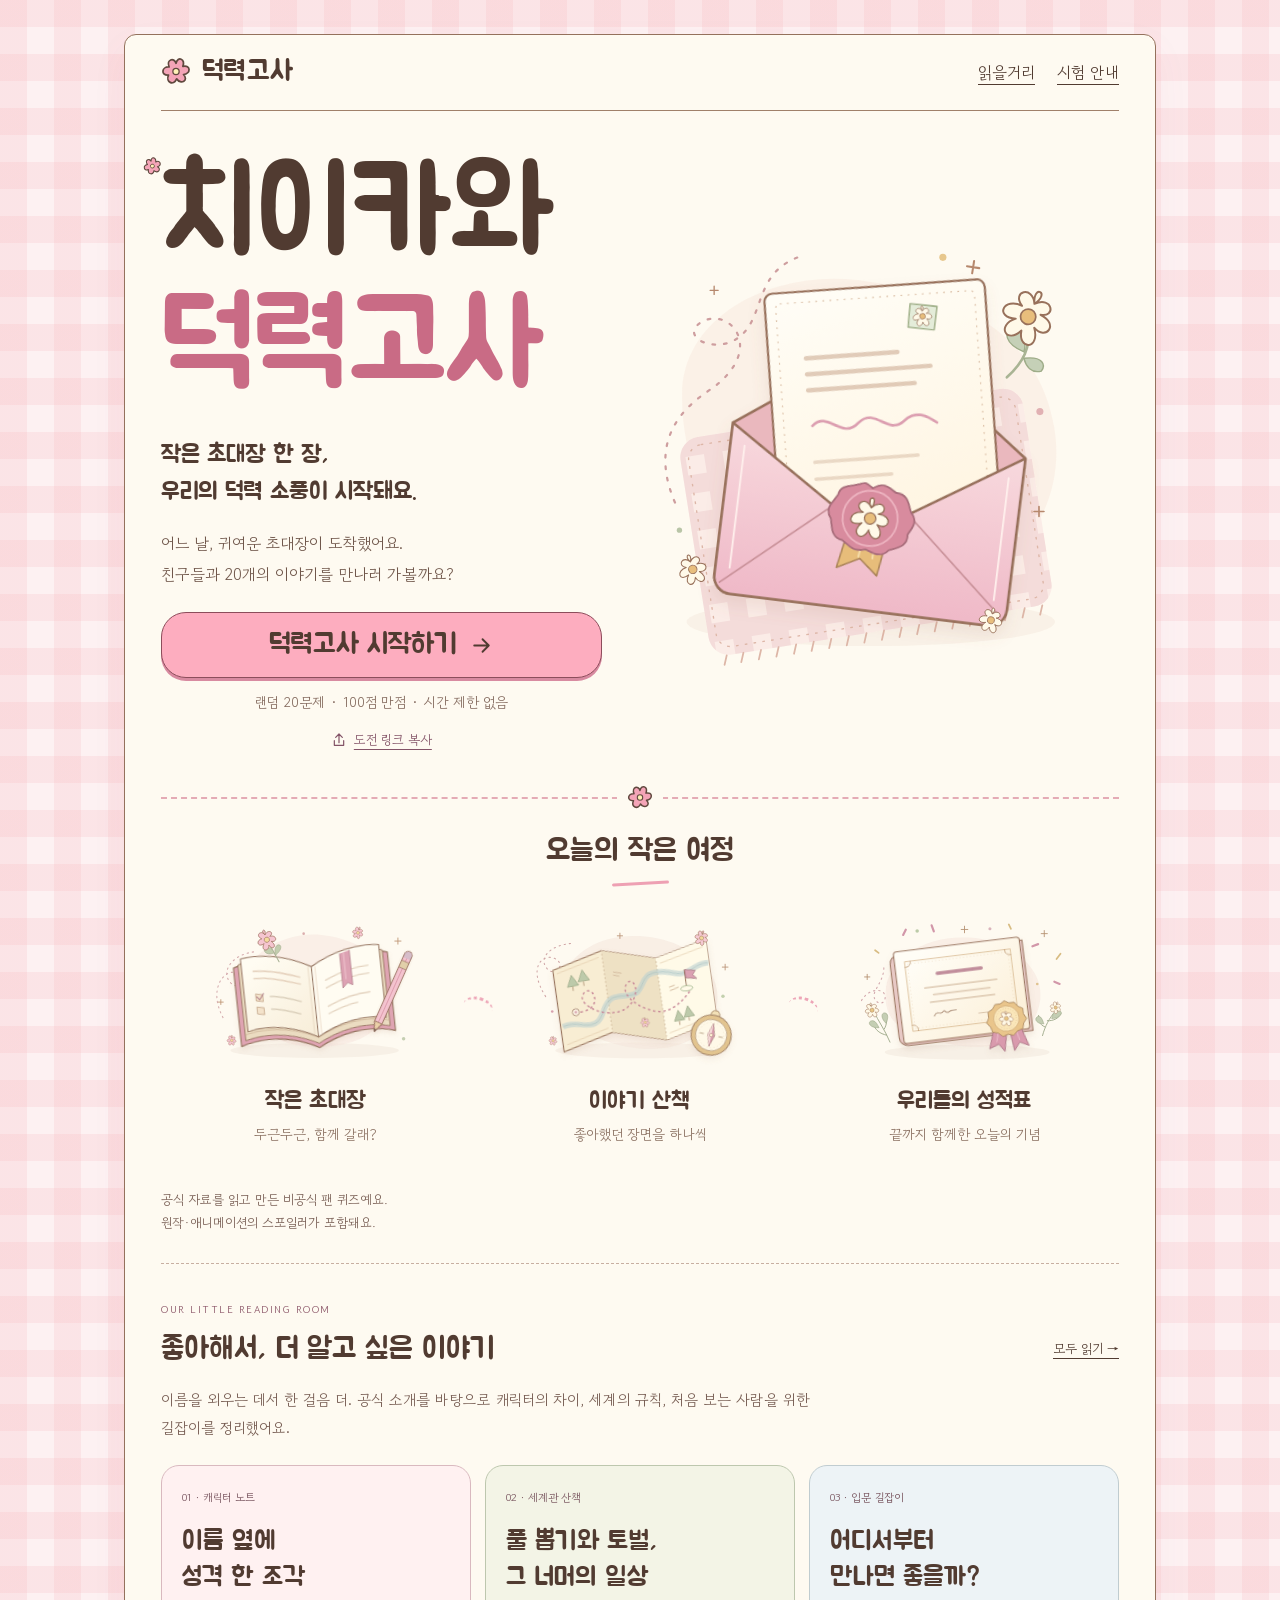
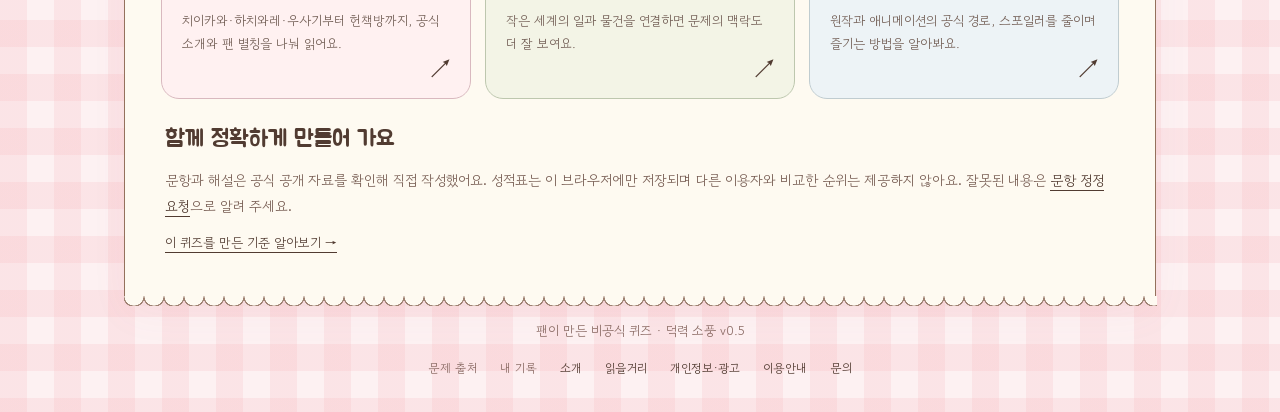
<file: index.html>
<!doctype html>
<html lang="ko">
<head>
  <meta charset="UTF-8">
  <meta name="viewport" content="width=device-width, initial-scale=1, viewport-fit=cover">
  <meta name="theme-color" content="#f9dbe0">
  <meta name="google-adsense-account" content="ca-pub-4959050536850164">
  <meta name="description" content="작은 초대장 한 장, 우리의 덕력 소풍이 시작돼요. 친구들과 랜덤 20문제를 풀고 나만의 덕력 성적표를 받아보세요. 비공식 팬 퀴즈.">
  <title>치이카와 덕력고사 · 우리들의 덕력 소풍</title>
  <meta name="robots" content="index,follow">
  <link rel="canonical" href="https://estona815.github.io">
  <meta property="og:type" content="website">
  <meta property="og:locale" content="ko_KR">
  <meta property="og:title" content="치이카와 덕력고사 · 우리들의 덕력 소풍">
  <meta property="og:description" content="작은 초대장 한 장, 친구들과 랜덤 20문제를 풀고 나만의 덕력 성적표를 받아보세요.">
  <meta property="og:url" content="https://estona815.github.io">
  <meta property="og:image" content="https://estona815.github.io/assets/social-card.png">
  <meta property="og:image:type" content="image/png">
  <meta property="og:image:width" content="1200">
  <meta property="og:image:height" content="630">
  <meta property="og:image:alt" content="꽃 인장이 있는 초대장과 치이카와 덕력고사 제목">
  <meta name="twitter:card" content="summary_large_image">
  <link rel="icon" href="./assets/flower.svg" type="image/svg+xml">
  <link rel="preload" href="./assets/Jua-Regular-subset.woff" as="font" type="font/woff" crossorigin>
  <link rel="preload" href="./assets/GowunDodum-Regular-subset.woff" as="font" type="font/woff" crossorigin>
  <link rel="stylesheet" href="./style.css">
  <link rel="stylesheet" href="./storybook.css">
</head>
<body data-screen="home">
  <a href="#app" class="skip-link">본문으로 건너뛰기</a>
  <div class="page">
    <div class="paper" id="paper">
      <header class="paper-header">
        <button class="brand" type="button" data-action="home" aria-label="덕력고사 첫 화면">
          <img src="./assets/flower.svg" width="29" height="29" alt="">
          <span>덕력고사</span>
        </button>
        <nav class="header-nav" aria-label="메뉴"><a class="guide-link" href="./guides/">읽을거리</a><button class="guide-link" type="button" data-action="guide">시험 안내</button></nav>
      </header>
      <main id="app" tabindex="-1" aria-live="off">
        <section class="loading"><img src="./assets/flower.svg" alt="" width="40" height="40"><h1>치이카와 덕력고사</h1><p>40개의 자작 문항에서 매번 랜덤 20문제.<br>정답과 출처를 확인하며, 좋아하는 세계를 조금 더 알아가요.</p><p>시간 제한 없이 풀고, 마지막에 나만의 성적표를 받아보세요.</p><a href="./guides/" class="reading-link">기다리는 동안 입문 가이드 읽기</a></section>
      </main>
      <section id="reading-room" class="reading-room" aria-labelledby="reading-title">
        <div class="reading-heading"><div><p class="eyebrow">OUR LITTLE READING ROOM</p><h2 id="reading-title">좋아해서, 더 알고 싶은 이야기</h2></div><a href="./guides/">모두 읽기 <span aria-hidden="true">→</span></a></div>
        <p class="reading-intro">이름을 외우는 데서 한 걸음 더. 공식 소개를 바탕으로 캐릭터의 차이, 세계의 규칙, 처음 보는 사람을 위한 길잡이를 정리했어요.</p>
        <div class="reading-cards">
          <a href="./guides/characters.html"><span class="reading-number">01 · 캐릭터 노트</span><h3>이름 옆에<br>성격 한 조각</h3><p>치이카와·하치와레·우사기부터 헌책방까지, 공식 소개와 팬 별칭을 나눠 읽어요.</p><span class="card-arrow" aria-hidden="true">↗</span></a>
          <a href="./guides/world.html"><span class="reading-number">02 · 세계관 산책</span><h3>풀 뽑기와 토벌,<br>그 너머의 일상</h3><p>작은 세계의 일과 물건을 연결하면 문제의 맥락도 더 잘 보여요.</p><span class="card-arrow" aria-hidden="true">↗</span></a>
          <a href="./guides/first-steps.html"><span class="reading-number">03 · 입문 길잡이</span><h3>어디서부터<br>만나면 좋을까?</h3><p>원작과 애니메이션의 공식 경로, 스포일러를 줄이며 즐기는 방법을 알아봐요.</p><span class="card-arrow" aria-hidden="true">↗</span></a>
        </div>
        <div class="editor-note"><h3>함께 정확하게 만들어 가요</h3><p>문항과 해설은 공식 공개 자료를 확인해 직접 작성했어요. 성적표는 이 브라우저에만 저장되며 다른 이용자와 비교한 순위는 제공하지 않아요. 잘못된 내용은 <a href="./contact.html">문항 정정 요청</a>으로 알려 주세요.</p><a href="./about.html">이 퀴즈를 만든 기준 알아보기 →</a></div>
      </section>
    </div>
    <footer class="site-footer">
      <p>팬이 만든 비공식 퀴즈 · 덕력 소풍 v0.5</p>
      <nav class="footer-links" aria-label="사이트 안내"><button type="button" data-action="sources">문제 출처</button><button type="button" data-action="history">내 기록</button><a href="./about.html">소개</a><a href="./guides/">읽을거리</a><a href="./privacy.html">개인정보·광고</a><a href="./terms.html">이용안내</a><a href="./contact.html">문의</a></nav>
    </footer>
  </div>
  <dialog id="modal" class="modal" aria-labelledby="modal-title"><div id="modal-body"></div></dialog>
  <div class="toast" id="toast" role="status" aria-live="polite"></div>
  <noscript>이 퀴즈를 풀려면 브라우저에서 JavaScript를 켜 주세요.</noscript>
  <script type="module" src="./app.js"></script>
</body>
</html>
</file>
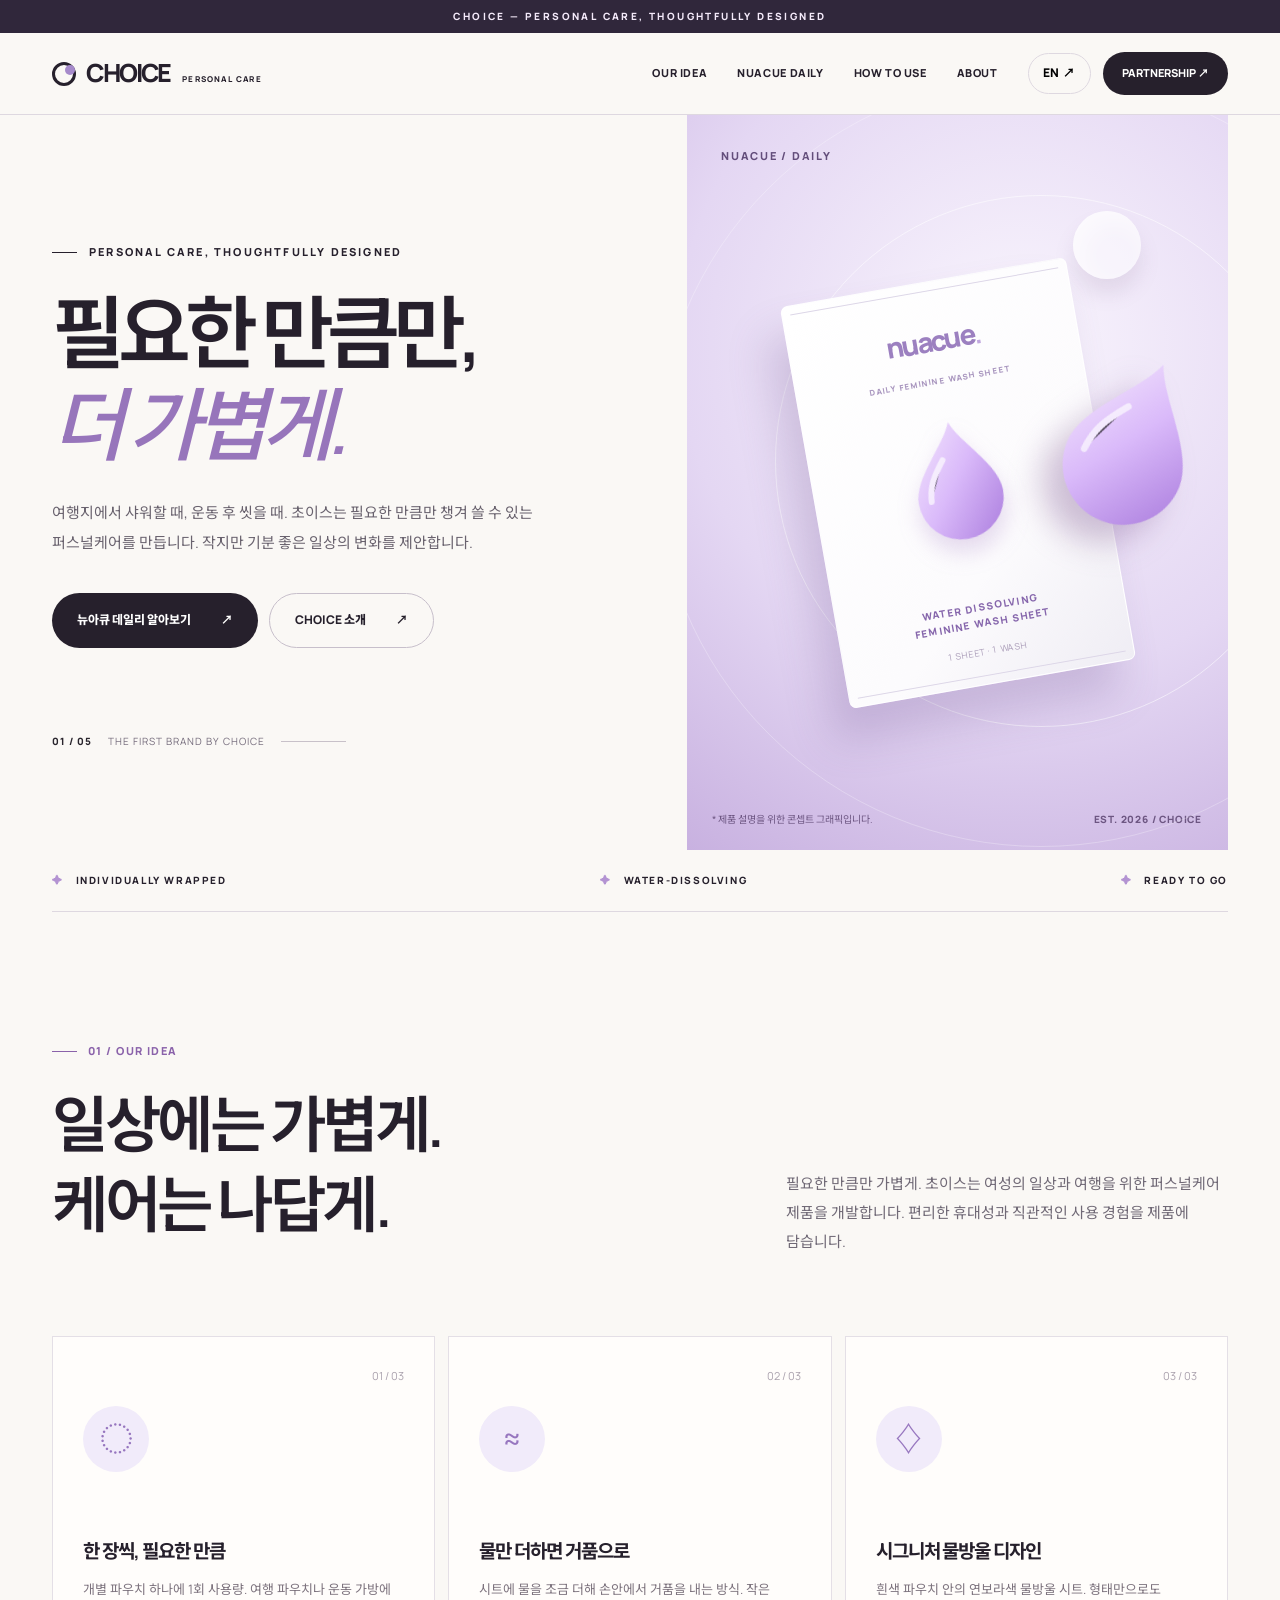
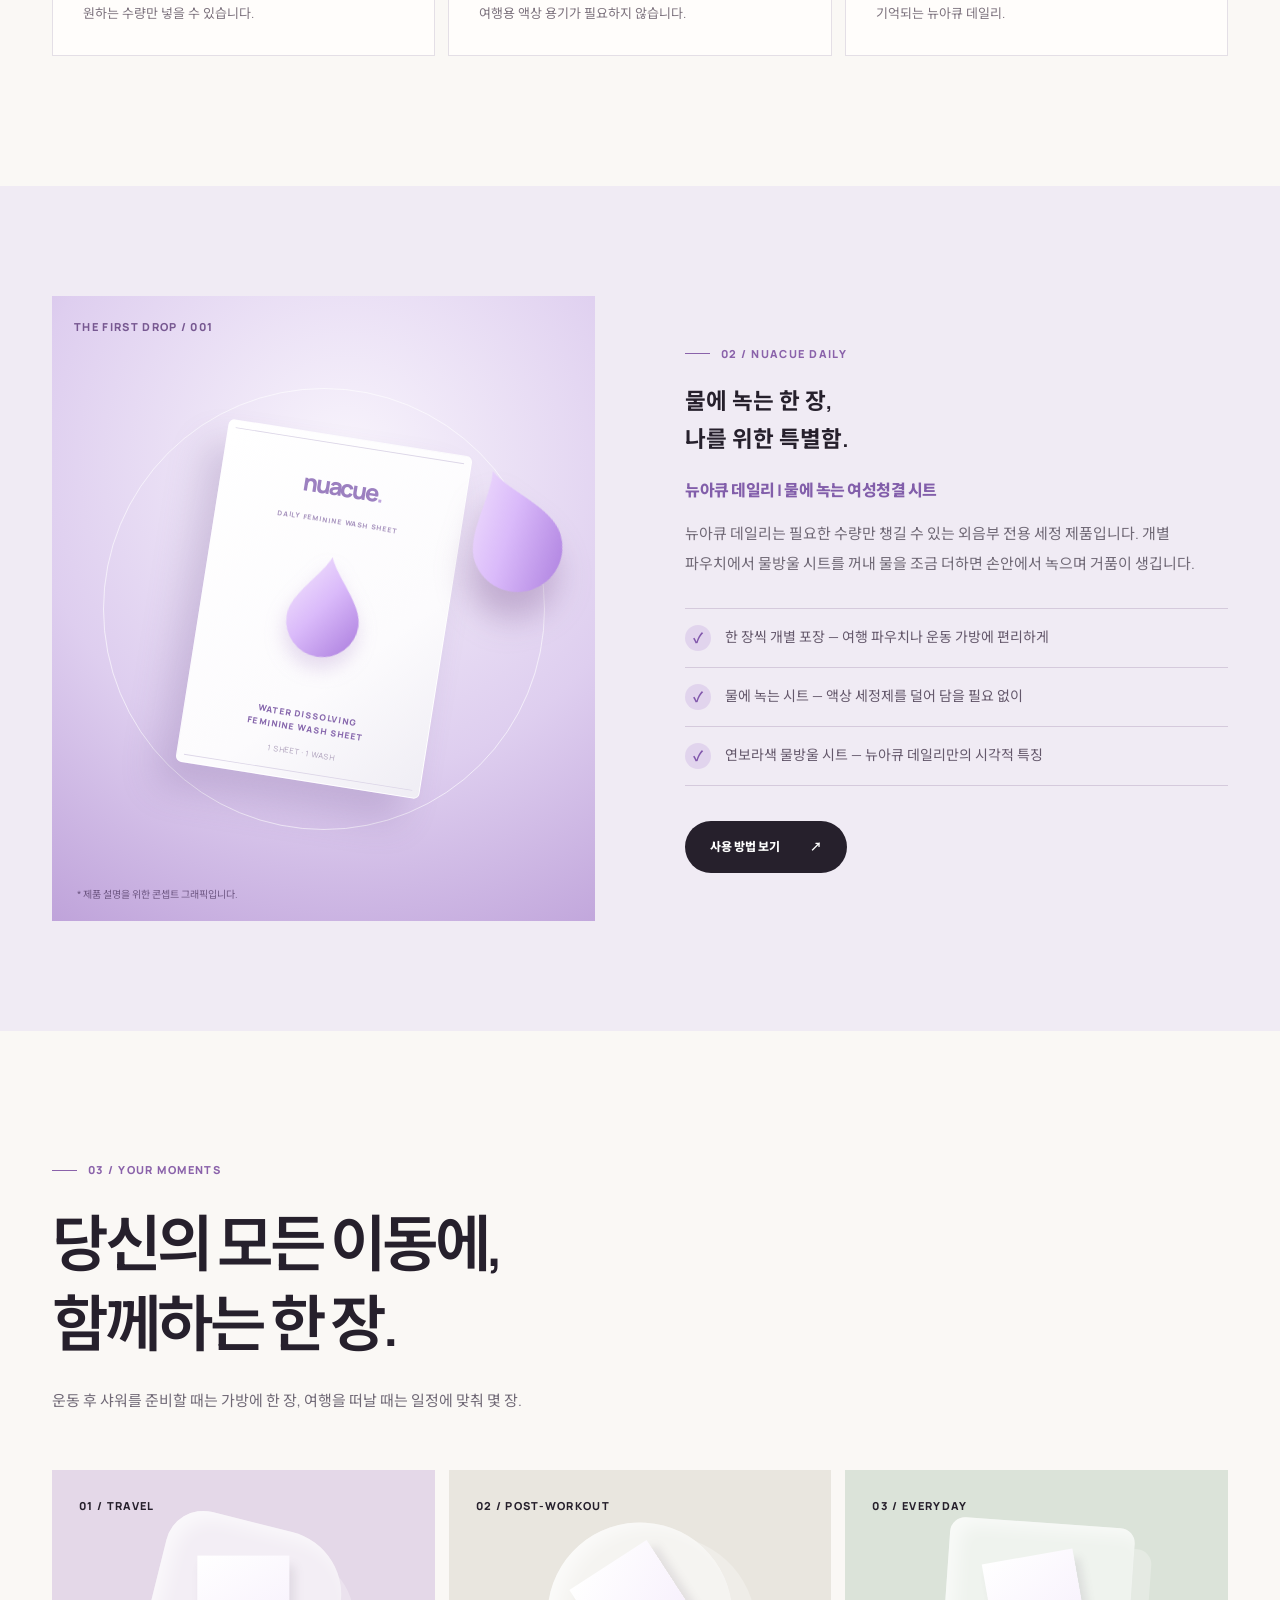
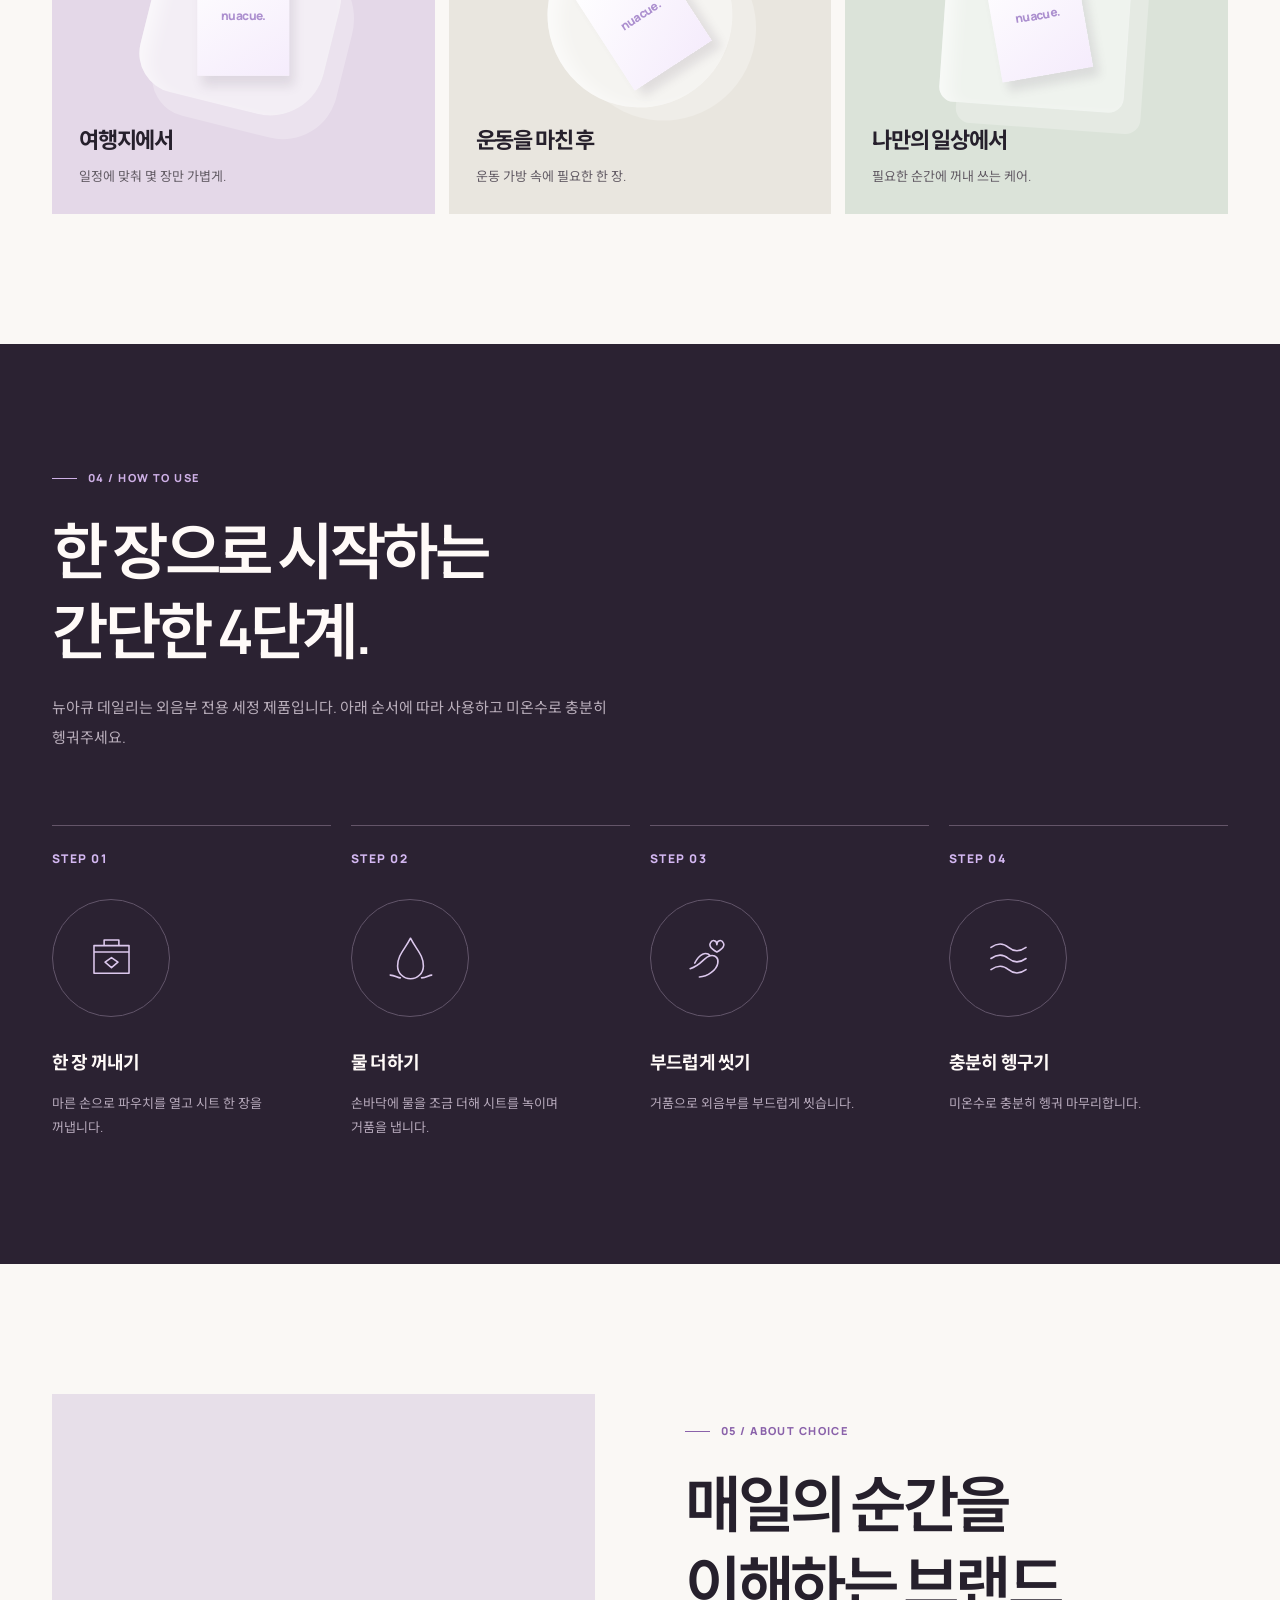
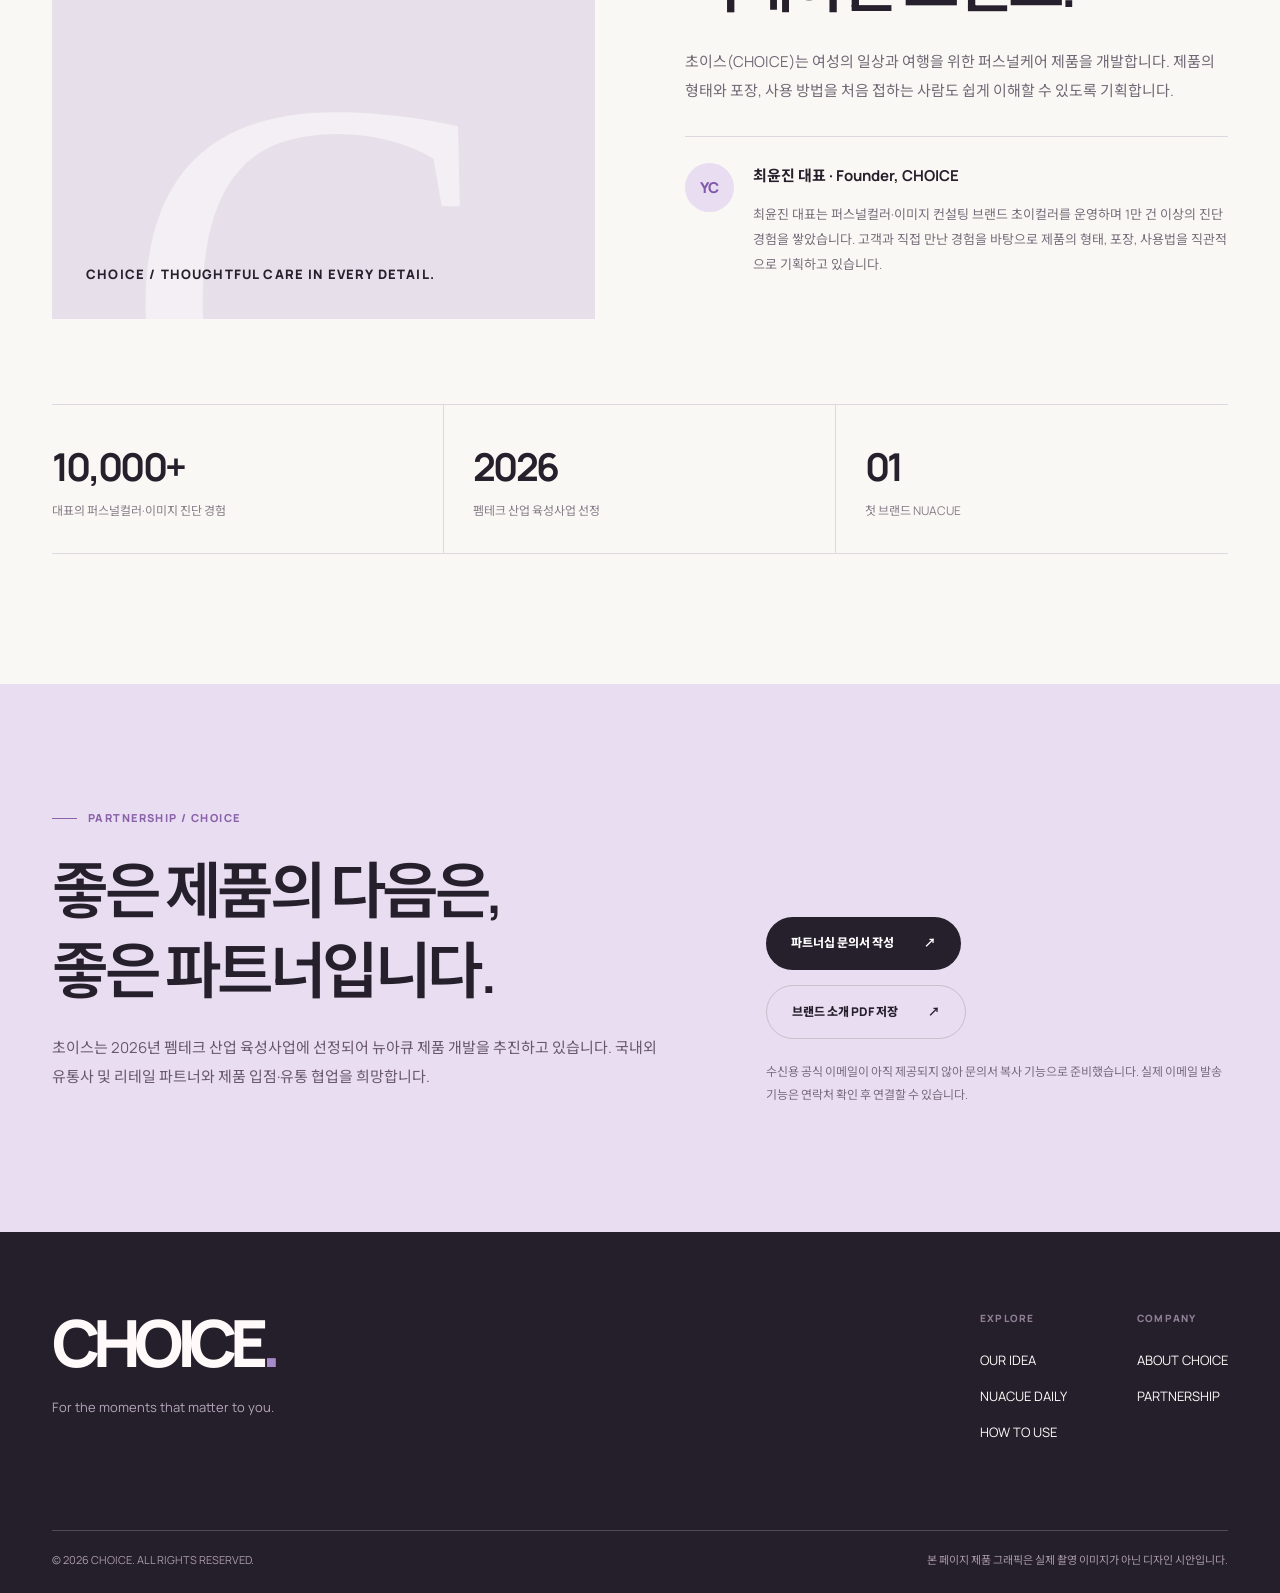
<file: choice-nuacue/index.html>
<!doctype html>
<html lang="ko">
<head>
<meta charset="utf-8">
<meta name="viewport" content="width=device-width, initial-scale=1">
<meta name="theme-color" content="#faf8f5">
<meta name="description" content="CHOICE의 첫 번째 퍼스널케어 브랜드 NUACUE. 물에 녹는 한 장, 나를 위한 특별함.">
<meta property="og:type" content="website">
<meta property="og:site_name" content="CHOICE">
<meta property="og:title" content="CHOICE × NUACUE DAILY">
<meta property="og:description" content="Thoughtfully designed personal care for everyday life and travel.">
<title>CHOICE — NUACUE Daily | 물에 녹는 한 장</title>
<link rel="preconnect" href="https://fonts.googleapis.com">
<link rel="preconnect" href="https://fonts.gstatic.com" crossorigin>
<link href="https://fonts.googleapis.com/css2?family=DM+Sans:wght@400;500;600;700&family=Manrope:wght@400;500;600;700;800&family=Noto+Sans+KR:wght@400;500;600;700&display=swap" rel="stylesheet">
<style>
:root{--bg:#faf8f5;--ink:#26202c;--muted:#706976;--lav:#eee6f7;--vio:#8e6fb4;--deep:#33283d;--line:#ded8e0;--cream:#fffefd;scroll-behavior:smooth}*{box-sizing:border-box}body{margin:0;background:var(--bg);color:var(--ink);font:400 15px/1.7 'Manrope','Noto Sans KR',sans-serif;-webkit-font-smoothing:antialiased}button,input,select,textarea{font:inherit}a{text-decoration:none;color:inherit}button{cursor:pointer}button:focus-visible,a:focus-visible,input:focus-visible,textarea:focus-visible,select:focus-visible{outline:3px solid #b79add;outline-offset:3px}.shell{width:min(1392px,calc(100% - 104px));margin:0 auto}section[id]{scroll-margin-top:85px}.topbar{background:#30273b;color:#f4eafa;text-align:center;padding:8px 16px;font-size:10px;letter-spacing:.24em;font-weight:800}.headerwrap{position:sticky;top:0;z-index:100;background:rgba(250,248,245,.97);backdrop-filter:blur(18px);border-bottom:1px solid var(--line)}header{height:81px;display:flex;align-items:center;justify-content:space-between;gap:30px}.wordmark{display:flex;align-items:center;font-size:25px;font-weight:800;letter-spacing:-.085em;gap:10px}.brand-dot{height:24px;width:24px;border:3px solid var(--ink);border-radius:50%;position:relative}.brand-dot:after{content:'';height:10px;width:10px;background:#a68acb;border-radius:50%;position:absolute;top:0;right:-2px}.wordmark small{font-size:8px;letter-spacing:.15em;margin:11px 0 0 2px;font-weight:800}nav.primary{display:flex;gap:30px;margin-left:auto;font-size:11px;font-weight:800;letter-spacing:.055em}nav.primary a:hover{color:var(--vio)}.headerbuttons{display:flex;align-items:center;gap:12px}.language{border:1px solid var(--line);background:transparent;border-radius:30px;padding:9px 14px;font-size:12px;font-weight:800;letter-spacing:.07em}.headercta{border-radius:30px;background:var(--ink);color:white;padding:12px 19px;font-size:11px;font-weight:800}.hamburger{border:1px solid var(--line);border-radius:50%;background:transparent;width:40px;height:40px;display:none;font-size:21px;line-height:1}.mobilemenu{display:none;padding:13px 0 24px}.mobilemenu a{display:block;padding:12px 0;border-bottom:1px solid var(--line);font-weight:700}.mobilemenu.open{display:block}.hero{display:grid;grid-template-columns:1.08fr .92fr;min-height:735px}.hero-copy{align-self:center;padding:95px 45px 67px 0}.eyebrow{font-size:11px;letter-spacing:.2em;font-weight:800;display:flex;gap:12px;align-items:center}.eyebrow:before,.section-kicker:before{content:'';width:25px;height:1px;background:currentColor;display:inline-block}.hero h1{font-size:clamp(53px,6.2vw,96px);line-height:1.16;letter-spacing:-.083em;font-weight:600;margin:24px 0 28px;word-break:keep-all}.hero h1 em{font-style:italic;font-weight:500;color:#9775bb}.hero-desc{font-size:15px;line-height:2;color:#69626e;max-width:525px;word-break:keep-all}.actions{display:flex;flex-wrap:wrap;gap:11px;margin-top:35px}.button{border:none;display:inline-flex;align-items:center;justify-content:space-between;gap:30px;border-radius:45px;padding:16px 25px;font-size:12px;font-weight:800;transition:transform .2s,background .2s;white-space:nowrap}.button:hover{transform:translateY(-3px)}.solid{background:var(--ink);color:white}.solid:hover{background:#644d7b}.outline{border:1px solid #c7bfcb;background:transparent;color:var(--ink)}.hero-foot{display:flex;gap:16px;align-items:center;margin-top:85px;color:#756c7c;font-size:10px;letter-spacing:.1em}.hero-foot:before{content:'01 / 05';font-weight:800;color:#29252d}.hero-foot:after{content:'';height:1px;width:65px;background:#c8c1c9;order:1}.stage{background:radial-gradient(circle at 61% 31%,#f9f5fd,#e4d7f3 56%,#c8b1e0);position:relative;min-height:650px;overflow:hidden;display:flex;align-items:center;justify-content:center;isolation:isolate}.stage:before{content:'';position:absolute;border:1px solid rgba(255,255,255,.53);width:530px;height:530px;border-radius:50%;transform:translate(83px,-22px)}.stage:after{content:'';position:absolute;border:1px solid rgba(255,255,255,.27);width:770px;height:770px;border-radius:50%;transform:translate(83px,-22px)}.stagemark{position:absolute;top:32px;left:34px;color:#634d7b;font-size:11px;font-weight:800;letter-spacing:.16em}.visualnote{position:absolute;bottom:22px;left:25px;color:#6d5682;font-size:10px;max-width:245px}.stageno{position:absolute;bottom:22px;right:26px;font-size:10px;font-weight:800;letter-spacing:.08em;color:#6d5682}.bubbles{position:absolute;width:68px;height:68px;border-radius:50%;background:rgba(255,255,255,.5);right:16%;top:13%;box-shadow:inset 8px 10px 24px #fff9,0 15px 20px #7a5b8a22}.pouch{position:relative;width:290px;height:408px;background:linear-gradient(135deg,#fff,#fcfbfd 65%,#efedf4);border-radius:7px;border:1px solid #ffffffc4;box-shadow:-20px 30px 42px #6d4e8e3d;transform:rotate(-10deg);z-index:2;display:flex;align-items:center;flex-direction:column;padding:35px 20px 25px}.pouch:before,.pouch:after{content:'';position:absolute;left:8px;right:8px;height:1px;background:#ddd7e8}.pouch:before{top:8px}.pouch:after{bottom:8px}.pouch-brand{font-size:28px;letter-spacing:-.085em;font-weight:800;color:#9c80c0}.pouch-brand b{color:#c0a7de}.pouch-topline{font-size:8px;font-weight:800;letter-spacing:.15em;margin-top:9px;color:#a996bf}.droplet{width:95px;height:133px;margin-top:29px;filter:drop-shadow(0 13px 11px #9d73c142)}.droplet.floating{position:absolute;right:5%;top:28%;width:138px;height:185px;transform:rotate(22deg);filter:drop-shadow(-13px 24px 16px #86649a64);z-index:3}.pouch-type{font-size:10px;text-align:center;letter-spacing:.13em;font-weight:800;color:#8666ac;line-height:1.6;margin-top:auto}.pouch-bottom{font-size:9px;color:#aa9cb8;margin-top:13px;letter-spacing:.07em}.minirow{display:flex;justify-content:space-between;gap:18px;padding:22px 0;border-bottom:1px solid var(--line);font-size:10px;font-weight:800;letter-spacing:.16em}.minirow span:before{content:'✦';color:#b393d2;margin-right:12px}.section{padding:130px 0}.section-kicker{display:flex;gap:11px;align-items:center;color:#8a62aa;font-size:11px;font-weight:800;letter-spacing:.13em}.section h2,.partner h2{font-size:clamp(36px,4.8vw,67px);line-height:1.3;letter-spacing:-.073em;font-weight:600;word-break:keep-all;margin:23px 0}.section-description{font-size:15px;line-height:1.95;color:var(--muted);max-width:620px;word-break:keep-all}.intro-head{display:grid;grid-template-columns:1.2fr .8fr;gap:70px;align-items:end;margin-bottom:70px}.intro-head>.section-description{margin-bottom:10px}.cards3{display:grid;grid-template-columns:repeat(3,1fr);gap:13px}.feature{min-height:320px;background:#fffdfb;border:1px solid #e4dfe6;padding:30px;display:flex;flex-direction:column;transition:transform .2s}.feature:hover{transform:translateY(-5px)}.feature .index{font-size:11px;color:#aaa1ad;text-align:right}.feature .symbol{display:flex;align-items:center;justify-content:center;width:66px;height:66px;border-radius:50%;background:#f1ebfa;color:#9776bf;font-size:33px;font-weight:400;margin-top:20px}.feature h3{font-size:19px;letter-spacing:-.055em;margin:auto 0 11px}.feature p{color:#7d737e;font-size:13px;line-height:1.83;margin:0;word-break:keep-all}.product{background:#f0ebf4;padding:110px 0}.productgrid{display:grid;grid-template-columns:1fr 1fr;gap:90px;align-items:center}.productvisual{height:625px;background:radial-gradient(circle at 54% 26%,#f8f4fc,#deceef 58%,#bfa3da);display:flex;align-items:center;justify-content:center;position:relative;overflow:hidden}.productvisual:before{content:'';position:absolute;width:440px;height:440px;border:1px solid #ffffffa0;border-radius:50%}.productvisual .pouch{transform:rotate(9deg) scale(.85)}.productvisual .droplet.floating{width:100px;top:18%;right:6%;transform:rotate(-18deg)}.productvisual .visualnote{bottom:18px}.productvisual .visualindex{position:absolute;top:22px;left:22px;color:#775891;font-size:11px;letter-spacing:.12em;font-weight:800}.productdetails .subtitle{color:#825eaa;font-weight:800;font-size:16px;letter-spacing:-.03em}.benefits{border-top:1px solid #d5cadc;margin-top:30px}.benefit{display:flex;align-items:start;gap:14px;padding:16px 0;border-bottom:1px solid #d5cadc;font-size:14px;color:#64586b;line-height:1.75}.benefit b{background:#e1d4ed;color:#8056ab;width:26px;height:26px;border-radius:50%;display:grid;place-items:center;flex-shrink:0}.moments-grid{display:grid;grid-template-columns:repeat(3,1fr);gap:14px;margin-top:55px}.moment{height:344px;padding:27px;display:flex;flex-direction:column;position:relative;overflow:hidden}.moment:nth-child(1){background:#e4d8e8}.moment:nth-child(2){background:#e9e6df}.moment:nth-child(3){background:#dbe3d9}.moment .index{font-size:11px;font-weight:800;letter-spacing:.12em}.moment-art{position:absolute;width:185px;height:185px;border-radius:38px 65px 55px 40px;background:#ffffff91;left:50%;top:42%;transform:translate(-50%,-50%) rotate(14deg);box-shadow:18px 20px #ffffff42,inset 10px 7px 18px #fff9}.moment-art:after{content:'nuacue.';position:absolute;left:50%;top:50%;transform:translate(-50%,-50%) rotate(-14deg);height:120px;width:92px;background:linear-gradient(150deg,#fff,#f5ecfc);box-shadow:5px 10px 10px #64546b24;color:#ac8fcf;font-size:12px;letter-spacing:-.05em;font-weight:800;display:flex;align-items:center;justify-content:center}.moment:nth-child(2) .moment-art{border-radius:50%;transform:translate(-50%,-50%) rotate(-19deg)}.moment:nth-child(3) .moment-art{border-radius:15px;transform:translate(-50%,-50%) rotate(4deg)}.moment h3{margin:auto 0 0;font-size:22px;letter-spacing:-.055em;position:relative}.moment p{margin:6px 0 0;font-size:13px;color:#625b64;position:relative}.how{padding:125px 0;background:#2b2232;color:#fffaf8}.how .section-kicker{color:#ceb0e6}.how .section-description{color:#b9aebb}.steps{display:grid;grid-template-columns:repeat(4,1fr);gap:20px;margin-top:73px}.step{border-top:1px solid #645569;padding-top:23px}.step .index{font-size:12px;color:#d4b8f2;font-weight:800;letter-spacing:.12em}.step-icon{width:118px;height:118px;border-radius:50%;border:1px solid #62556a;display:grid;place-items:center;margin:30px 0;color:#dcc8ed}.step-icon svg{width:59px;height:59px;fill:none;stroke:currentColor;stroke-width:1.7;stroke-linecap:round;stroke-linejoin:round}.step h3{font-size:18px;letter-spacing:-.045em;margin:0 0 13px}.step p{font-size:13px;line-height:1.85;color:#b5a8ba;max-width:220px;margin:0;word-break:keep-all}.aboutgrid{display:grid;grid-template-columns:1fr 1fr;gap:90px;align-items:center}.about-art{height:525px;background:#e7dfe9;position:relative;overflow:hidden;padding:34px;display:flex;align-items:flex-end}.about-art:before{content:'C';font-size:560px;position:absolute;font-family:Georgia,serif;color:#ffffff80;left:13%;bottom:-255px;line-height:1}.about-art>div{position:relative;font-size:13px;letter-spacing:.09em;font-weight:800}.founder{display:flex;align-items:start;gap:19px;margin-top:31px;padding-top:26px;border-top:1px solid var(--line)}.avatar{width:49px;height:49px;border-radius:50%;background:#e9ddf2;color:#805bab;display:grid;place-items:center;font-weight:800;flex-shrink:0}.founder strong{font-size:15px;display:block}.founder p{font-size:13px;color:#776e7b;line-height:1.95}.stats{display:grid;grid-template-columns:repeat(3,1fr);border-top:1px solid var(--line);border-bottom:1px solid var(--line);margin-top:85px}.stat{padding:29px;border-right:1px solid var(--line)}.stat:first-child{padding-left:0}.stat:last-child{border:0}.stat b{font-size:clamp(31px,3vw,47px);letter-spacing:-.07em}.stat p{font-size:12px;color:#867c89;margin:2px 0}.partner{padding:125px 0;background:#e9ddf2}.partnergrid{display:grid;grid-template-columns:1.15fr .85fr;align-items:end;gap:88px}.partner .section-description{color:#68576d}.partner-right{display:flex;flex-direction:column;gap:15px;align-items:flex-start}.partner-note{font-size:12px;color:#786d7c;line-height:1.9;margin:7px 0 0}.footer{background:#251e2b;color:#fffaf9;padding:78px 0 23px}.foot-top{display:flex;justify-content:space-between;gap:40px;padding-bottom:87px}.foot-title{font-size:65px;letter-spacing:-.105em;font-weight:800;line-height:1}.foot-title span{color:#a78ac9}.foot-tagline{color:#b4a6ba;font-size:13px;margin-top:21px}.foot-nav{display:flex;gap:70px}.foot-nav>div{display:flex;flex-direction:column;gap:14px}.foot-nav small{color:#8f8096;letter-spacing:.12em;font-size:10px;font-weight:800;margin-bottom:8px}.foot-nav a{font-size:13px}.foot-bottom{padding-top:20px;border-top:1px solid #54475c;color:#a99bab;font-size:11px;display:flex;justify-content:space-between;gap:20px}dialog{width:min(560px,calc(100% - 25px));max-height:88vh;border:0;border-radius:15px;padding:0;box-shadow:0 30px 70px #1b122a77;color:var(--ink)}dialog::backdrop{background:#21182cb2;backdrop-filter:blur(4px)}.dialogbody{padding:36px;overflow:auto;max-height:88vh}.dialoghead{display:flex;justify-content:space-between;align-items:start;gap:20px}.dialoghead h2{font-size:30px;letter-spacing:-.065em;margin:6px 0 5px}.dialoghead p{font-size:12px;color:var(--muted);margin:0 0 23px}.close{width:38px;height:38px;border:1px solid var(--line);border-radius:50%;background:transparent;font-size:21px}.fields{display:grid;grid-template-columns:1fr 1fr;gap:15px}.field{display:flex;flex-direction:column;gap:7px}.field.wide{grid-column:1/-1}.field label{font-size:12px;font-weight:800}.field input,.field select,.field textarea{width:100%;border:1px solid #d8d0dc;padding:11px 12px;border-radius:6px;background:#fff;font-size:13px;min-width:0}.field textarea{resize:vertical;min-height:104px}.dialoghint{font-size:11px;color:#877d8a;line-height:1.8}.status{padding:11px 13px;background:#eee5f5;color:#684e7f;font-size:12px;border-radius:6px;margin-top:15px}.status[hidden]{display:none}.skip{position:absolute;left:0;top:-100px;background:white;z-index:999;padding:10px}.skip:focus{top:0}.reveal{opacity:0;transform:translateY(20px);transition:opacity .7s,transform .7s}.reveal.visible{opacity:1;transform:none}
@media(max-width:1080px){.shell{width:calc(100% - 68px)}nav.primary{gap:14px}.hero h1{font-size:70px}.hero-copy{padding-right:24px}.productgrid,.aboutgrid{gap:45px}.partnergrid{gap:40px}}
@media(max-width:820px){.shell{width:calc(100% - 48px)}header{height:72px}.primary,.headercta{display:none!important}.hamburger{display:block}.hero{grid-template-columns:1fr}.hero-copy{padding:78px 0 55px}.hero h1{font-size:clamp(58px,10vw,83px)}.hero-foot{margin-top:50px}.stage{min-height:570px}.intro-head,.productgrid,.aboutgrid,.partnergrid{grid-template-columns:1fr;gap:35px}.section{padding:97px 0}.product{padding:95px 0}.productvisual{height:570px}.steps{grid-template-columns:repeat(2,1fr);gap:42px}.moment{height:310px}.feature{padding:20px}.feature h3{font-size:17px}.partner{padding:100px 0}.foot-top{padding-bottom:56px}}
@media(max-width:570px){.shell{width:calc(100% - 38px)}.topbar{font-size:8px;letter-spacing:.1em}.wordmark{font-size:22px}.wordmark small{display:none}.headerbuttons{gap:7px}.language{padding:8px 11px}.hero-copy{padding:61px 0 52px}.hero h1{font-size:clamp(47px,12.6vw,65px)}.hero-desc,.section-description{font-size:14px}.button{padding:15px 20px;gap:18px;font-size:11px}.stage{min-height:460px}.stage .pouch{transform:rotate(-10deg) scale(.72)}.stage .droplet.floating{width:103px;height:139px;right:0;top:26%}.stagemark{top:21px;left:19px}.visualnote{left:19px;font-size:9px;bottom:18px;max-width:180px}.stageno{right:16px;bottom:18px}.minirow span:nth-child(2),.minirow span:nth-child(3){display:none}.section{padding:81px 0}.section h2,.partner h2{font-size:40px}.intro-head{margin-bottom:38px}.cards3,.moments-grid{grid-template-columns:1fr;gap:10px}.feature{min-height:245px;padding:25px}.feature .symbol{margin:5px 0 15px}.moment{height:285px}.moment-art{width:155px;height:155px}.product{padding:77px 0}.productvisual{height:415px}.productvisual .pouch{transform:rotate(8deg) scale(.7)}.productvisual .droplet.floating{width:80px;top:14%;right:2%}.steps{gap:30px 14px;margin-top:51px}.how{padding:85px 0}.step-icon{width:89px;height:89px;margin:23px 0}.step-icon svg{width:43px}.step h3{font-size:15px}.step p{font-size:12px}.about-art{height:340px}.about-art:before{font-size:450px;bottom:-190px}.stats{margin-top:50px}.stat{padding:16px 9px}.stat b{font-size:26px}.stat p{font-size:10px}.partner{padding:86px 0}.footer{padding:58px 0 23px}.foot-top{flex-direction:column;gap:45px}.foot-title{font-size:54px}.foot-nav{gap:55px}.foot-bottom{flex-direction:column;gap:8px}.dialogbody{padding:25px 20px}.fields{grid-template-columns:1fr}.field.wide{grid-column:auto}}
@media(prefers-reduced-motion:reduce){*,*:before,*:after{scroll-behavior:auto!important;transition:none!important;animation:none!important}.reveal{opacity:1;transform:none}}
@media print{.topbar,.headerwrap,.actions,.partner-right,.hamburger,dialog{display:none!important}.shell{width:100%}.section,.partner,.how{padding:35px 0}.stage,.productvisual{min-height:360px;height:360px}.hero{min-height:0}.stage .pouch,.productvisual .pouch{transform:scale(.65)}.reveal{opacity:1;transform:none}.feature,.moment,.step{break-inside:avoid}.footer{padding:25px 0}@page{size:A4;margin:12mm}}
</style>
</head>
<body>
<a class="skip" href="#main" data-i18n="skip">본문으로 건너뛰기</a>
<div class="topbar">CHOICE — PERSONAL CARE, THOUGHTFULLY DESIGNED</div>
<div class="headerwrap"><header class="shell"><a class="wordmark" href="#home"><span class="brand-dot"></span>CHOICE<small>PERSONAL CARE</small></a><nav class="primary" aria-label="Main navigation"><a href="#philosophy" data-i18n="navIdea">OUR IDEA</a><a href="#product">NUACUE DAILY</a><a href="#how" data-i18n="navHow">HOW TO USE</a><a href="#about" data-i18n="navAbout">ABOUT</a></nav><div class="headerbuttons"><button id="lang" class="language" aria-label="Switch to English">EN ↗</button><a class="headercta" href="#partner" data-i18n="navPartner">PARTNERSHIP ↗</a><button id="hamburger" class="hamburger" aria-label="Open navigation" aria-expanded="false">☰</button></div></header><nav class="mobilemenu shell" id="mobilemenu" aria-label="Mobile navigation"><a href="#philosophy" data-i18n="navIdea">OUR IDEA</a><a href="#product">NUACUE DAILY</a><a href="#how" data-i18n="navHow">HOW TO USE</a><a href="#about" data-i18n="navAbout">ABOUT CHOICE</a><a href="#partner" data-i18n="navPartner">PARTNERSHIP ↗</a></nav></div>
<main id="main">
<section class="hero shell" id="home"><div class="hero-copy"><div class="eyebrow">PERSONAL CARE, THOUGHTFULLY DESIGNED</div><h1><span data-i18n="hero1">필요한 만큼만,</span><br><em data-i18n="hero2">더 가볍게.</em></h1><p class="hero-desc" data-i18n="heroText">여행지에서 샤워할 때, 운동 후 씻을 때. 초이스는 필요한 만큼만 챙겨 쓸 수 있는 퍼스널케어를 만듭니다. 작지만 기분 좋은 일상의 변화를 제안합니다.</p><div class="actions"><a class="button solid" href="#product"><span data-i18n="heroButton">뉴아큐 데일리 알아보기</span><span>↗</span></a><a class="button outline" href="#about"><span data-i18n="aboutButton">CHOICE 소개</span><span>↗</span></a></div><div class="hero-foot">THE FIRST BRAND BY CHOICE</div></div><div class="stage" role="img" aria-label="Illustrative white NUACUE Daily pouch and lavender wash sheet"><span class="stagemark">NUACUE / DAILY</span><div class="bubbles"></div><div class="pouch"><div class="pouch-brand">nuacue<b>.</b></div><div class="pouch-topline">DAILY FEMININE WASH SHEET</div><svg class="droplet" viewBox="0 0 80 110" aria-hidden="true"><defs><linearGradient id="g1" x1="0" y1="0" x2="1" y2="1"><stop stop-color="#f6eafd"/><stop offset=".48" stop-color="#dabafa"/><stop offset="1" stop-color="#aa7cdd"/></linearGradient></defs><path d="M40 5C33 24 4 47 4 69a36 36 0 0 0 72 0C76 47 47 24 40 5Z" fill="url(#g1)"/><path d="M30 36C20 49 16 56 15 69" stroke="#fff" stroke-width="5" stroke-linecap="round" opacity=".67"/></svg><div class="pouch-type">WATER DISSOLVING<br>FEMININE WASH SHEET</div><div class="pouch-bottom">1 SHEET · 1 WASH</div></div><svg class="droplet floating" viewBox="0 0 80 110" aria-hidden="true"><path d="M40 5C33 24 4 47 4 69a36 36 0 0 0 72 0C76 47 47 24 40 5Z" fill="url(#g1)"/><path d="M30 36C20 49 16 56 15 69" stroke="#fff" stroke-width="4" stroke-linecap="round" opacity=".65"/></svg><span class="visualnote" data-i18n="concept">* 제품 설명을 위한 콘셉트 그래픽입니다.</span><span class="stageno">EST. 2026 / CHOICE</span></div></section>
<div class="minirow shell"><span>INDIVIDUALLY WRAPPED</span><span>WATER-DISSOLVING</span><span>READY TO GO</span></div>
<section id="philosophy" class="section shell"><div class="intro-head reveal"><div><div class="section-kicker">01 / OUR IDEA</div><h2 data-i18n-html="ideaTitle">일상에는 가볍게.<br>케어는 나답게.</h2></div><p class="section-description" data-i18n="ideaText">필요한 만큼만 가볍게. 초이스는 여성의 일상과 여행을 위한 퍼스널케어 제품을 개발합니다. 편리한 휴대성과 직관적인 사용 경험을 제품에 담습니다.</p></div><div class="cards3"><article class="feature reveal"><span class="index">01 / 03</span><span class="symbol">◌</span><h3 data-i18n="feature1title">한 장씩, 필요한 만큼</h3><p data-i18n="feature1text">개별 파우치 하나에 1회 사용량. 여행 파우치나 운동 가방에 원하는 수량만 넣을 수 있습니다.</p></article><article class="feature reveal"><span class="index">02 / 03</span><span class="symbol">≈</span><h3 data-i18n="feature2title">물만 더하면 거품으로</h3><p data-i18n="feature2text">시트에 물을 조금 더해 손안에서 거품을 내는 방식. 작은 여행용 액상 용기가 필요하지 않습니다.</p></article><article class="feature reveal"><span class="index">03 / 03</span><span class="symbol">♢</span><h3 data-i18n="feature3title">시그니처 물방울 디자인</h3><p data-i18n="feature3text">흰색 파우치 안의 연보라색 물방울 시트. 형태만으로도 기억되는 뉴아큐 데일리.</p></article></div></section>
<section id="product" class="product"><div class="productgrid shell"><div class="productvisual reveal"><span class="visualindex">THE FIRST DROP / 001</span><div class="pouch"><div class="pouch-brand">nuacue<b>.</b></div><div class="pouch-topline">DAILY FEMININE WASH SHEET</div><svg class="droplet" viewBox="0 0 80 110" aria-hidden="true"><path d="M40 5C33 24 4 47 4 69a36 36 0 0 0 72 0C76 47 47 24 40 5Z" fill="url(#g1)"/></svg><div class="pouch-type">WATER DISSOLVING<br>FEMININE WASH SHEET</div><div class="pouch-bottom">1 SHEET · 1 WASH</div></div><svg class="droplet floating" viewBox="0 0 80 110" aria-hidden="true"><path d="M40 5C33 24 4 47 4 69a36 36 0 0 0 72 0C76 47 47 24 40 5Z" fill="url(#g1)"/></svg><span class="visualnote" data-i18n="concept">* 제품 설명을 위한 콘셉트 그래픽입니다.</span></div><div class="productdetails reveal"><div class="section-kicker">02 / NUACUE DAILY</div><h2 data-i18n-html="productTitle">물에 녹는 한 장,<br>나를 위한 특별함.</h2><div class="subtitle" data-i18n="productSub">뉴아큐 데일리 | 물에 녹는 여성청결 시트</div><p class="section-description" data-i18n="productText">뉴아큐 데일리는 필요한 수량만 챙길 수 있는 외음부 전용 세정 제품입니다. 개별 파우치에서 물방울 시트를 꺼내 물을 조금 더하면 손안에서 녹으며 거품이 생깁니다.</p><div class="benefits"><div class="benefit"><b>✓</b><span data-i18n="benefit1">한 장씩 개별 포장 — 여행 파우치나 운동 가방에 편리하게</span></div><div class="benefit"><b>✓</b><span data-i18n="benefit2">물에 녹는 시트 — 액상 세정제를 덜어 담을 필요 없이</span></div><div class="benefit"><b>✓</b><span data-i18n="benefit3">연보라색 물방울 시트 — 뉴아큐 데일리만의 시각적 특징</span></div></div><div class="actions"><a href="#how" class="button solid"><span data-i18n="howButton">사용 방법 보기</span><span>↗</span></a></div></div></div></section>
<section class="section shell" id="moments"><div class="section-kicker">03 / YOUR MOMENTS</div><h2 data-i18n-html="momentsTitle">당신의 모든 이동에,<br>함께하는 한 장.</h2><p class="section-description" data-i18n="momentsText">운동 후 샤워를 준비할 때는 가방에 한 장, 여행을 떠날 때는 일정에 맞춰 몇 장.</p><div class="moments-grid"><article class="moment reveal"><span class="index">01 / TRAVEL</span><div class="moment-art"></div><h3 data-i18n="travelTitle">여행지에서</h3><p data-i18n="travelText">일정에 맞춰 몇 장만 가볍게.</p></article><article class="moment reveal"><span class="index">02 / POST-WORKOUT</span><div class="moment-art"></div><h3 data-i18n="gymTitle">운동을 마친 후</h3><p data-i18n="gymText">운동 가방 속에 필요한 한 장.</p></article><article class="moment reveal"><span class="index">03 / EVERYDAY</span><div class="moment-art"></div><h3 data-i18n="dailyTitle">나만의 일상에서</h3><p data-i18n="dailyText">필요한 순간에 꺼내 쓰는 케어.</p></article></div></section>
<section class="how" id="how"><div class="shell"><div class="section-kicker">04 / HOW TO USE</div><h2 style="font-size:clamp(36px,4.8vw,67px);line-height:1.3;letter-spacing:-.073em;font-weight:600;word-break:keep-all;margin:23px 0" data-i18n-html="howTitle">한 장으로 시작하는<br>간단한 4단계.</h2><p class="section-description" data-i18n="howText">뉴아큐 데일리는 외음부 전용 세정 제품입니다. 아래 순서에 따라 사용하고 미온수로 충분히 헹궈주세요.</p><div class="steps"><article class="step reveal"><div class="index">STEP 01</div><div class="step-icon"><svg viewBox="0 0 64 64"><path d="M13 18h38v30H13zM13 25h38M24 18v-6h16v6M25 36l7-5 7 5-7 6z"/></svg></div><h3 data-i18n="step1title">한 장 꺼내기</h3><p data-i18n="step1text">마른 손으로 파우치를 열고 시트 한 장을 꺼냅니다.</p></article><article class="step reveal"><div class="index">STEP 02</div><div class="step-icon"><svg viewBox="0 0 64 64"><path d="M32 10C26 22 18 28 18 40a14 14 0 0 0 28 0C46 28 38 22 32 10ZM10 50c5 0 8 3 11 3M44 53c5 0 8-3 11-3"/></svg></div><h3 data-i18n="step2title">물 더하기</h3><p data-i18n="step2text">손바닥에 물을 조금 더해 시트를 녹이며 거품을 냅니다.</p></article><article class="step reveal"><div class="index">STEP 03</div><div class="step-icon"><svg viewBox="0 0 64 64"><path d="M11 43c13-4 15-13 22-14 6-1 9 3 8 8-1 7-11 15-20 15M16 37c5-10 12-13 17-8M40 17c0-5 5-6 7-2 3 5-7 10-7 10s-10-5-7-10c2-4 7-3 7 2"/></svg></div><h3 data-i18n="step3title">부드럽게 씻기</h3><p data-i18n="step3text">거품으로 외음부를 부드럽게 씻습니다.</p></article><article class="step reveal"><div class="index">STEP 04</div><div class="step-icon"><svg viewBox="0 0 64 64"><path d="M13 20c7-5 13-5 19 0 6 5 12 5 19 0M13 32c7-5 13-5 19 0 6 5 12 5 19 0M13 44c7-5 13-5 19 0 6 5 12 5 19 0"/></svg></div><h3 data-i18n="step4title">충분히 헹구기</h3><p data-i18n="step4text">미온수로 충분히 헹궈 마무리합니다.</p></article></div></div></section>
<section id="about" class="section shell"><div class="aboutgrid"><div class="about-art reveal"><div>CHOICE / THOUGHTFUL CARE IN EVERY DETAIL.</div></div><div class="reveal"><div class="section-kicker">05 / ABOUT CHOICE</div><h2 data-i18n-html="aboutTitle">매일의 순간을<br>이해하는 브랜드.</h2><p class="section-description" data-i18n="aboutText">초이스(CHOICE)는 여성의 일상과 여행을 위한 퍼스널케어 제품을 개발합니다. 제품의 형태와 포장, 사용 방법을 처음 접하는 사람도 쉽게 이해할 수 있도록 기획합니다.</p><div class="founder"><div class="avatar">YC</div><div><strong data-i18n="founderTitle">최윤진 대표 · Founder, CHOICE</strong><p data-i18n="founderText">최윤진 대표는 퍼스널컬러·이미지 컨설팅 브랜드 초이컬러를 운영하며 1만 건 이상의 진단 경험을 쌓았습니다. 고객과 직접 만난 경험을 바탕으로 제품의 형태, 포장, 사용법을 직관적으로 기획하고 있습니다.</p></div></div></div></div><div class="stats reveal"><div class="stat"><b>10,000+</b><p data-i18n="stat1">대표의 퍼스널컬러·이미지 진단 경험</p></div><div class="stat"><b>2026</b><p data-i18n="stat2">펨테크 산업 육성사업 선정</p></div><div class="stat"><b>01</b><p data-i18n="stat3">첫 브랜드 NUACUE</p></div></div></section>
<section class="partner" id="partner"><div class="partnergrid shell"><div class="reveal"><div class="section-kicker">PARTNERSHIP / CHOICE</div><h2 data-i18n-html="partnerTitle">좋은 제품의 다음은,<br>좋은 파트너입니다.</h2><p class="section-description" data-i18n="partnerText">초이스는 2026년 펨테크 산업 육성사업에 선정되어 뉴아큐 제품 개발을 추진하고 있습니다. 국내외 유통사 및 리테일 파트너와 제품 입점·유통 협업을 희망합니다.</p></div><div class="partner-right reveal"><button class="button solid" id="openModal"><span data-i18n="inquiryButton">파트너십 문의서 작성</span><span>↗</span></button><button class="button outline" id="print"><span data-i18n="pdfButton">브랜드 소개 PDF 저장</span><span>↗</span></button><p class="partner-note" data-i18n="partnerNote">수신용 공식 이메일이 아직 제공되지 않아 문의서 복사 기능으로 준비했습니다. 실제 이메일 발송 기능은 연락처 확인 후 연결할 수 있습니다.</p></div></div></section>
</main>
<footer class="footer"><div class="shell"><div class="foot-top"><div><div class="foot-title">CHOICE<span>.</span></div><p class="foot-tagline">For the moments that matter to you.</p></div><div class="foot-nav"><div><small>EXPLORE</small><a href="#philosophy">OUR IDEA</a><a href="#product">NUACUE DAILY</a><a href="#how">HOW TO USE</a></div><div><small>COMPANY</small><a href="#about">ABOUT CHOICE</a><a href="#partner">PARTNERSHIP</a></div></div></div><div class="foot-bottom"><span>© 2026 CHOICE. ALL RIGHTS RESERVED.</span><span data-i18n="footNote">본 페이지 제품 그래픽은 실제 촬영 이미지가 아닌 디자인 시안입니다.</span></div></div></footer>
<dialog id="dialog"><div class="dialogbody"><div class="dialoghead"><div><div class="section-kicker">CHOICE / PARTNERSHIP</div><h2 data-i18n="formTitle">협업 문의서</h2><p data-i18n="formDesc">작성 내용을 복사하여 담당자에게 전달하세요.</p></div><button class="close" id="close" aria-label="Close">×</button></div><form id="inquiry"><div class="fields"><div class="field"><label for="org" data-i18n="fieldOrg">회사명 / 브랜드명 *</label><input id="org" required maxlength="100" autocomplete="organization"></div><div class="field"><label for="person" data-i18n="fieldPerson">담당자명 *</label><input id="person" required maxlength="80" autocomplete="name"></div><div class="field wide"><label for="mail" data-i18n="fieldMail">이메일 *</label><input id="mail" type="email" required maxlength="150" autocomplete="email"></div><div class="field wide"><label for="kind" data-i18n="fieldType">협업 종류</label><select id="kind"><option value="retail" data-i18n="optRetail">입점 / 리테일</option><option value="distribution" data-i18n="optDistribution">유통 / 수출</option><option value="other" data-i18n="optOther">기타 협업</option></select></div><div class="field wide"><label for="message" data-i18n="fieldMessage">문의 내용 *</label><textarea id="message" required maxlength="1500" data-placeholder="messagePlaceholder" placeholder="협업 제안을 입력해주세요."></textarea></div></div><div id="status" class="status" role="status" aria-live="polite" hidden></div><button type="submit" class="button solid" style="width:100%;margin-top:16px"><span data-i18n="copyButton">문의 내용 복사하기</span><span>↗</span></button><p class="dialoghint" data-i18n="formNote">이 기능은 문의 내용을 복사할 뿐, 서버나 이메일로 전송하지 않습니다.</p></form></div></dialog>
<script>
const dictionary={
ko:{skip:'본문으로 건너뛰기',navIdea:'OUR IDEA',navHow:'HOW TO USE',navAbout:'ABOUT',navPartner:'PARTNERSHIP ↗',hero1:'필요한 만큼만,',hero2:'더 가볍게.',heroText:'여행지에서 샤워할 때, 운동 후 씻을 때. 초이스는 필요한 만큼만 챙겨 쓸 수 있는 퍼스널케어를 만듭니다. 작지만 기분 좋은 일상의 변화를 제안합니다.',heroButton:'뉴아큐 데일리 알아보기',aboutButton:'CHOICE 소개',concept:'* 제품 설명을 위한 콘셉트 그래픽입니다.',ideaTitle:'일상에는 가볍게.<br>케어는 나답게.',ideaText:'필요한 만큼만 가볍게. 초이스는 여성의 일상과 여행을 위한 퍼스널케어 제품을 개발합니다. 편리한 휴대성과 직관적인 사용 경험을 제품에 담습니다.',feature1title:'한 장씩, 필요한 만큼',feature1text:'개별 파우치 하나에 1회 사용량. 여행 파우치나 운동 가방에 원하는 수량만 넣을 수 있습니다.',feature2title:'물만 더하면 거품으로',feature2text:'시트에 물을 조금 더해 손안에서 거품을 내는 방식. 작은 여행용 액상 용기가 필요하지 않습니다.',feature3title:'시그니처 물방울 디자인',feature3text:'흰색 파우치 안의 연보라색 물방울 시트. 형태만으로도 기억되는 뉴아큐 데일리.',productTitle:'물에 녹는 한 장,<br>나를 위한 특별함.',productSub:'뉴아큐 데일리 | 물에 녹는 여성청결 시트',productText:'뉴아큐 데일리는 필요한 수량만 챙길 수 있는 외음부 전용 세정 제품입니다. 개별 파우치에서 물방울 시트를 꺼내 물을 조금 더하면 손안에서 녹으며 거품이 생깁니다.',benefit1:'한 장씩 개별 포장 — 여행 파우치나 운동 가방에 편리하게',benefit2:'물에 녹는 시트 — 액상 세정제를 덜어 담을 필요 없이',benefit3:'연보라색 물방울 시트 — 뉴아큐 데일리만의 시각적 특징',howButton:'사용 방법 보기',momentsTitle:'당신의 모든 이동에,<br>함께하는 한 장.',momentsText:'운동 후 샤워를 준비할 때는 가방에 한 장, 여행을 떠날 때는 일정에 맞춰 몇 장.',travelTitle:'여행지에서',travelText:'일정에 맞춰 몇 장만 가볍게.',gymTitle:'운동을 마친 후',gymText:'운동 가방 속에 필요한 한 장.',dailyTitle:'나만의 일상에서',dailyText:'필요한 순간에 꺼내 쓰는 케어.',howTitle:'한 장으로 시작하는<br>간단한 4단계.',howText:'뉴아큐 데일리는 외음부 전용 세정 제품입니다. 아래 순서에 따라 사용하고 미온수로 충분히 헹궈주세요.',step1title:'한 장 꺼내기',step1text:'마른 손으로 파우치를 열고 시트 한 장을 꺼냅니다.',step2title:'물 더하기',step2text:'손바닥에 물을 조금 더해 시트를 녹이며 거품을 냅니다.',step3title:'부드럽게 씻기',step3text:'거품으로 외음부를 부드럽게 씻습니다.',step4title:'충분히 헹구기',step4text:'미온수로 충분히 헹궈 마무리합니다.',aboutTitle:'매일의 순간을<br>이해하는 브랜드.',aboutText:'초이스(CHOICE)는 여성의 일상과 여행을 위한 퍼스널케어 제품을 개발합니다. 제품의 형태와 포장, 사용 방법을 처음 접하는 사람도 쉽게 이해할 수 있도록 기획합니다.',founderTitle:'최윤진 대표 · Founder, CHOICE',founderText:'최윤진 대표는 퍼스널컬러·이미지 컨설팅 브랜드 초이컬러를 운영하며 1만 건 이상의 진단 경험을 쌓았습니다. 고객과 직접 만난 경험을 바탕으로 제품의 형태, 포장, 사용법을 직관적으로 기획하고 있습니다.',stat1:'대표의 퍼스널컬러·이미지 진단 경험',stat2:'펨테크 산업 육성사업 선정',stat3:'첫 브랜드 NUACUE',partnerTitle:'좋은 제품의 다음은,<br>좋은 파트너입니다.',partnerText:'초이스는 2026년 펨테크 산업 육성사업에 선정되어 뉴아큐 제품 개발을 추진하고 있습니다. 국내외 유통사 및 리테일 파트너와 제품 입점·유통 협업을 희망합니다.',inquiryButton:'파트너십 문의서 작성',pdfButton:'브랜드 소개 PDF 저장',partnerNote:'수신용 공식 이메일이 아직 제공되지 않아 문의서 복사 기능으로 준비했습니다. 실제 이메일 발송 기능은 연락처 확인 후 연결할 수 있습니다.',footNote:'본 페이지 제품 그래픽은 실제 촬영 이미지가 아닌 디자인 시안입니다.',formTitle:'협업 문의서',formDesc:'작성 내용을 복사하여 담당자에게 전달하세요.',fieldOrg:'회사명 / 브랜드명 *',fieldPerson:'담당자명 *',fieldMail:'이메일 *',fieldType:'협업 종류',optRetail:'입점 / 리테일',optDistribution:'유통 / 수출',optOther:'기타 협업',fieldMessage:'문의 내용 *',messagePlaceholder:'협업 제안을 입력해주세요.',copyButton:'문의 내용 복사하기',formNote:'이 기능은 문의 내용을 복사할 뿐, 서버나 이메일로 전송하지 않습니다.',copied:'문의서가 복사되었습니다. 담당자에게 직접 보내야 접수됩니다.',copyError:'복사에 실패했습니다. 클립보드 권한을 확인해주세요.'},
en:{skip:'Skip to content',navIdea:'OUR IDEA',navHow:'HOW TO USE',navAbout:'ABOUT',navPartner:'PARTNERSHIP ↗',hero1:'Less to carry.',hero2:'More to care.',heroText:'For a shower away from home or after a workout, CHOICE makes personal care easy to pack. Thoughtfully designed for the moments that matter.',heroButton:'Discover NUACUE Daily',aboutButton:'About CHOICE',concept:'* Product illustration for concept presentation.',ideaTitle:'Light to carry.<br>Made for your routine.',ideaText:'CHOICE develops personal care products for women’s daily routines and travel. We focus on portability, clear purpose, and an intuitive experience.',feature1title:'Just what you need',feature1text:'One wash sheet in each pouch. Bring as many as you need for a trip or post-workout shower.',feature2title:'Just add water',feature2text:'The water-dissolving sheet turns into a lather in your palms, without decanting liquid wash into a travel bottle.',feature3title:'Signature drop shape',feature3text:'A light lavender, drop-shaped sheet inside a white pouch: the distinctive look of NUACUE Daily.',productTitle:'One dissolving sheet.<br>A moment for you.',productSub:'NUACUE Daily | Water-Dissolving Feminine Wash Sheet',productText:'NUACUE Daily is an individually wrapped wash sheet for cleansing the vulva. Remove the drop-shaped sheet from its pouch, add a small amount of water, and work it into a lather in your hands.',benefit1:'One wash per pouch — pack as many as you need',benefit2:'Just add water — no need to transfer liquid cleanser',benefit3:'Signature light lavender drop-shaped sheet and white pouch',howButton:'How to use',momentsTitle:'Made for the moments<br>on the move.',momentsText:'Tuck one sheet into your gym bag or a few into your travel pouch for a weekend away.',travelTitle:'For travel',travelText:'Pack a few for your itinerary.',gymTitle:'After a workout',gymText:'A single pouch in your gym bag.',dailyTitle:'Everyday moments',dailyText:'Care that is ready when you need it.',howTitle:'One sheet.<br>Four easy steps.',howText:'NUACUE Daily is for external vulvar cleansing. Follow these four steps and rinse thoroughly with lukewarm water.',step1title:'Open one pouch',step1text:'With dry hands, open the pouch and remove one sheet.',step2title:'Add water',step2text:'Add a small amount of water and work the sheet into a lather in your palms.',step3title:'Cleanse gently',step3text:'Gently wash the vulva with the lather.',step4title:'Rinse thoroughly',step4text:'Rinse well with lukewarm water.',aboutTitle:'Designed around<br>real routines.',aboutText:'CHOICE develops personal care products for women’s daily routines and travel, with attention to form, packaging and instructions that are easy to understand.',founderTitle:'Yunjin Choi · Founder, CHOICE',founderText:'Yunjin Choi also operates Choicolor, a personal color and image consulting brand, with experience in more than 10,000 personal assessments. That direct customer experience informs the design and planning of CHOICE products.',stat1:'Founder’s personal color & image assessments',stat2:'Selected for a femtech industry development program',stat3:'First brand: NUACUE',partnerTitle:'Great products.<br>Better together.',partnerText:'In 2026, CHOICE was selected for a femtech industry development program to support NUACUE product development. We welcome retail placement and distribution partnerships in Korea and abroad.',inquiryButton:'Prepare an inquiry',pdfButton:'Save profile as PDF',partnerNote:'The official receiving email is not supplied yet, so this prototype lets you copy an inquiry draft. Direct email delivery can be activated after confirmation.',footNote:'Product graphics on this page are conceptual, not actual product photography.',formTitle:'Partnership inquiry',formDesc:'Prepare and copy your message for the CHOICE team.',fieldOrg:'Company / brand *',fieldPerson:'Contact name *',fieldMail:'Email *',fieldType:'Partnership type',optRetail:'Retail placement',optDistribution:'Distribution / export',optOther:'Other collaboration',fieldMessage:'Message *',messagePlaceholder:'Describe your proposal.',copyButton:'Copy inquiry draft',formNote:'This tool copies your draft. It does not submit or send any personal information.',copied:'Inquiry draft copied. Send it to the brand contact to submit.',copyError:'Could not copy. Please check clipboard permissions.'}
};
let lang='ko';try{lang=localStorage.getItem('choice-lang')==='en'?'en':'ko'}catch(error){lang='ko'};const langButton=document.getElementById('lang');const status=document.getElementById('status');
function setLang(value){lang=value;document.documentElement.lang=value;try{localStorage.setItem('choice-lang',value)}catch(error){}document.querySelectorAll('[data-i18n]').forEach(el=>{const val=dictionary[value][el.dataset.i18n];if(val!==undefined)el.textContent=val});document.querySelectorAll('[data-i18n-html]').forEach(el=>{const val=dictionary[value][el.dataset.i18nHtml];if(val!==undefined)el.innerHTML=val});document.querySelectorAll('[data-placeholder]').forEach(el=>el.placeholder=dictionary[value][el.dataset.placeholder]||'');langButton.textContent=value==='ko'?'EN ↗':'KR ↗';langButton.setAttribute('aria-label',value==='ko'?'Switch to English':'한국어로 전환');document.title=value==='ko'?'CHOICE — NUACUE Daily | 물에 녹는 한 장':'CHOICE — NUACUE Daily | Personal Care';status.hidden=true}setLang(lang);langButton.onclick=()=>setLang(lang==='ko'?'en':'ko');
const burger=document.getElementById('hamburger'),mobile=document.getElementById('mobilemenu');function closeMenu(){mobile.classList.remove('open');burger.textContent='☰';burger.setAttribute('aria-expanded','false')}burger.onclick=()=>{let open=mobile.classList.toggle('open');burger.textContent=open?'×':'☰';burger.setAttribute('aria-expanded',String(open))};mobile.querySelectorAll('a').forEach(a=>a.addEventListener('click',closeMenu));window.addEventListener('resize',()=>{if(innerWidth>820)closeMenu()});
const dlg=document.getElementById('dialog');document.getElementById('openModal').onclick=()=>{status.hidden=true;dlg.showModal()};document.getElementById('close').onclick=()=>dlg.close();dlg.onclick=e=>{if(e.target===dlg)dlg.close()};document.getElementById('print').onclick=()=>window.print();
document.getElementById('inquiry').addEventListener('submit',async function(e){e.preventDefault();if(!this.reportValidity())return;let org=document.getElementById('org').value.trim(),person=document.getElementById('person').value.trim(),email=document.getElementById('mail').value.trim(),type=document.getElementById('kind').selectedOptions[0].text,message=document.getElementById('message').value.trim();if(!org||!person||!email||!message)return;let text=['[CHOICE × NUACUE] Partnership Inquiry','','Company: '+org,'Contact: '+person,'Email: '+email,'Type: '+type,'','Message:',message].join('\n');let success=false;try{await navigator.clipboard.writeText(text);success=true}catch(err){let area=document.createElement('textarea');area.value=text;document.body.appendChild(area);area.select();success=document.execCommand('copy');area.remove()}status.hidden=false;status.textContent=dictionary[lang][success?'copied':'copyError']});
if('IntersectionObserver'in window&&!matchMedia('(prefers-reduced-motion:reduce)').matches){const observer=new IntersectionObserver(entries=>{entries.forEach(entry=>{if(entry.isIntersecting){entry.target.classList.add('visible');observer.unobserve(entry.target)}})},{threshold:.06});document.querySelectorAll('.reveal').forEach(el=>observer.observe(el))}else document.querySelectorAll('.reveal').forEach(el=>el.classList.add('visible'));
</script>
</body>
</html>
</file>
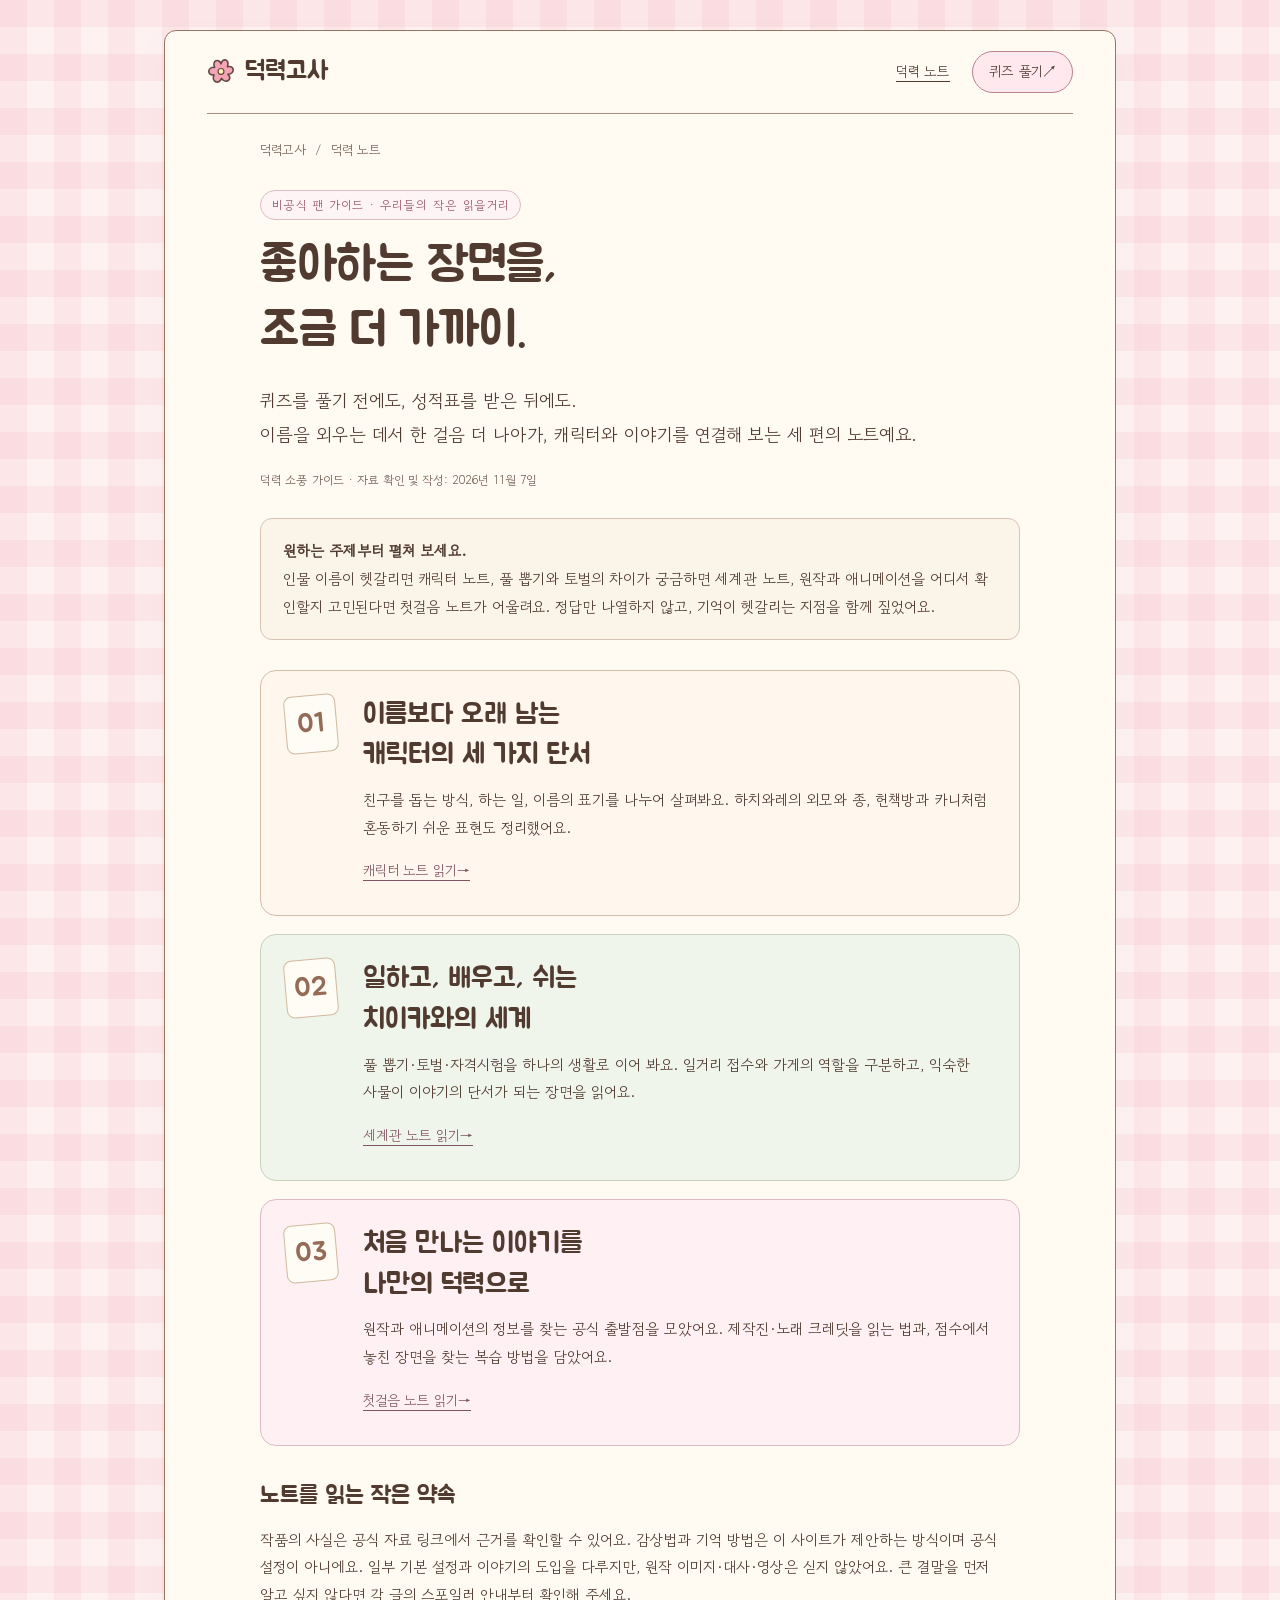
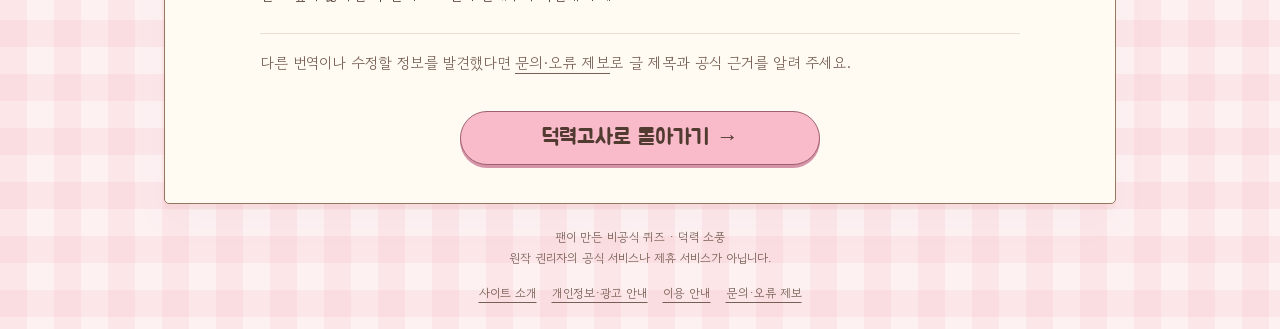
<file: guides/index.html>
<!doctype html>
<html lang="ko">
<head>
  <meta charset="utf-8">
  <meta name="google-adsense-account" content="ca-pub-4959050536850164">
  <meta name="viewport" content="width=device-width, initial-scale=1, viewport-fit=cover">
  <meta name="theme-color" content="#f9dbe0">
  <meta name="description" content="캐릭터의 이름과 관계, 일과 자격으로 읽는 세계관, 공식 자료를 찾는 감상 안내를 모은 비공식 치이카와 팬 가이드.">
  <meta name="robots" content="index,follow">
  <title>덕력 노트 · 치이카와 덕력고사</title>
  <link rel="canonical" href="https://estona815.github.io/guides/index.html">
  <meta property="og:type" content="website">
  <meta property="og:locale" content="ko_KR">
  <meta property="og:title" content="덕력 노트 · 치이카와 덕력고사">
  <meta property="og:description" content="캐릭터의 이름과 관계, 일과 자격으로 읽는 세계관, 공식 자료를 찾는 감상 안내를 모은 비공식 치이카와 팬 가이드.">
  <meta property="og:url" content="https://estona815.github.io/guides/index.html">
  <link rel="icon" href="/assets/flower.svg" type="image/svg+xml">
  <link rel="preload" href="/assets/GowunDodum-Regular-subset.woff" as="font" type="font/woff" crossorigin>
  <link rel="stylesheet" href="/guides.css">
</head>
<body>
  <a class="note-skip" href="#note-main">본문으로 건너뛰기</a>
  <div class="notes-shell">
    <div class="notes-paper">
      <header class="notes-header">
        <a class="notes-brand" href="/index.html"><img src="/assets/flower.svg" width="28" height="28" alt=""><span>덕력고사</span></a>
        <nav aria-label="주요 메뉴"><a href="/guides/index.html">덕력 노트</a><a href="/index.html" class="notes-play">퀴즈 풀기 <span aria-hidden="true">↗</span></a></nav>
      </header>
      <main class="notes-main" id="note-main" tabindex="-1">
        <nav class="notes-breadcrumb" aria-label="현재 위치"><a href="/index.html">덕력고사</a><span aria-hidden="true">/</span><span aria-current="page">덕력 노트</span></nav>
        <header class="notes-hero">
          <p class="notes-kicker">비공식 팬 가이드 · 우리들의 작은 읽을거리</p>
          <h1>좋아하는 장면을,<br>조금 더 가까이.</h1>
          <p class="notes-deck">퀴즈를 풀기 전에도, 성적표를 받은 뒤에도.<br>이름을 외우는 데서 한 걸음 더 나아가, 캐릭터와 이야기를 연결해 보는 세 편의 노트예요.</p>
          <p class="notes-meta">덕력 소풍 가이드 · 자료 확인 및 작성: <time datetime="2026-11-07">2026년 11월 7일</time></p>
        </header>
        <div class="notes-index-intro"><strong>원하는 주제부터 펼쳐 보세요.</strong><p>인물 이름이 헷갈리면 캐릭터 노트, 풀 뽑기와 토벌의 차이가 궁금하면 세계관 노트, 원작과 애니메이션을 어디서 확인할지 고민된다면 첫걸음 노트가 어울려요. 정답만 나열하지 않고, 기억이 헷갈리는 지점을 함께 짚었어요.</p></div>
        <div class="notes-index-grid">
          <article class="notes-index-card"><span class="notes-index-number" aria-hidden="true">01</span><div><h2><a href="/guides/characters.html">이름보다 오래 남는<br>캐릭터의 세 가지 단서</a></h2><p>친구를 돕는 방식, 하는 일, 이름의 표기를 나누어 살펴봐요. 하치와레의 외모와 종, 헌책방과 카니처럼 혼동하기 쉬운 표현도 정리했어요.</p><a class="notes-card-link" href="/guides/characters.html">캐릭터 노트 읽기 <span aria-hidden="true">→</span></a></div></article>
          <article class="notes-index-card"><span class="notes-index-number" aria-hidden="true">02</span><div><h2><a href="/guides/world.html">일하고, 배우고, 쉬는<br>치이카와의 세계</a></h2><p>풀 뽑기·토벌·자격시험을 하나의 생활로 이어 봐요. 일거리 접수와 가게의 역할을 구분하고, 익숙한 사물이 이야기의 단서가 되는 장면을 읽어요.</p><a class="notes-card-link" href="/guides/world.html">세계관 노트 읽기 <span aria-hidden="true">→</span></a></div></article>
          <article class="notes-index-card"><span class="notes-index-number" aria-hidden="true">03</span><div><h2><a href="/guides/first-steps.html">처음 만나는 이야기를<br>나만의 덕력으로</a></h2><p>원작과 애니메이션의 정보를 찾는 공식 출발점을 모았어요. 제작진·노래 크레딧을 읽는 법과, 점수에서 놓친 장면을 찾는 복습 방법을 담았어요.</p><a class="notes-card-link" href="/guides/first-steps.html">첫걸음 노트 읽기 <span aria-hidden="true">→</span></a></div></article>
        </div>
        <section class="notes-index-note"><h2>노트를 읽는 작은 약속</h2><p>작품의 사실은 공식 자료 링크에서 근거를 확인할 수 있어요. 감상법과 기억 방법은 이 사이트가 제안하는 방식이며 공식 설정이 아니에요. 일부 기본 설정과 이야기의 도입을 다루지만, 원작 이미지·대사·영상은 싣지 않았어요. 큰 결말을 먼저 알고 싶지 않다면 각 글의 스포일러 안내부터 확인해 주세요.</p><p class="notes-correction">다른 번역이나 수정할 정보를 발견했다면 <a href="/contact.html">문의·오류 제보</a>로 글 제목과 공식 근거를 알려 주세요.</p></section>
        
        
        <a class="notes-back" href="/index.html">덕력고사로 돌아가기 <span aria-hidden="true">→</span></a>
      </main>
    </div>
    <footer class="notes-footer">
  <p>팬이 만든 비공식 퀴즈 · 덕력 소풍<br>원작 권리자의 공식 서비스나 제휴 서비스가 아닙니다.</p>
  <nav aria-label="사이트 안내"><a href="/about.html">사이트 소개</a><a href="/privacy.html">개인정보·광고 안내</a><a href="/terms.html">이용 안내</a><a href="/contact.html">문의·오류 제보</a></nav>
</footer>
  </div>
</body>
</html>
</file>
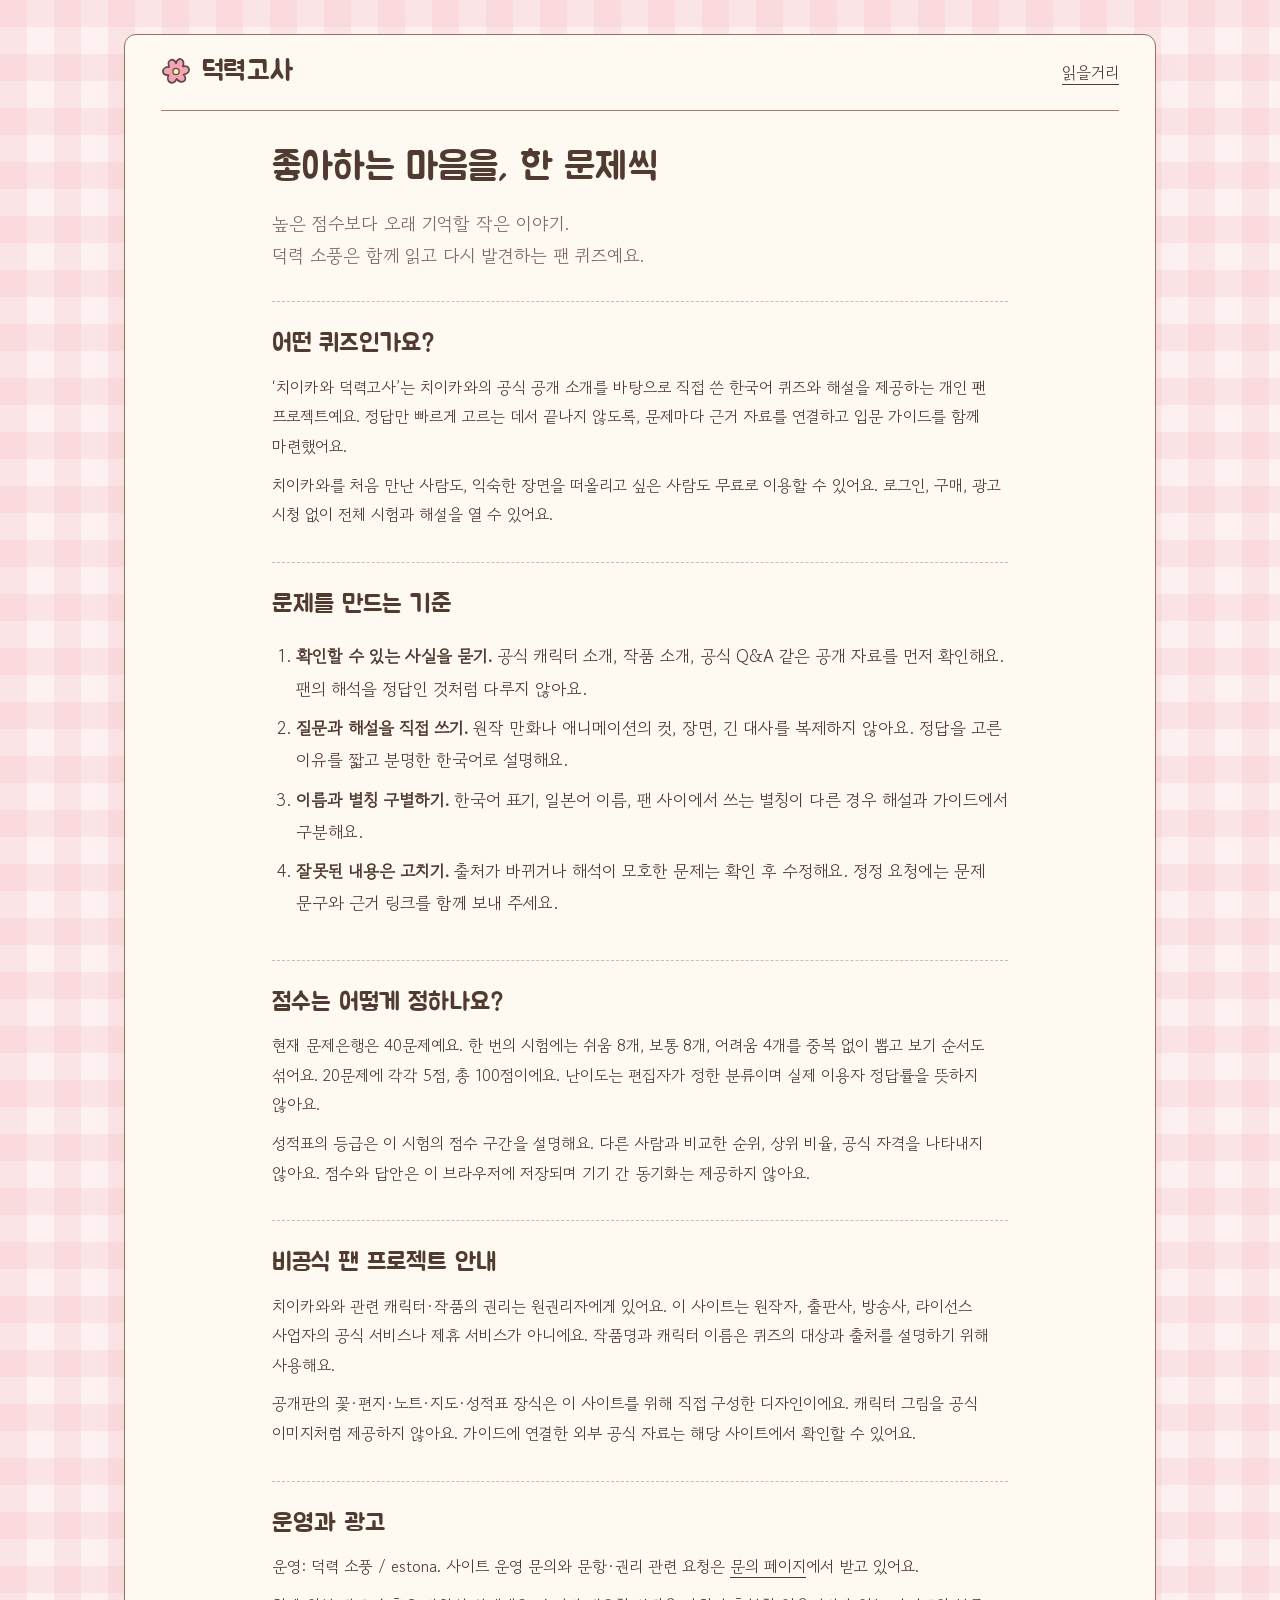
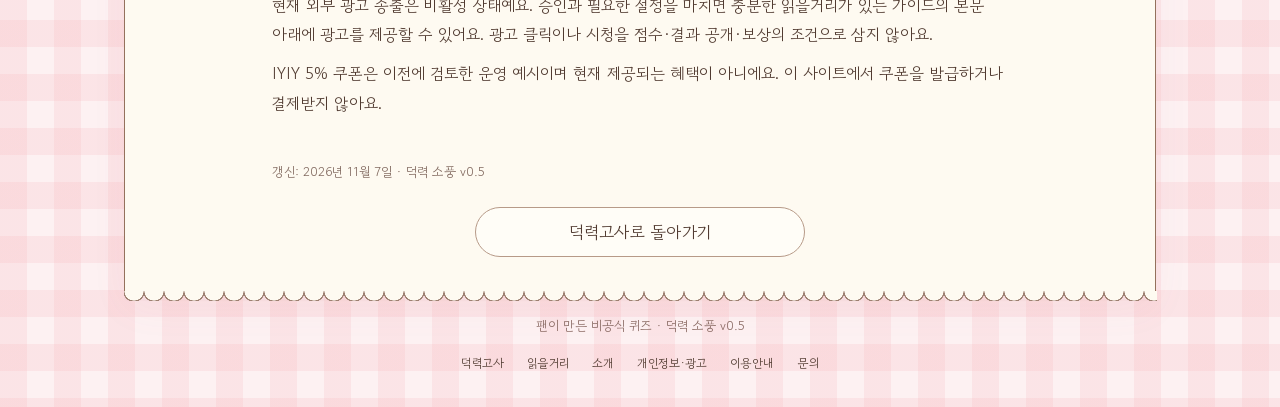
<file: about.html>
<!doctype html>
<html lang="ko"><head><meta charset="utf-8"><meta name="viewport" content="width=device-width, initial-scale=1, viewport-fit=cover"><meta name="theme-color" content="#f9dbe0"><meta name="description" content="치이카와 덕력고사의 제작 목적과 출제·편집 기준, 비공식 팬 프로젝트 안내."><meta name="google-adsense-account" content="ca-pub-4959050536850164"><title>좋아하는 마음을, 한 문제씩 · 치이카와 덕력고사</title><link rel="canonical" href="https://estona815.github.io/about.html"><link rel="icon" href="./assets/flower.svg" type="image/svg+xml"><link rel="stylesheet" href="./style.css"><link rel="stylesheet" href="./storybook.css"></head>
<body><a href="#content" class="skip-link">본문으로 건너뛰기</a><div class="page"><div class="paper"><header class="paper-header"><a class="brand" href="./index.html"><img src="./assets/flower.svg" width="29" height="29" alt=""><span>덕력고사</span></a><a class="guide-link" href="./guides/">읽을거리</a></header><main id="content" class="data-guide"><h1>좋아하는 마음을, 한 문제씩</h1>
<p class="data-intro">높은 점수보다 오래 기억할 작은 이야기.<br>덕력 소풍은 함께 읽고 다시 발견하는 팬 퀴즈예요.</p>
<section><h2>어떤 퀴즈인가요?</h2><p>‘치이카와 덕력고사’는 치이카와의 공식 공개 소개를 바탕으로 직접 쓴 한국어 퀴즈와 해설을 제공하는 개인 팬 프로젝트예요. 정답만 빠르게 고르는 데서 끝나지 않도록, 문제마다 근거 자료를 연결하고 입문 가이드를 함께 마련했어요.</p><p>치이카와를 처음 만난 사람도, 익숙한 장면을 떠올리고 싶은 사람도 무료로 이용할 수 있어요. 로그인, 구매, 광고 시청 없이 전체 시험과 해설을 열 수 있어요.</p></section>
<section><h2>문제를 만드는 기준</h2><ol><li><strong>확인할 수 있는 사실을 묻기.</strong> 공식 캐릭터 소개, 작품 소개, 공식 Q&amp;A 같은 공개 자료를 먼저 확인해요. 팬의 해석을 정답인 것처럼 다루지 않아요.</li><li><strong>질문과 해설을 직접 쓰기.</strong> 원작 만화나 애니메이션의 컷, 장면, 긴 대사를 복제하지 않아요. 정답을 고른 이유를 짧고 분명한 한국어로 설명해요.</li><li><strong>이름과 별칭 구별하기.</strong> 한국어 표기, 일본어 이름, 팬 사이에서 쓰는 별칭이 다른 경우 해설과 가이드에서 구분해요.</li><li><strong>잘못된 내용은 고치기.</strong> 출처가 바뀌거나 해석이 모호한 문제는 확인 후 수정해요. 정정 요청에는 문제 문구와 근거 링크를 함께 보내 주세요.</li></ol></section>
<section><h2>점수는 어떻게 정하나요?</h2><p>현재 문제은행은 40문제예요. 한 번의 시험에는 쉬움 8개, 보통 8개, 어려움 4개를 중복 없이 뽑고 보기 순서도 섞어요. 20문제에 각각 5점, 총 100점이에요. 난이도는 편집자가 정한 분류이며 실제 이용자 정답률을 뜻하지 않아요.</p><p>성적표의 등급은 이 시험의 점수 구간을 설명해요. 다른 사람과 비교한 순위, 상위 비율, 공식 자격을 나타내지 않아요. 점수와 답안은 이 브라우저에 저장되며 기기 간 동기화는 제공하지 않아요.</p></section>
<section><h2>비공식 팬 프로젝트 안내</h2><p>치이카와와 관련 캐릭터·작품의 권리는 원권리자에게 있어요. 이 사이트는 원작자, 출판사, 방송사, 라이선스 사업자의 공식 서비스나 제휴 서비스가 아니에요. 작품명과 캐릭터 이름은 퀴즈의 대상과 출처를 설명하기 위해 사용해요.</p><p>공개판의 꽃·편지·노트·지도·성적표 장식은 이 사이트를 위해 직접 구성한 디자인이에요. 캐릭터 그림을 공식 이미지처럼 제공하지 않아요. 가이드에 연결한 외부 공식 자료는 해당 사이트에서 확인할 수 있어요.</p></section>
<section><h2>운영과 광고</h2><p>운영: 덕력 소풍 / estona. 사이트 운영 문의와 문항·권리 관련 요청은 <a href="./contact.html">문의 페이지</a>에서 받고 있어요.</p><p>현재 외부 광고 송출은 비활성 상태예요. 승인과 필요한 설정을 마치면 충분한 읽을거리가 있는 가이드의 본문 아래에 광고를 제공할 수 있어요. 광고 클릭이나 시청을 점수·결과 공개·보상의 조건으로 삼지 않아요.</p><p>IYIY 5% 쿠폰은 이전에 검토한 운영 예시이며 현재 제공되는 혜택이 아니에요. 이 사이트에서 쿠폰을 발급하거나 결제받지 않아요.</p></section>
<p class="data-date">갱신: 2026년 11월 7일 · 덕력 소풍 v0.5</p><a href="./index.html" class="secondary">덕력고사로 돌아가기</a></main></div><footer class="site-footer"><p>팬이 만든 비공식 퀴즈 · 덕력 소풍 v0.5</p><nav class="footer-links" aria-label="사이트 안내"><a href="./index.html">덕력고사</a><a href="./guides/">읽을거리</a><a href="./about.html">소개</a><a href="./privacy.html">개인정보·광고</a><a href="./terms.html">이용안내</a><a href="./contact.html">문의</a></nav></footer></div></body></html>
</file>
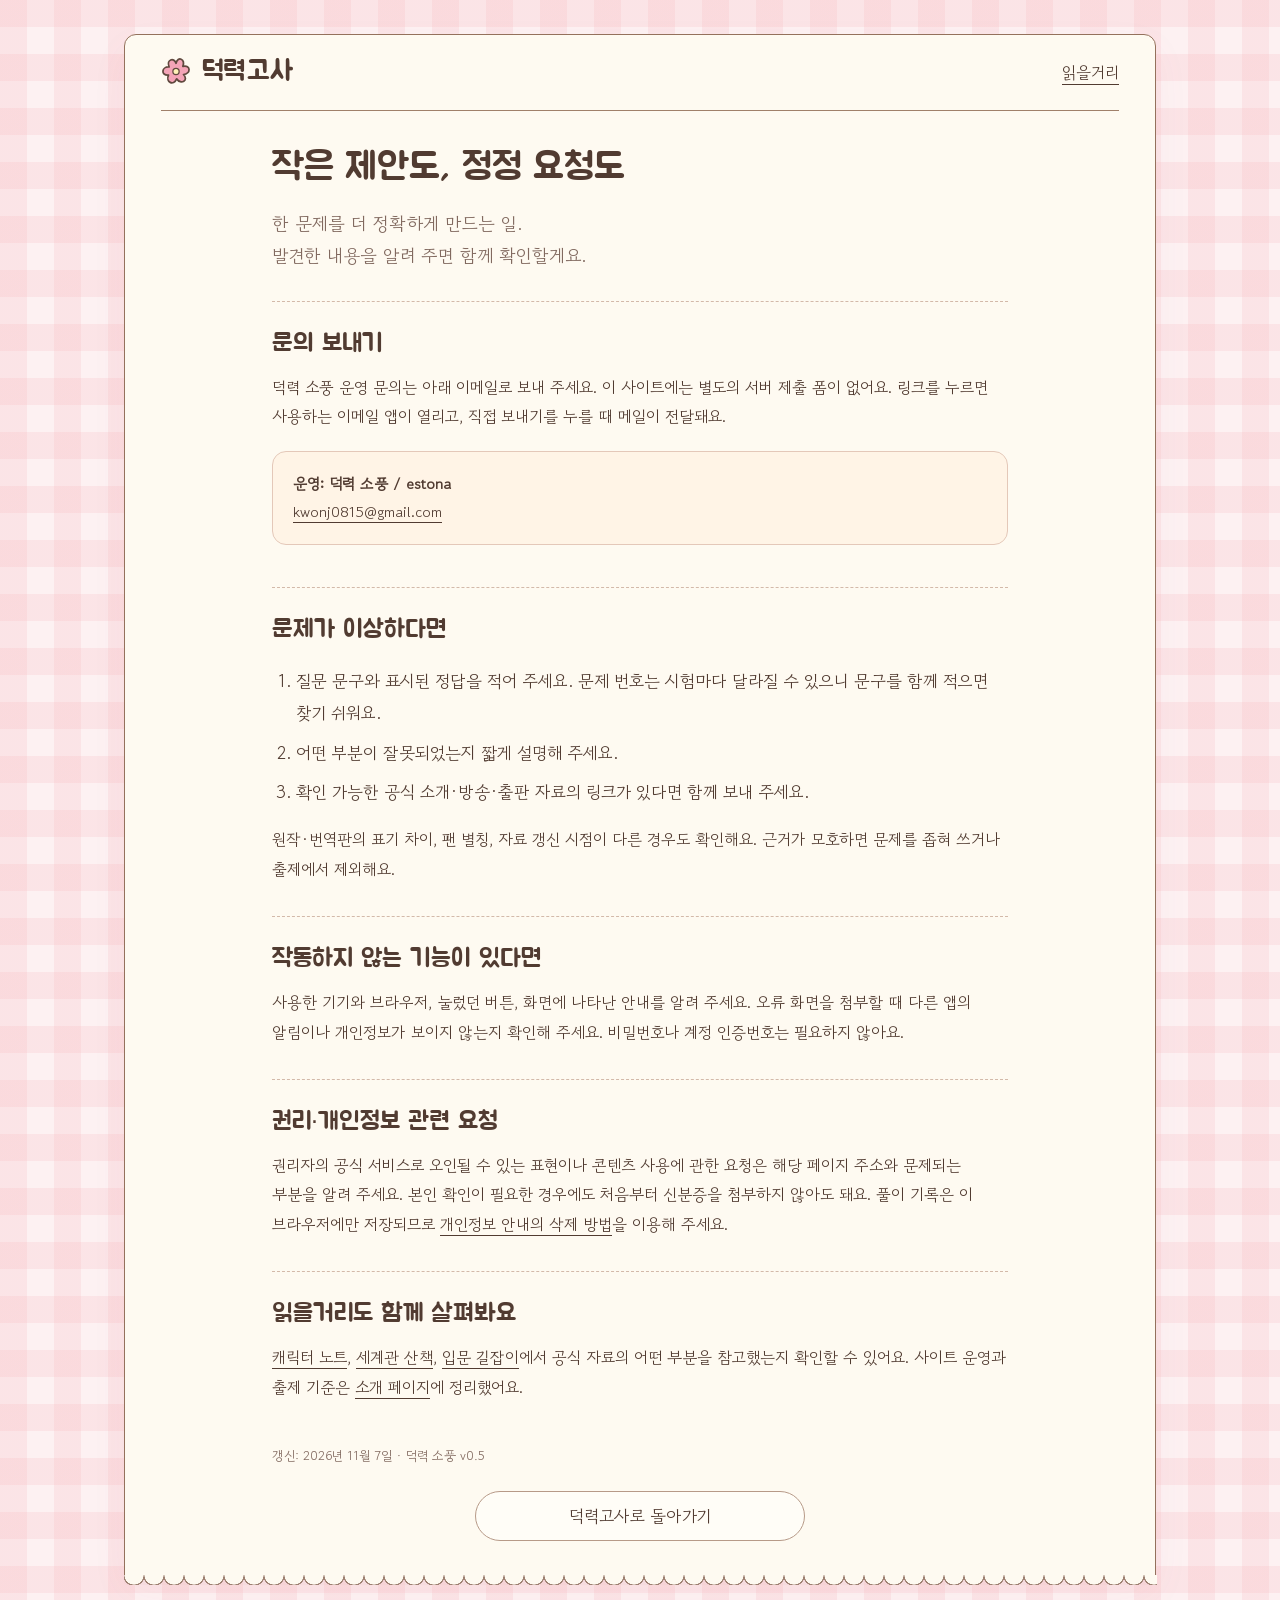
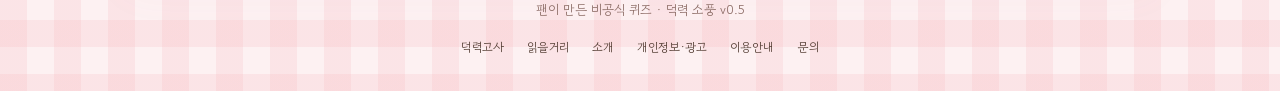
<file: contact.html>
<!doctype html>
<html lang="ko"><head><meta charset="utf-8"><meta name="viewport" content="width=device-width, initial-scale=1, viewport-fit=cover"><meta name="theme-color" content="#f9dbe0"><meta name="description" content="문항 오류, 사이트 이용, 개인정보 및 권리 관련 요청을 보내는 문의 페이지."><meta name="google-adsense-account" content="ca-pub-4959050536850164"><title>작은 제안도, 정정 요청도 · 치이카와 덕력고사</title><link rel="canonical" href="https://estona815.github.io/contact.html"><link rel="icon" href="./assets/flower.svg" type="image/svg+xml"><link rel="stylesheet" href="./style.css"><link rel="stylesheet" href="./storybook.css"></head>
<body><a href="#content" class="skip-link">본문으로 건너뛰기</a><div class="page"><div class="paper"><header class="paper-header"><a class="brand" href="./index.html"><img src="./assets/flower.svg" width="29" height="29" alt=""><span>덕력고사</span></a><a class="guide-link" href="./guides/">읽을거리</a></header><main id="content" class="data-guide"><h1>작은 제안도, 정정 요청도</h1>
<p class="data-intro">한 문제를 더 정확하게 만드는 일.<br>발견한 내용을 알려 주면 함께 확인할게요.</p>
<section><h2>문의 보내기</h2><p>덕력 소풍 운영 문의는 아래 이메일로 보내 주세요. 이 사이트에는 별도의 서버 제출 폼이 없어요. 링크를 누르면 사용하는 이메일 앱이 열리고, 직접 보내기를 누를 때 메일이 전달돼요.</p><div class="info-box"><p><strong>운영: 덕력 소풍 / estona</strong><br><a href="mailto:kwonj0815@gmail.com?subject=%5B%EB%8D%95%EB%A0%A5%EC%86%8C%ED%92%8D%5D%20%EB%AC%B8%EC%9D%98">kwonj0815@gmail.com</a></p></div></section>
<section><h2>문제가 이상하다면</h2><ol><li>질문 문구와 표시된 정답을 적어 주세요. 문제 번호는 시험마다 달라질 수 있으니 문구를 함께 적으면 찾기 쉬워요.</li><li>어떤 부분이 잘못되었는지 짧게 설명해 주세요.</li><li>확인 가능한 공식 소개·방송·출판 자료의 링크가 있다면 함께 보내 주세요.</li></ol><p>원작·번역판의 표기 차이, 팬 별칭, 자료 갱신 시점이 다른 경우도 확인해요. 근거가 모호하면 문제를 좁혀 쓰거나 출제에서 제외해요.</p></section>
<section><h2>작동하지 않는 기능이 있다면</h2><p>사용한 기기와 브라우저, 눌렀던 버튼, 화면에 나타난 안내를 알려 주세요. 오류 화면을 첨부할 때 다른 앱의 알림이나 개인정보가 보이지 않는지 확인해 주세요. 비밀번호나 계정 인증번호는 필요하지 않아요.</p></section>
<section><h2>권리·개인정보 관련 요청</h2><p>권리자의 공식 서비스로 오인될 수 있는 표현이나 콘텐츠 사용에 관한 요청은 해당 페이지 주소와 문제되는 부분을 알려 주세요. 본인 확인이 필요한 경우에도 처음부터 신분증을 첨부하지 않아도 돼요. 풀이 기록은 이 브라우저에만 저장되므로 <a href="./privacy.html">개인정보 안내의 삭제 방법</a>을 이용해 주세요.</p></section>
<section><h2>읽을거리도 함께 살펴봐요</h2><p><a href="./guides/characters.html">캐릭터 노트</a>, <a href="./guides/world.html">세계관 산책</a>, <a href="./guides/first-steps.html">입문 길잡이</a>에서 공식 자료의 어떤 부분을 참고했는지 확인할 수 있어요. 사이트 운영과 출제 기준은 <a href="./about.html">소개 페이지</a>에 정리했어요.</p></section>
<p class="data-date">갱신: 2026년 11월 7일 · 덕력 소풍 v0.5</p><a href="./index.html" class="secondary">덕력고사로 돌아가기</a></main></div><footer class="site-footer"><p>팬이 만든 비공식 퀴즈 · 덕력 소풍 v0.5</p><nav class="footer-links" aria-label="사이트 안내"><a href="./index.html">덕력고사</a><a href="./guides/">읽을거리</a><a href="./about.html">소개</a><a href="./privacy.html">개인정보·광고</a><a href="./terms.html">이용안내</a><a href="./contact.html">문의</a></nav></footer></div></body></html>
</file>
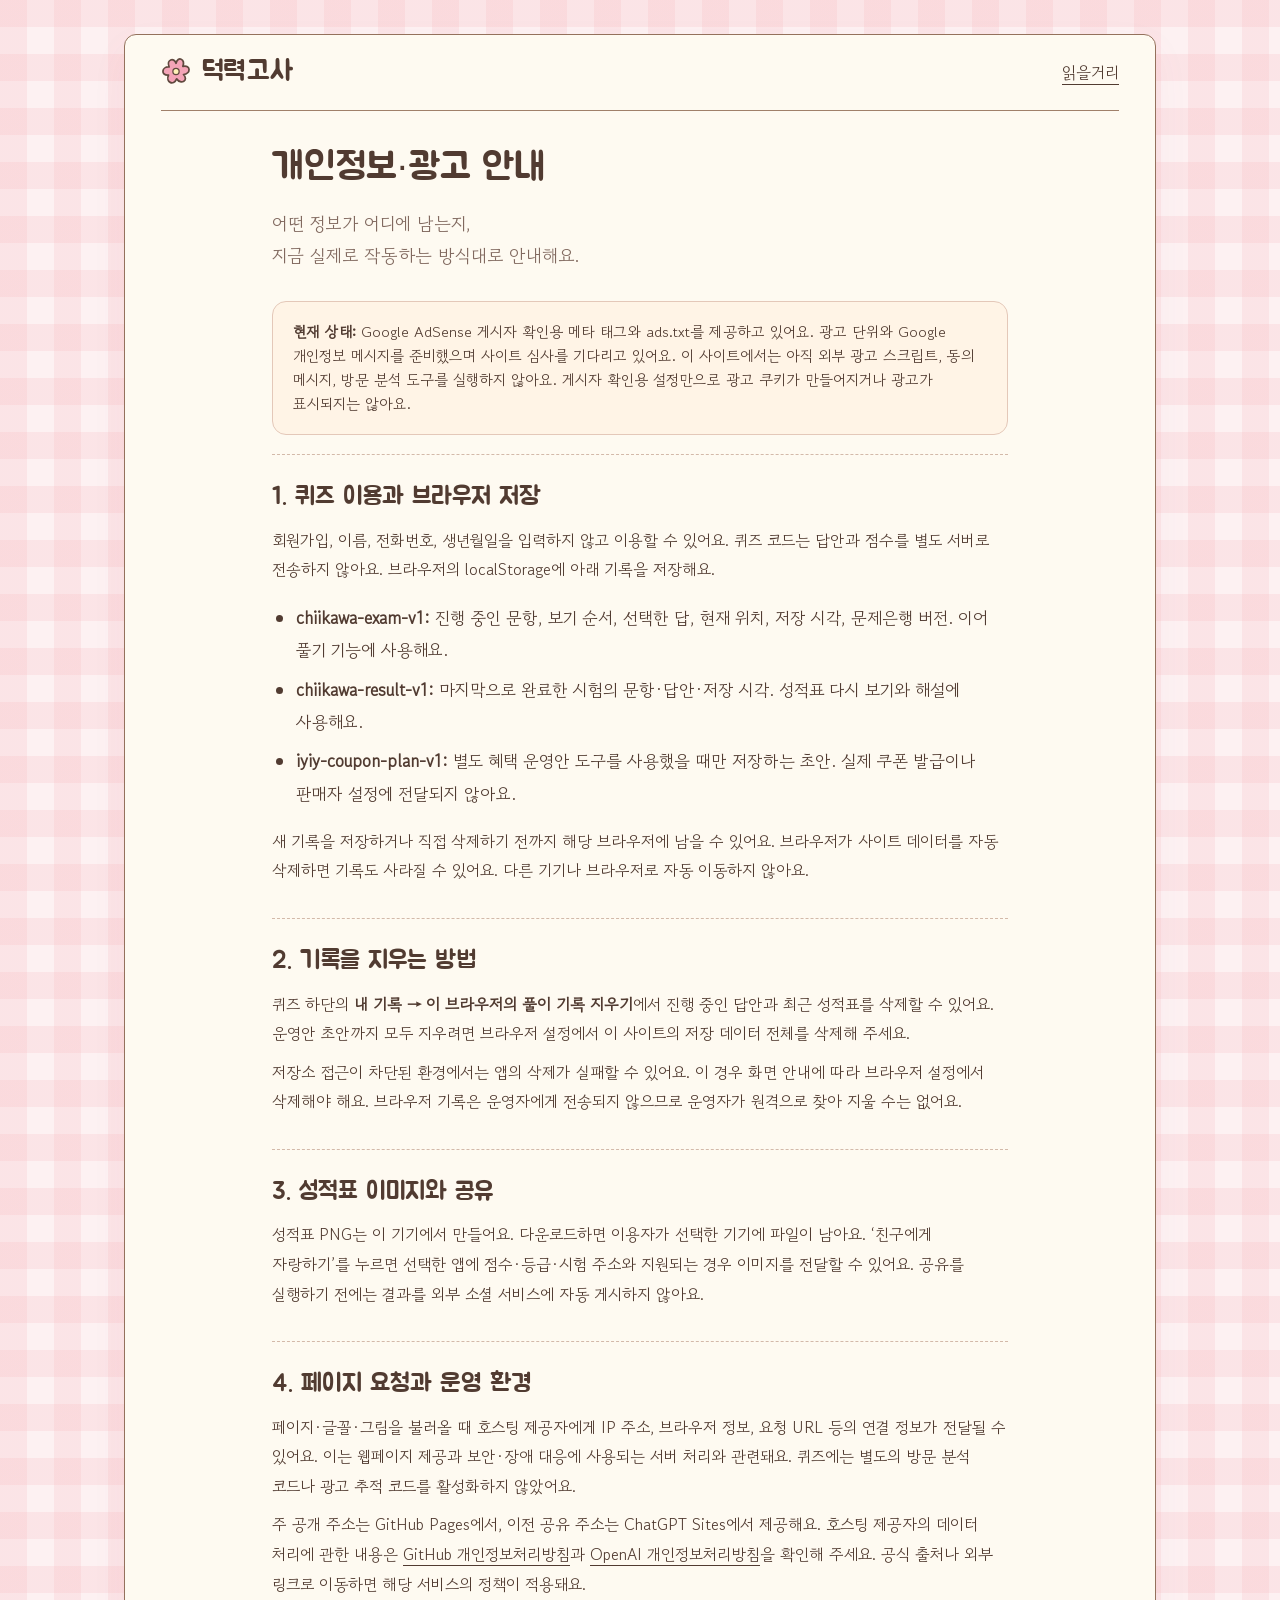
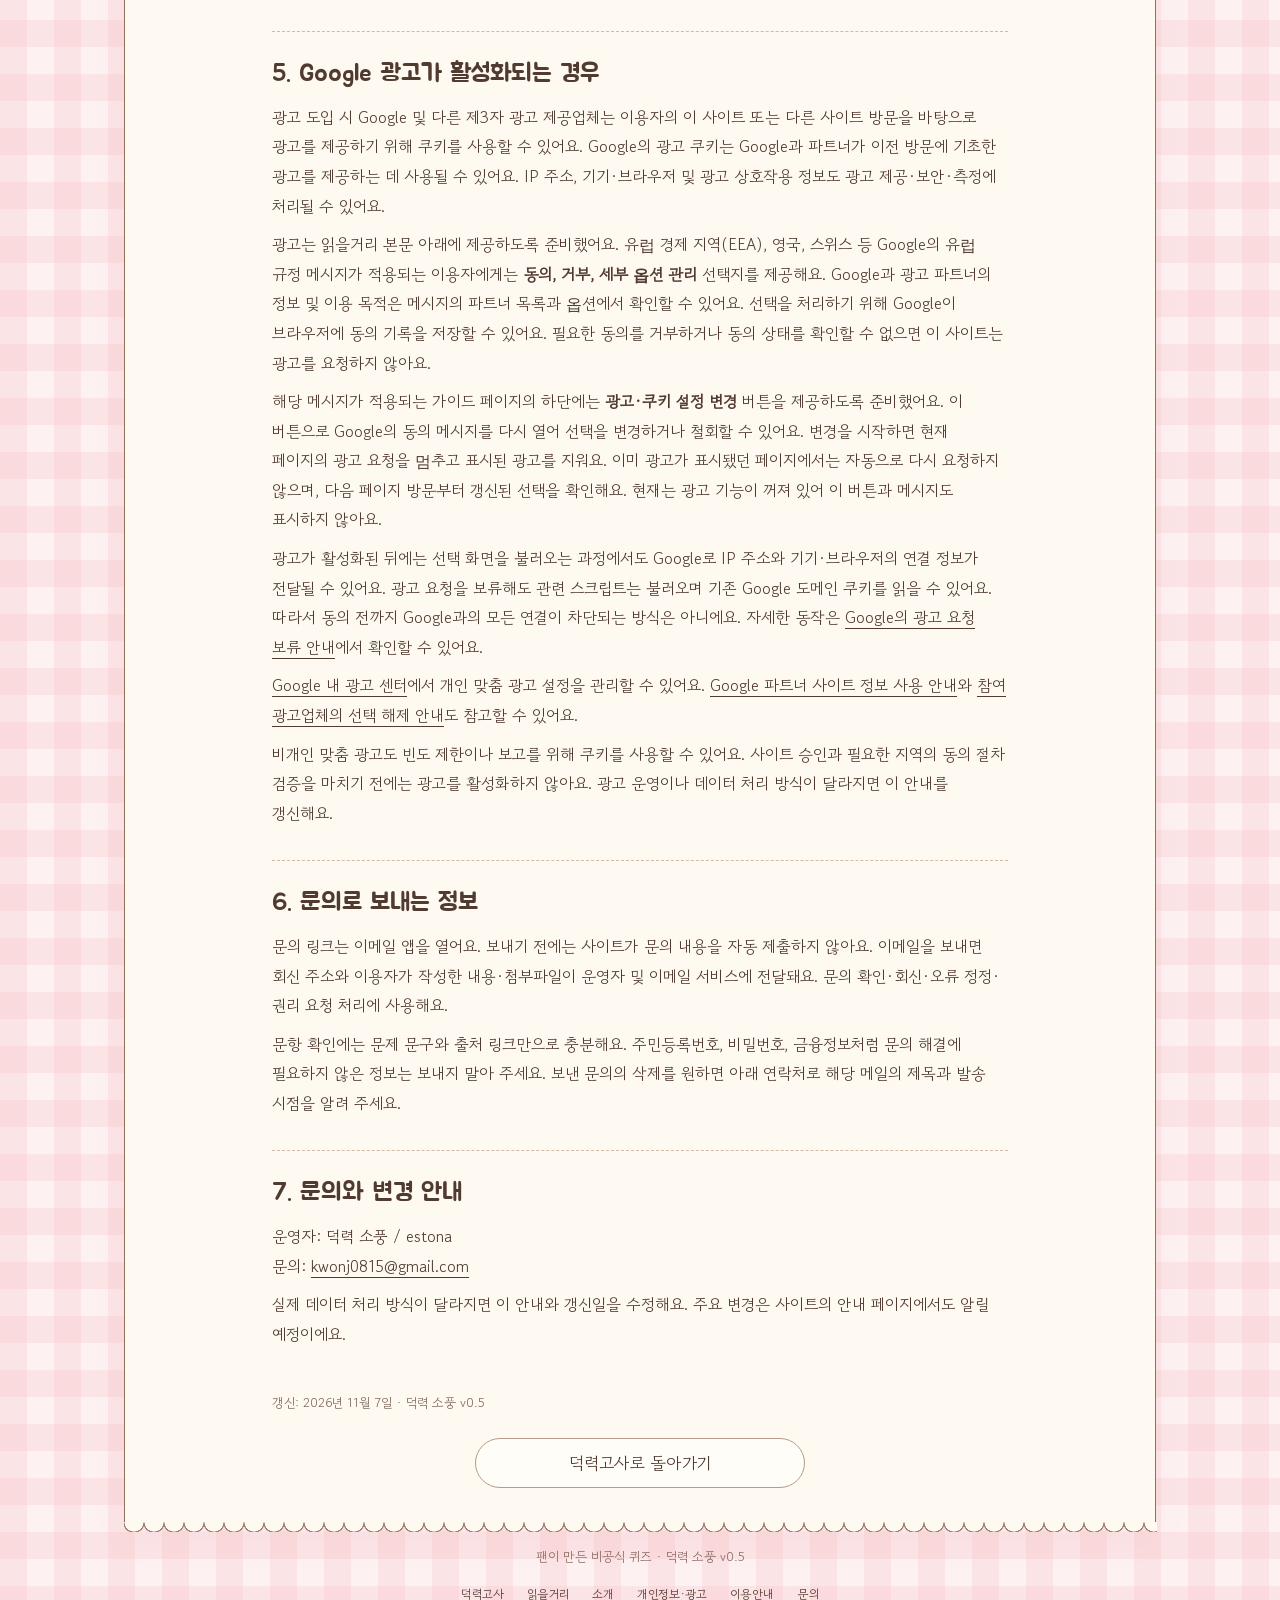
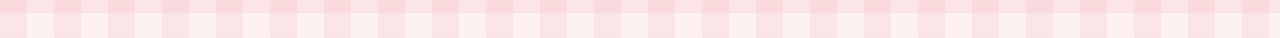
<file: privacy.html>
<!doctype html>
<html lang="ko"><head><meta charset="utf-8"><meta name="viewport" content="width=device-width, initial-scale=1, viewport-fit=cover"><meta name="theme-color" content="#f9dbe0"><meta name="description" content="풀이 기록의 브라우저 저장, 삭제, 문의, Google 광고와 쿠키에 관한 개인정보 안내."><meta name="google-adsense-account" content="ca-pub-4959050536850164"><title>개인정보·광고 안내 · 치이카와 덕력고사</title><link rel="canonical" href="https://estona815.github.io/privacy.html"><link rel="icon" href="./assets/flower.svg" type="image/svg+xml"><link rel="stylesheet" href="./style.css"><link rel="stylesheet" href="./storybook.css"></head>
<body><a href="#content" class="skip-link">본문으로 건너뛰기</a><div class="page"><div class="paper"><header class="paper-header"><a class="brand" href="./index.html"><img src="./assets/flower.svg" width="29" height="29" alt=""><span>덕력고사</span></a><a class="guide-link" href="./guides/">읽을거리</a></header><main id="content" class="data-guide"><h1>개인정보·광고 안내</h1>
<p class="data-intro">어떤 정보가 어디에 남는지,<br>지금 실제로 작동하는 방식대로 안내해요.</p>
<div class="info-box"><p><strong>현재 상태:</strong> Google AdSense 게시자 확인용 메타 태그와 ads.txt를 제공하고 있어요. 광고 단위와 Google 개인정보 메시지를 준비했으며 사이트 심사를 기다리고 있어요. 이 사이트에서는 아직 외부 광고 스크립트, 동의 메시지, 방문 분석 도구를 실행하지 않아요. 게시자 확인용 설정만으로 광고 쿠키가 만들어지거나 광고가 표시되지는 않아요.</p></div>
<section><h2>1. 퀴즈 이용과 브라우저 저장</h2><p>회원가입, 이름, 전화번호, 생년월일을 입력하지 않고 이용할 수 있어요. 퀴즈 코드는 답안과 점수를 별도 서버로 전송하지 않아요. 브라우저의 localStorage에 아래 기록을 저장해요.</p><ul><li><strong>chiikawa-exam-v1:</strong> 진행 중인 문항, 보기 순서, 선택한 답, 현재 위치, 저장 시각, 문제은행 버전. 이어 풀기 기능에 사용해요.</li><li><strong>chiikawa-result-v1:</strong> 마지막으로 완료한 시험의 문항·답안·저장 시각. 성적표 다시 보기와 해설에 사용해요.</li><li><strong>iyiy-coupon-plan-v1:</strong> 별도 혜택 운영안 도구를 사용했을 때만 저장하는 초안. 실제 쿠폰 발급이나 판매자 설정에 전달되지 않아요.</li></ul><p>새 기록을 저장하거나 직접 삭제하기 전까지 해당 브라우저에 남을 수 있어요. 브라우저가 사이트 데이터를 자동 삭제하면 기록도 사라질 수 있어요. 다른 기기나 브라우저로 자동 이동하지 않아요.</p></section>
<section><h2>2. 기록을 지우는 방법</h2><p>퀴즈 하단의 <strong>내 기록 → 이 브라우저의 풀이 기록 지우기</strong>에서 진행 중인 답안과 최근 성적표를 삭제할 수 있어요. 운영안 초안까지 모두 지우려면 브라우저 설정에서 이 사이트의 저장 데이터 전체를 삭제해 주세요.</p><p>저장소 접근이 차단된 환경에서는 앱의 삭제가 실패할 수 있어요. 이 경우 화면 안내에 따라 브라우저 설정에서 삭제해야 해요. 브라우저 기록은 운영자에게 전송되지 않으므로 운영자가 원격으로 찾아 지울 수는 없어요.</p></section>
<section><h2>3. 성적표 이미지와 공유</h2><p>성적표 PNG는 이 기기에서 만들어요. 다운로드하면 이용자가 선택한 기기에 파일이 남아요. ‘친구에게 자랑하기’를 누르면 선택한 앱에 점수·등급·시험 주소와 지원되는 경우 이미지를 전달할 수 있어요. 공유를 실행하기 전에는 결과를 외부 소셜 서비스에 자동 게시하지 않아요.</p></section>
<section><h2>4. 페이지 요청과 운영 환경</h2><p>페이지·글꼴·그림을 불러올 때 호스팅 제공자에게 IP 주소, 브라우저 정보, 요청 URL 등의 연결 정보가 전달될 수 있어요. 이는 웹페이지 제공과 보안·장애 대응에 사용되는 서버 처리와 관련돼요. 퀴즈에는 별도의 방문 분석 코드나 광고 추적 코드를 활성화하지 않았어요.</p><p>주 공개 주소는 GitHub Pages에서, 이전 공유 주소는 ChatGPT Sites에서 제공해요. 호스팅 제공자의 데이터 처리에 관한 내용은 <a href="https://docs.github.com/en/site-policy/privacy-policies/github-general-privacy-statement" target="_blank" rel="noopener noreferrer">GitHub 개인정보처리방침</a>과 <a href="https://openai.com/policies/privacy-policy/" target="_blank" rel="noopener noreferrer">OpenAI 개인정보처리방침</a>을 확인해 주세요. 공식 출처나 외부 링크로 이동하면 해당 서비스의 정책이 적용돼요.</p></section>
<section><h2>5. Google 광고가 활성화되는 경우</h2><p>광고 도입 시 Google 및 다른 제3자 광고 제공업체는 이용자의 이 사이트 또는 다른 사이트 방문을 바탕으로 광고를 제공하기 위해 쿠키를 사용할 수 있어요. Google의 광고 쿠키는 Google과 파트너가 이전 방문에 기초한 광고를 제공하는 데 사용될 수 있어요. IP 주소, 기기·브라우저 및 광고 상호작용 정보도 광고 제공·보안·측정에 처리될 수 있어요.</p><p>광고는 읽을거리 본문 아래에 제공하도록 준비했어요. 유럽 경제 지역(EEA), 영국, 스위스 등 Google의 유럽 규정 메시지가 적용되는 이용자에게는 <strong>동의, 거부, 세부 옵션 관리</strong> 선택지를 제공해요. Google과 광고 파트너의 정보 및 이용 목적은 메시지의 파트너 목록과 옵션에서 확인할 수 있어요. 선택을 처리하기 위해 Google이 브라우저에 동의 기록을 저장할 수 있어요. 필요한 동의를 거부하거나 동의 상태를 확인할 수 없으면 이 사이트는 광고를 요청하지 않아요.</p><p>해당 메시지가 적용되는 가이드 페이지의 하단에는 <strong>광고·쿠키 설정 변경</strong> 버튼을 제공하도록 준비했어요. 이 버튼으로 Google의 동의 메시지를 다시 열어 선택을 변경하거나 철회할 수 있어요. 변경을 시작하면 현재 페이지의 광고 요청을 멈추고 표시된 광고를 지워요. 이미 광고가 표시됐던 페이지에서는 자동으로 다시 요청하지 않으며, 다음 페이지 방문부터 갱신된 선택을 확인해요. 현재는 광고 기능이 꺼져 있어 이 버튼과 메시지도 표시하지 않아요.</p><p>광고가 활성화된 뒤에는 선택 화면을 불러오는 과정에서도 Google로 IP 주소와 기기·브라우저의 연결 정보가 전달될 수 있어요. 광고 요청을 보류해도 관련 스크립트는 불러오며 기존 Google 도메인 쿠키를 읽을 수 있어요. 따라서 동의 전까지 Google과의 모든 연결이 차단되는 방식은 아니에요. 자세한 동작은 <a href="https://support.google.com/adsense/answer/7670312?hl=ko" target="_blank" rel="noopener noreferrer">Google의 광고 요청 보류 안내</a>에서 확인할 수 있어요.</p><p><a href="https://myadcenter.google.com/" target="_blank" rel="noopener noreferrer">Google 내 광고 센터</a>에서 개인 맞춤 광고 설정을 관리할 수 있어요. <a href="https://policies.google.com/technologies/partner-sites" target="_blank" rel="noopener noreferrer">Google 파트너 사이트 정보 사용 안내</a>와 <a href="https://www.aboutads.info/choices/" target="_blank" rel="noopener noreferrer">참여 광고업체의 선택 해제 안내</a>도 참고할 수 있어요.</p><p>비개인 맞춤 광고도 빈도 제한이나 보고를 위해 쿠키를 사용할 수 있어요. 사이트 승인과 필요한 지역의 동의 절차 검증을 마치기 전에는 광고를 활성화하지 않아요. 광고 운영이나 데이터 처리 방식이 달라지면 이 안내를 갱신해요.</p></section>
<section><h2>6. 문의로 보내는 정보</h2><p>문의 링크는 이메일 앱을 열어요. 보내기 전에는 사이트가 문의 내용을 자동 제출하지 않아요. 이메일을 보내면 회신 주소와 이용자가 작성한 내용·첨부파일이 운영자 및 이메일 서비스에 전달돼요. 문의 확인·회신·오류 정정·권리 요청 처리에 사용해요.</p><p>문항 확인에는 문제 문구와 출처 링크만으로 충분해요. 주민등록번호, 비밀번호, 금융정보처럼 문의 해결에 필요하지 않은 정보는 보내지 말아 주세요. 보낸 문의의 삭제를 원하면 아래 연락처로 해당 메일의 제목과 발송 시점을 알려 주세요.</p></section>
<section><h2>7. 문의와 변경 안내</h2><p>운영자: 덕력 소풍 / estona<br>문의: <a href="mailto:kwonj0815@gmail.com">kwonj0815@gmail.com</a></p><p>실제 데이터 처리 방식이 달라지면 이 안내와 갱신일을 수정해요. 주요 변경은 사이트의 안내 페이지에서도 알릴 예정이에요.</p></section>
<p class="data-date">갱신: 2026년 11월 7일 · 덕력 소풍 v0.5</p><a href="./index.html" class="secondary">덕력고사로 돌아가기</a></main></div><footer class="site-footer"><p>팬이 만든 비공식 퀴즈 · 덕력 소풍 v0.5</p><nav class="footer-links" aria-label="사이트 안내"><a href="./index.html">덕력고사</a><a href="./guides/">읽을거리</a><a href="./about.html">소개</a><a href="./privacy.html">개인정보·광고</a><a href="./terms.html">이용안내</a><a href="./contact.html">문의</a></nav></footer></div></body></html>
</file>
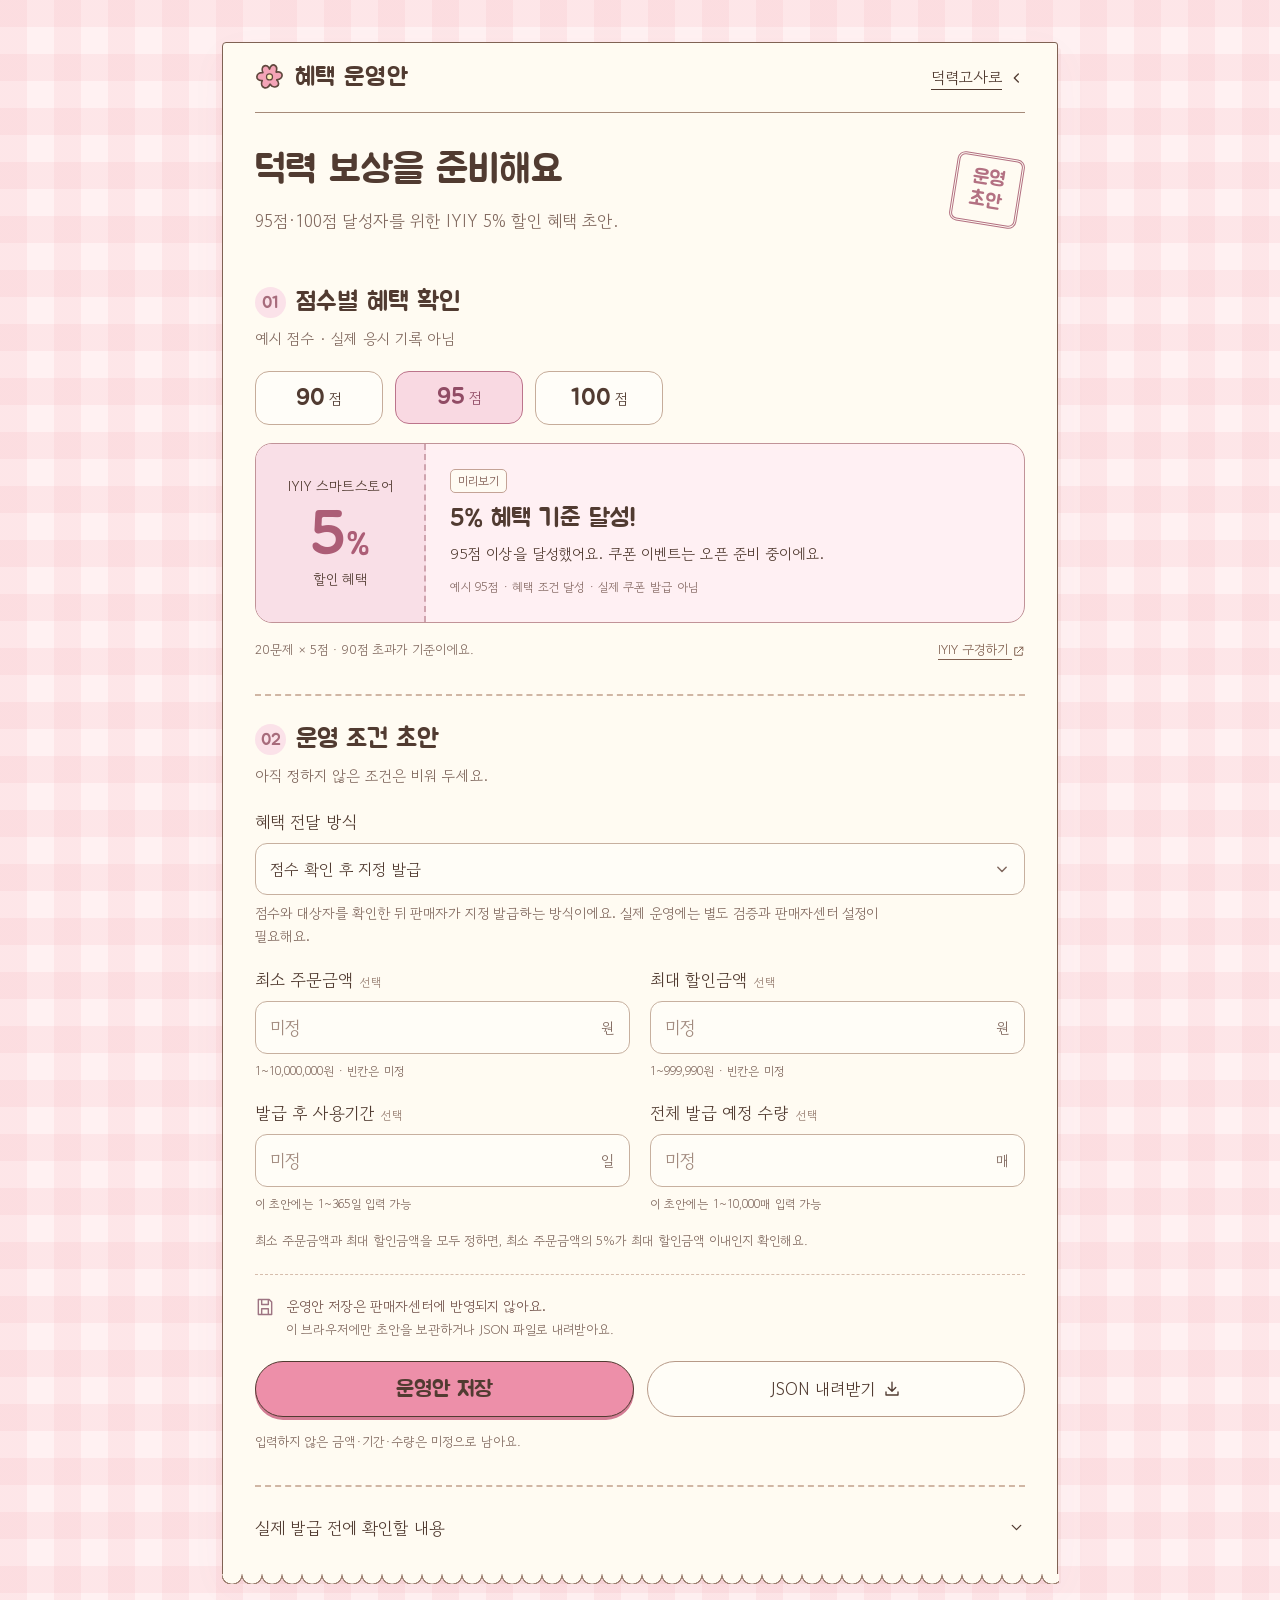
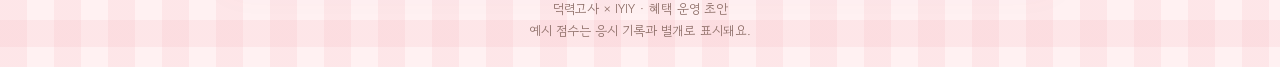
<file: studio.html>
<!doctype html>
<html lang="ko">
<head>
  <meta charset="UTF-8">
  <meta name="viewport" content="width=device-width, initial-scale=1, viewport-fit=cover">
  <meta name="theme-color" content="#f9dbe0">
  <meta name="robots" content="noindex,nofollow">
  <meta name="description" content="치이카와 덕력고사와 IYIY 스마트스토어의 5% 혜택 운영안. 예시 점수 확인과 운영 조건 초안을 작성할 수 있어요.">
  <title>혜택 운영안 · 덕력고사</title>
  <link rel="icon" href="./assets/flower.svg" type="image/svg+xml">
  <link rel="preload" href="./assets/Jua-Regular-subset.woff" as="font" type="font/woff" crossorigin>
  <link rel="preload" href="./assets/GowunDodum-Regular-subset.woff" as="font" type="font/woff" crossorigin>
  <link rel="stylesheet" href="./style.css">
  <link rel="stylesheet" href="./studio.css">
</head>
<body class="studio-body">
  <a href="#studio-main" class="skip-link">본문으로 건너뛰기</a>
  <div class="page studio-page">
    <div class="paper">
      <header class="paper-header">
        <a class="brand studio-brand" href="./index.html"><img src="./assets/flower.svg" width="29" height="29" alt=""><span>혜택 운영안</span></a>
        <a class="guide-link" href="./index.html">덕력고사로 <svg width="16" height="16" viewBox="0 0 24 24" fill="none" aria-hidden="true"><path d="m14 6-6 6 6 6" stroke="currentColor" stroke-width="2" stroke-linecap="round" stroke-linejoin="round"/></svg></a>
      </header>
      <main id="studio-main" tabindex="-1">
        <section class="studio-intro">
          <div>
            <h1>덕력 보상을 준비해요</h1>
            <p>95점·100점 달성자를 위한<br class="studio-mobile-break"> IYIY 5% 할인 혜택 초안.</p>
          </div>
          <span class="studio-draft-stamp" aria-label="운영 초안">운영<br>초안</span>
        </section>

        <p id="studio-load-status" class="studio-notice" role="status">혜택 정보를 불러오고 있어요.</p>

        <section class="studio-section" aria-labelledby="preview-heading">
          <div class="studio-section-heading"><span aria-hidden="true">01</span><h2 id="preview-heading">점수별 혜택 확인</h2></div>
          <p class="studio-section-description" id="preview-description">예시 점수 · 실제 응시 기록 아님</p>
          <fieldset id="preview-scores" class="studio-score-options" aria-describedby="preview-description" disabled>
            <legend class="sr-only">미리 볼 예시 점수</legend>
            <label><input type="radio" name="previewScore" value="90"><span>90<small>점</small></span></label>
            <label><input type="radio" name="previewScore" value="95" checked><span>95<small>점</small></span></label>
            <label><input type="radio" name="previewScore" value="100"><span>100<small>점</small></span></label>
          </fieldset>

          <div id="studio-preview" class="studio-ticket" aria-live="polite" aria-atomic="true">
            <div class="studio-ticket-value"><span id="preview-store-name">IYIY</span><strong><span id="preview-percent">5</span><small>%</small></strong><span>할인 혜택</span></div>
            <div class="studio-ticket-content"><span class="studio-preview-label">미리보기</span><h3 id="preview-title">점수별 안내를 준비하고 있어요</h3><p id="preview-message">쿠폰 발급은 준비 중이에요.</p><p id="preview-outcome" class="studio-ticket-detail">실제 쿠폰은 발급되지 않아요.</p></div>
          </div>
          <div class="studio-rule-line"><span>20문제 × 5점 · 90점 초과가 기준이에요.</span><a id="studio-store-link" href="https://smartstore.naver.com/iyiy" target="_blank" rel="noopener noreferrer">IYIY 구경하기 <svg width="13" height="13" viewBox="0 0 24 24" fill="none" aria-hidden="true"><path d="M14 4h6v6m0-6L10 14M10 5H5v14h14v-5" stroke="currentColor" stroke-width="1.8" stroke-linecap="round" stroke-linejoin="round"/></svg></a></div>
        </section>

        <section class="studio-section studio-plan-section" aria-labelledby="plan-heading">
          <div class="studio-section-heading"><span aria-hidden="true">02</span><h2 id="plan-heading">운영 조건 초안</h2></div>
          <p class="studio-section-description">아직 정하지 않은 조건은 비워 두세요.</p>
          <form id="studio-plan-form" novalidate>
            <fieldset id="studio-plan-fields" class="studio-form-fields" disabled>
              <legend class="sr-only">쿠폰 운영안 입력</legend>
              <div class="studio-field studio-full-field">
                <label for="delivery-approach">혜택 전달 방식</label>
                <select id="delivery-approach" name="deliveryApproach" aria-describedby="delivery-help delivery-error">
                  <option value="verified_manual">점수 확인 후 지정 발급</option>
                  <option value="public_store_coupon">스토어 공개 쿠폰 안내</option>
                </select>
                <p class="studio-field-help" id="delivery-help">점수와 대상자를 확인한 뒤 판매자가 지정 발급하는 방식이에요. 실제 운영에는 별도 검증과 판매자센터 설정이 필요해요.</p>
                <p class="studio-field-error" id="delivery-error"></p>
              </div>
              <div class="studio-field">
                <label for="minimum-order">최소 주문금액 <span>선택</span></label>
                <div class="studio-input-wrap"><input id="minimum-order" name="minimumOrderAmount" type="text" inputmode="numeric" pattern="[0-9]*" maxlength="8" autocomplete="off" placeholder="미정" aria-describedby="minimum-order-help minimum-order-error"><span>원</span></div>
                <p class="studio-field-help" id="minimum-order-help">1~10,000,000원 · 빈칸은 미정</p>
                <p class="studio-field-error" id="minimum-order-error"></p>
              </div>
              <div class="studio-field">
                <label for="maximum-discount">최대 할인금액 <span>선택</span></label>
                <div class="studio-input-wrap"><input id="maximum-discount" name="maximumDiscountAmount" type="text" inputmode="numeric" pattern="[0-9]*" maxlength="6" autocomplete="off" placeholder="미정" aria-describedby="maximum-discount-help maximum-discount-error"><span>원</span></div>
                <p class="studio-field-help" id="maximum-discount-help">1~999,990원 · 빈칸은 미정</p>
                <p class="studio-field-error" id="maximum-discount-error"></p>
              </div>
              <div class="studio-field">
                <label for="validity-days">발급 후 사용기간 <span>선택</span></label>
                <div class="studio-input-wrap"><input id="validity-days" name="couponValidityDays" type="text" inputmode="numeric" pattern="[0-9]*" maxlength="3" autocomplete="off" placeholder="미정" aria-describedby="validity-days-help validity-days-error"><span>일</span></div>
                <p class="studio-field-help" id="validity-days-help">이 초안에는 1~365일 입력 가능</p>
                <p class="studio-field-error" id="validity-days-error"></p>
              </div>
              <div class="studio-field">
                <label for="issuance-limit">전체 발급 예정 수량 <span>선택</span></label>
                <div class="studio-input-wrap"><input id="issuance-limit" name="issuanceLimit" type="text" inputmode="numeric" pattern="[0-9]*" maxlength="5" autocomplete="off" placeholder="미정" aria-describedby="issuance-limit-help issuance-limit-error"><span>매</span></div>
                <p class="studio-field-help" id="issuance-limit-help">이 초안에는 1~10,000매 입력 가능</p>
                <p class="studio-field-error" id="issuance-limit-error"></p>
              </div>
            </fieldset>

            <p class="studio-form-note">최소 주문금액과 최대 할인금액을 모두 정하면, 최소 주문금액의 5%가 최대 할인금액 이내인지 확인해요.</p>
            <div class="studio-save-note"><svg width="20" height="20" viewBox="0 0 24 24" fill="none" aria-hidden="true"><path d="M7 3h10l3 3v15H4V3h3Z" stroke="currentColor" stroke-width="1.7" stroke-linejoin="round"/><path d="M8 3v6h8V3M8 21v-7h8v7" stroke="currentColor" stroke-width="1.7" stroke-linejoin="round"/></svg><p><strong>운영안 저장은 판매자센터에 반영되지 않아요.</strong><span>이 브라우저에만 초안을 보관하거나 JSON 파일로 내려받아요.</span></p></div>
            <div class="studio-form-actions"><button id="save-plan" type="submit" class="primary" disabled>운영안 저장</button><button id="download-plan" type="button" class="secondary" disabled>JSON 내려받기 <svg width="18" height="18" viewBox="0 0 24 24" fill="none" aria-hidden="true"><path d="M12 3v12m-5-5 5 5 5-5M4 16v4h16v-4" stroke="currentColor" stroke-width="1.8" stroke-linecap="round" stroke-linejoin="round"/></svg></button></div>
            <p id="plan-feedback" class="studio-feedback" role="status" aria-live="polite">입력하지 않은 금액·기간·수량은 미정으로 남아요.</p>
          </form>
        </section>

        <details class="studio-operator-notes">
          <summary>실제 발급 전에 확인할 내용 <svg width="17" height="17" viewBox="0 0 24 24" fill="none" aria-hidden="true"><path d="m6 9 6 6 6-6" stroke="currentColor" stroke-width="1.8" stroke-linecap="round" stroke-linejoin="round"/></svg></summary>
          <div class="studio-notes-content">
            <p>실제 쿠폰은 아직 생성하지 않았어요. 이 페이지는 혜택의 운영 조건을 정리하는 초안이에요.</p>
            <ul>
              <li><strong>점수 제한을 지키려면</strong> 서버에서 20문제 답안을 채점하고 참가자와 발급 대상을 연결해야 해요. 현재 초안에는 서버 채점과 참가자 신원 확인이 구현되어 있지 않아, 브라우저 성적표를 실제 지급 자격의 증빙으로 쓸 수 없어요.</li>
              <li><strong>공개 쿠폰을 안내하면</strong> 링크를 전달받은 다른 사람도 접근할 수 있어요. 공개 쿠폰은 95점 이상 응시자만 받을 수 있다고 보장하지 않아요.</li>
              <li><strong>고객 지정 발급은</strong> 판매자센터에서 조회 가능한 대상 고객 등 조건을 확인해야 해요. 한 번에 지정할 수 있는 인원 제한과 네이버페이 약관 동의 조건이 있어, 모든 신규 참가자를 바로 지정할 수 있는 것은 아니에요.</li>
              <li><strong>공개 커머스API에는</strong> 외부 퀴즈 점수에 따라 특정 네이버 계정으로 쿠폰을 직접 자동 발급하는 기능이 제공되지 않는다는 공식 기술지원 답변이 있어요. 지정 발급은 실제 판매자센터에서 진행해야 해요.</li>
            </ul>
            <p class="studio-notes-small">상품 범위·쿠폰 종류·운영 시작일·종료일·고객별 횟수는 미정이에요. 입력 범위는 이 초안의 검토용 범위이며, 실제 등록 가능 여부는 판매자센터에서 확인해 주세요.</p>
            <div class="studio-source-links"><a href="https://help.sell.smartstore.naver.com/faq/content.help?faqId=4825" target="_blank" rel="noopener noreferrer">할인 설정 기준 · FAQ 4825</a><a href="https://help.sell.smartstore.naver.com/faq/content.help?faqId=4659" target="_blank" rel="noopener noreferrer">고객 지정 발급 · FAQ 4659</a><a href="https://github.com/commerce-api-naver/commerce-api/discussions/3309" target="_blank" rel="noopener noreferrer">자동 발급 지원 답변 · #3309</a></div>
          </div>
        </details>
      </main>
    </div>
    <footer class="site-footer"><p>덕력고사 × IYIY · 혜택 운영 초안</p><p>예시 점수는 응시 기록과 별개로 표시돼요.</p></footer>
  </div>
  <noscript>운영안을 작성하려면 브라우저에서 JavaScript를 켜 주세요. 실제 쿠폰은 발급되지 않습니다.</noscript>
  <script type="module" src="./studio.js"></script>
</body>
</html>
</file>
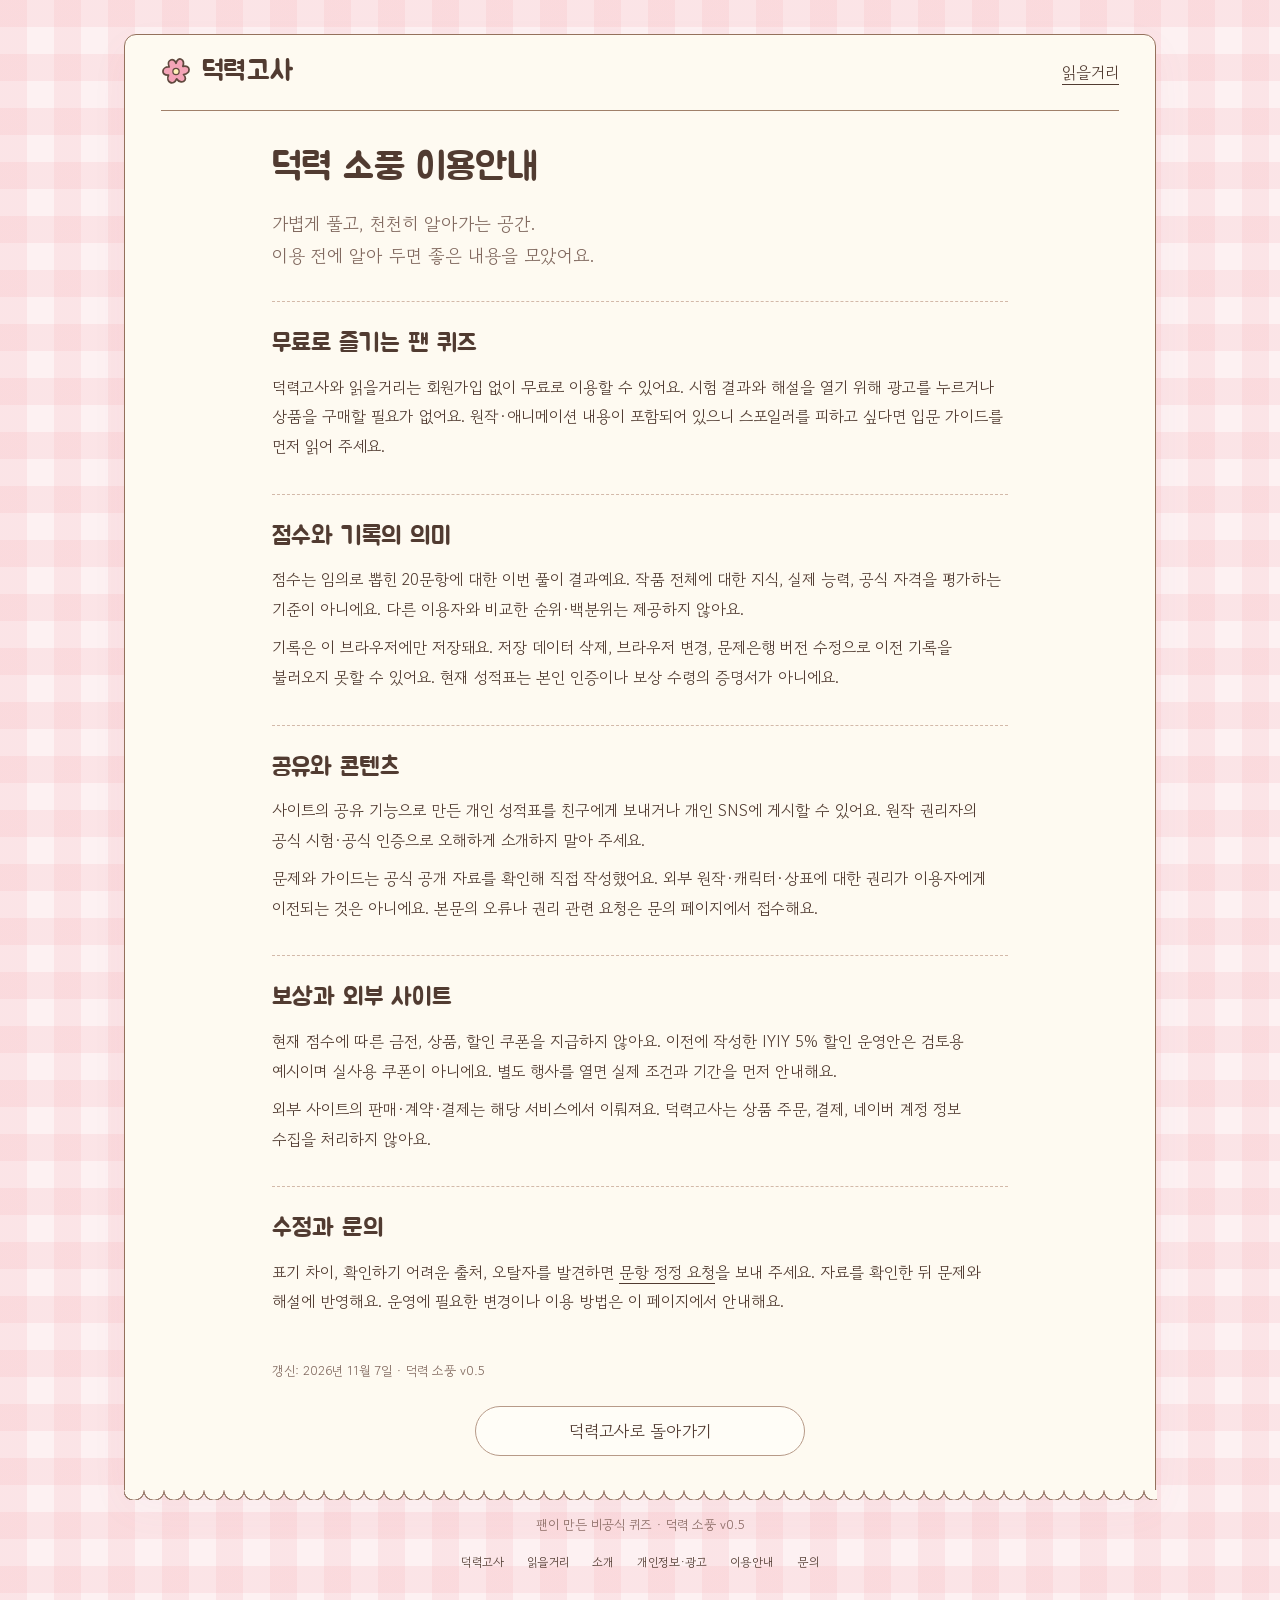
<file: terms.html>
<!doctype html>
<html lang="ko"><head><meta charset="utf-8"><meta name="viewport" content="width=device-width, initial-scale=1, viewport-fit=cover"><meta name="theme-color" content="#f9dbe0"><meta name="description" content="무료 퀴즈의 이용 범위, 점수와 공유, 출처 및 정정 기준 안내."><meta name="google-adsense-account" content="ca-pub-4959050536850164"><title>덕력 소풍 이용안내 · 치이카와 덕력고사</title><link rel="canonical" href="https://estona815.github.io/terms.html"><link rel="icon" href="./assets/flower.svg" type="image/svg+xml"><link rel="stylesheet" href="./style.css"><link rel="stylesheet" href="./storybook.css"></head>
<body><a href="#content" class="skip-link">본문으로 건너뛰기</a><div class="page"><div class="paper"><header class="paper-header"><a class="brand" href="./index.html"><img src="./assets/flower.svg" width="29" height="29" alt=""><span>덕력고사</span></a><a class="guide-link" href="./guides/">읽을거리</a></header><main id="content" class="data-guide"><h1>덕력 소풍 이용안내</h1>
<p class="data-intro">가볍게 풀고, 천천히 알아가는 공간.<br>이용 전에 알아 두면 좋은 내용을 모았어요.</p>
<section><h2>무료로 즐기는 팬 퀴즈</h2><p>덕력고사와 읽을거리는 회원가입 없이 무료로 이용할 수 있어요. 시험 결과와 해설을 열기 위해 광고를 누르거나 상품을 구매할 필요가 없어요. 원작·애니메이션 내용이 포함되어 있으니 스포일러를 피하고 싶다면 입문 가이드를 먼저 읽어 주세요.</p></section>
<section><h2>점수와 기록의 의미</h2><p>점수는 임의로 뽑힌 20문항에 대한 이번 풀이 결과예요. 작품 전체에 대한 지식, 실제 능력, 공식 자격을 평가하는 기준이 아니에요. 다른 이용자와 비교한 순위·백분위는 제공하지 않아요.</p><p>기록은 이 브라우저에만 저장돼요. 저장 데이터 삭제, 브라우저 변경, 문제은행 버전 수정으로 이전 기록을 불러오지 못할 수 있어요. 현재 성적표는 본인 인증이나 보상 수령의 증명서가 아니에요.</p></section>
<section><h2>공유와 콘텐츠</h2><p>사이트의 공유 기능으로 만든 개인 성적표를 친구에게 보내거나 개인 SNS에 게시할 수 있어요. 원작 권리자의 공식 시험·공식 인증으로 오해하게 소개하지 말아 주세요.</p><p>문제와 가이드는 공식 공개 자료를 확인해 직접 작성했어요. 외부 원작·캐릭터·상표에 대한 권리가 이용자에게 이전되는 것은 아니에요. 본문의 오류나 권리 관련 요청은 문의 페이지에서 접수해요.</p></section>
<section><h2>보상과 외부 사이트</h2><p>현재 점수에 따른 금전, 상품, 할인 쿠폰을 지급하지 않아요. 이전에 작성한 IYIY 5% 할인 운영안은 검토용 예시이며 실사용 쿠폰이 아니에요. 별도 행사를 열면 실제 조건과 기간을 먼저 안내해요.</p><p>외부 사이트의 판매·계약·결제는 해당 서비스에서 이뤄져요. 덕력고사는 상품 주문, 결제, 네이버 계정 정보 수집을 처리하지 않아요.</p></section>
<section><h2>수정과 문의</h2><p>표기 차이, 확인하기 어려운 출처, 오탈자를 발견하면 <a href="./contact.html">문항 정정 요청</a>을 보내 주세요. 자료를 확인한 뒤 문제와 해설에 반영해요. 운영에 필요한 변경이나 이용 방법은 이 페이지에서 안내해요.</p></section>
<p class="data-date">갱신: 2026년 11월 7일 · 덕력 소풍 v0.5</p><a href="./index.html" class="secondary">덕력고사로 돌아가기</a></main></div><footer class="site-footer"><p>팬이 만든 비공식 퀴즈 · 덕력 소풍 v0.5</p><nav class="footer-links" aria-label="사이트 안내"><a href="./index.html">덕력고사</a><a href="./guides/">읽을거리</a><a href="./about.html">소개</a><a href="./privacy.html">개인정보·광고</a><a href="./terms.html">이용안내</a><a href="./contact.html">문의</a></nav></footer></div></body></html>
</file>
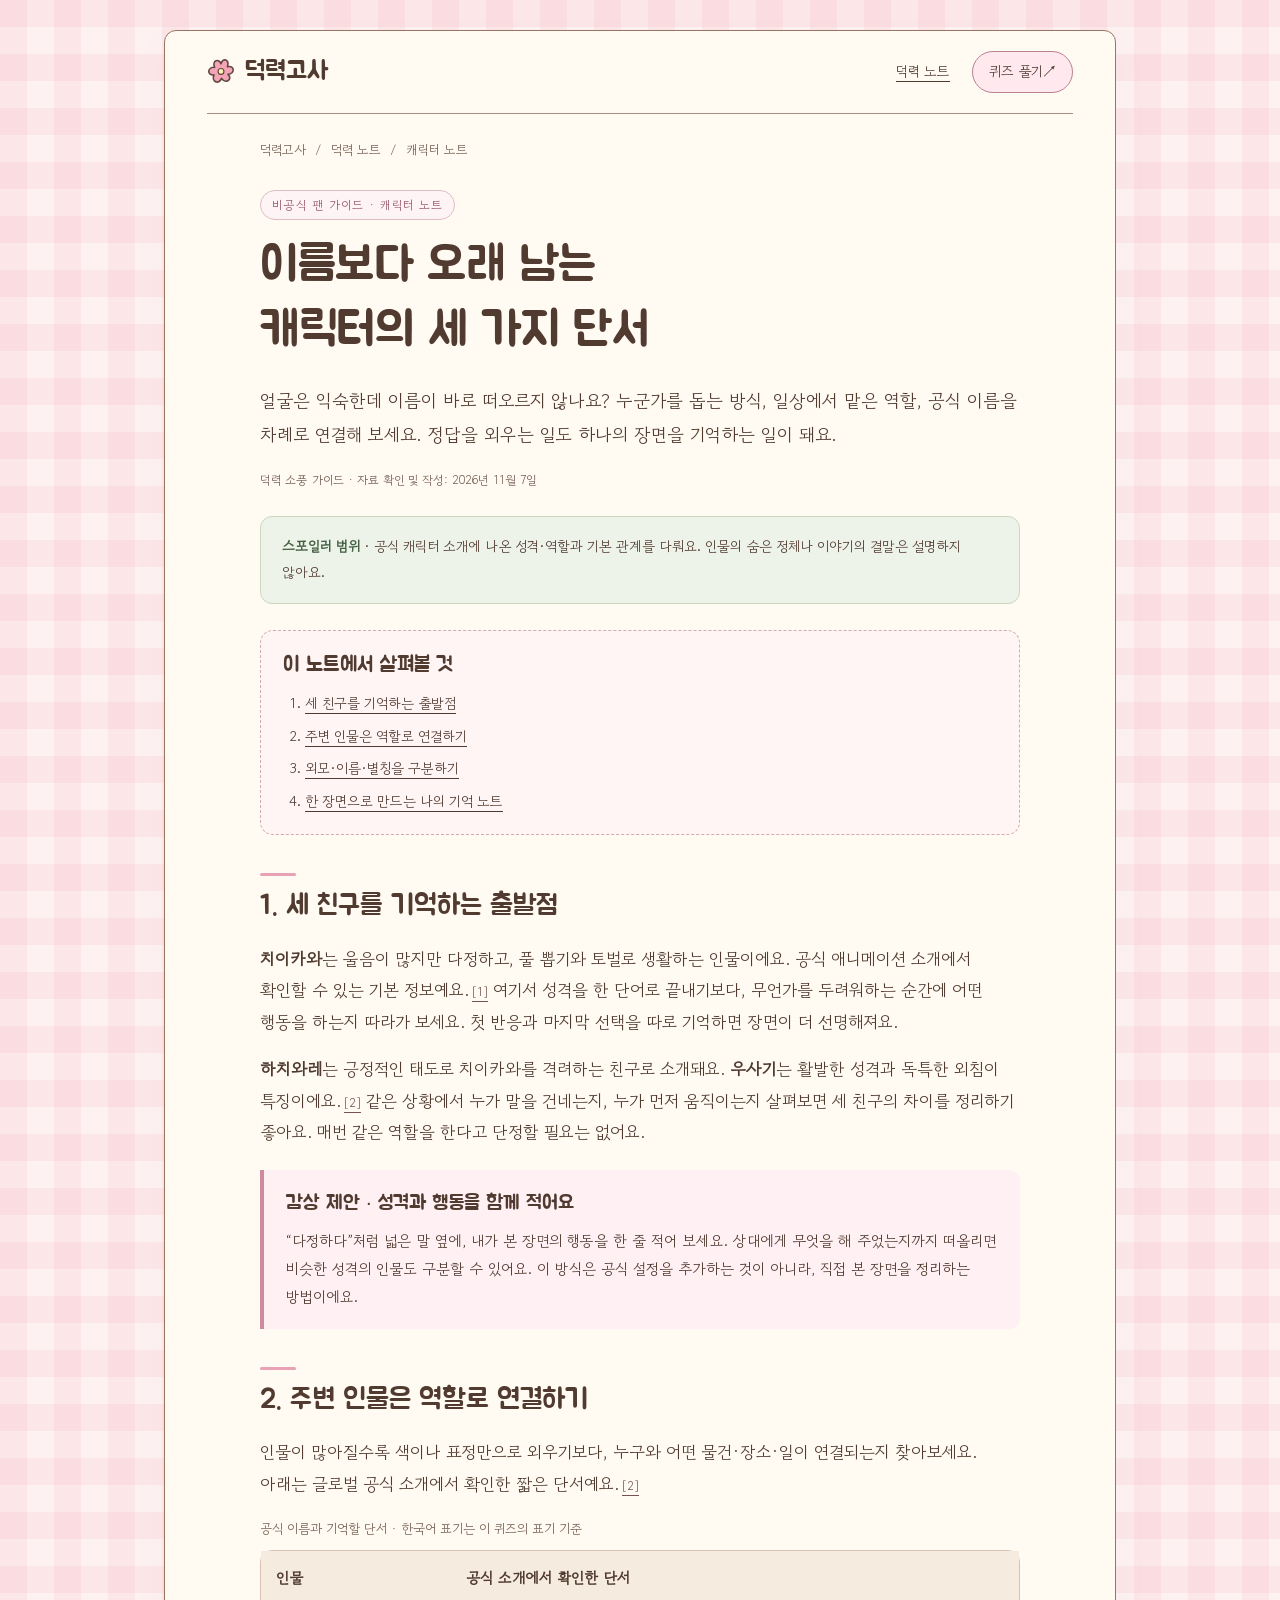
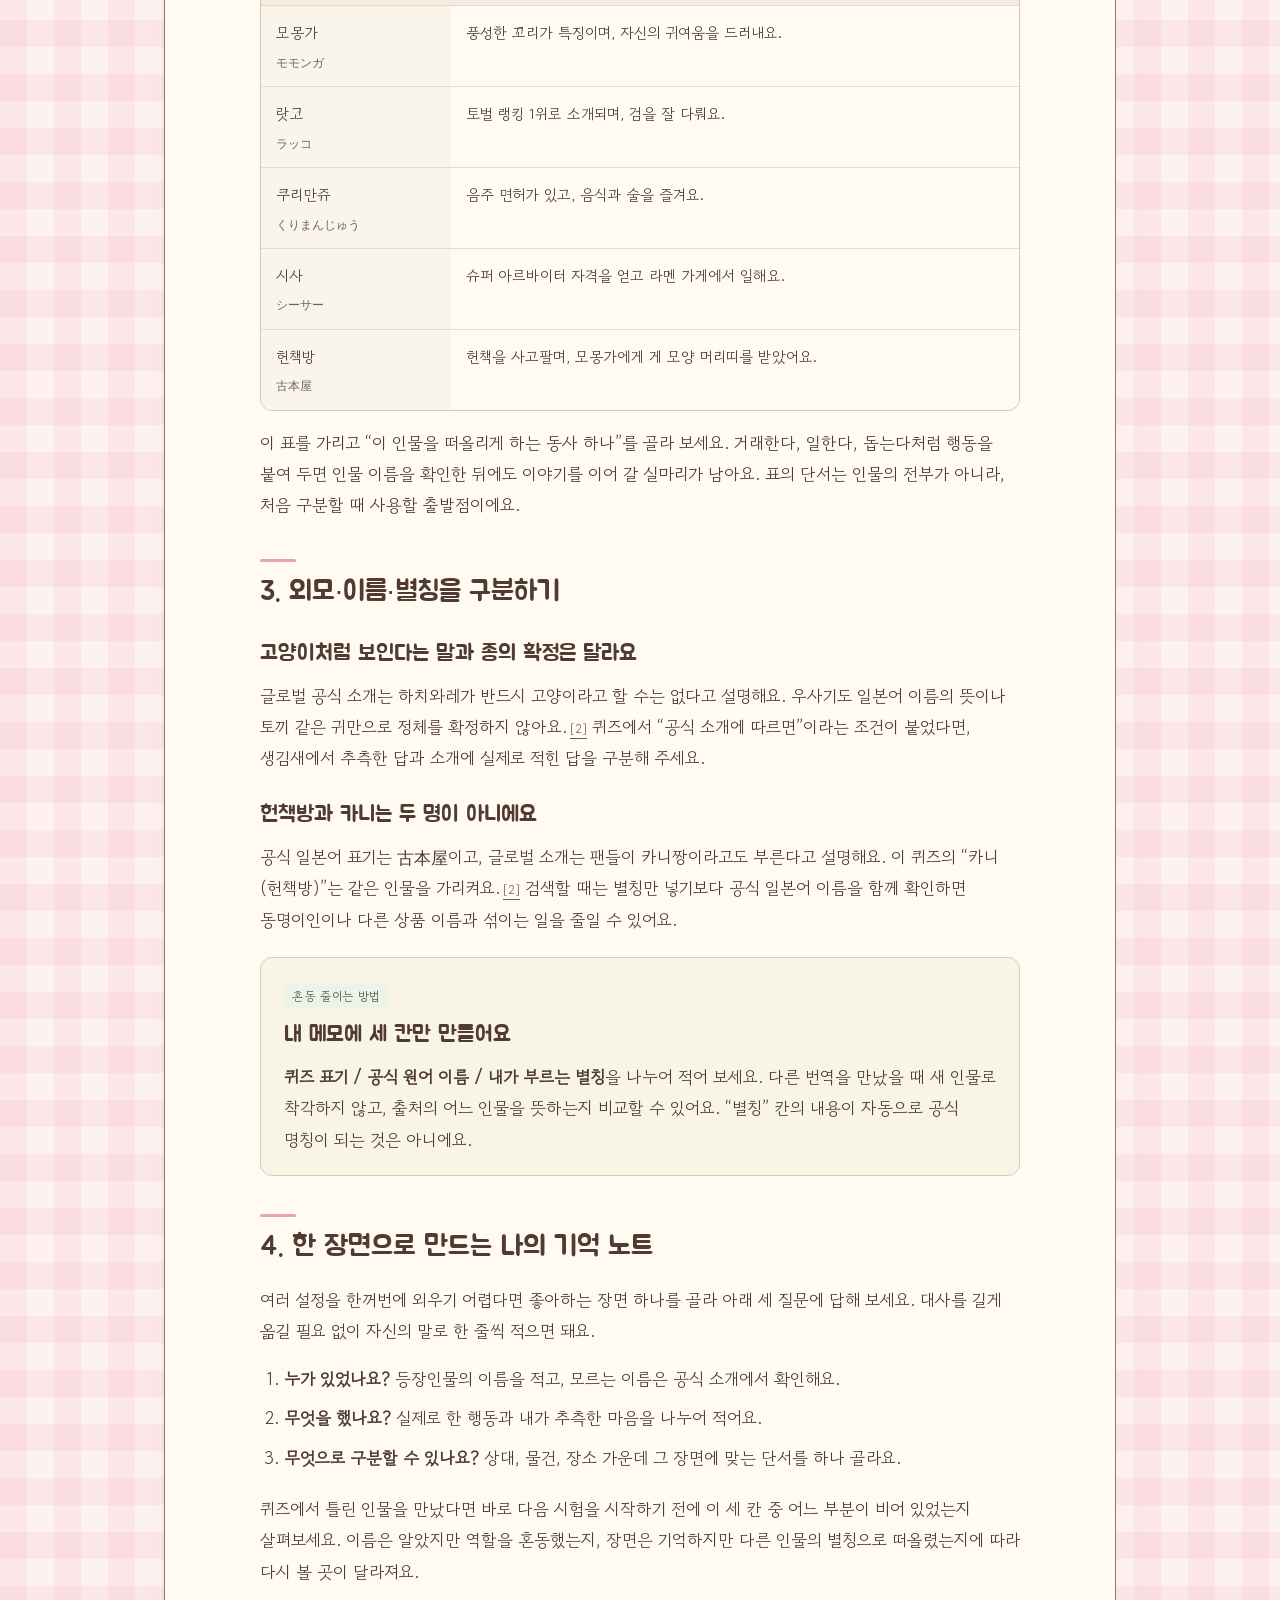
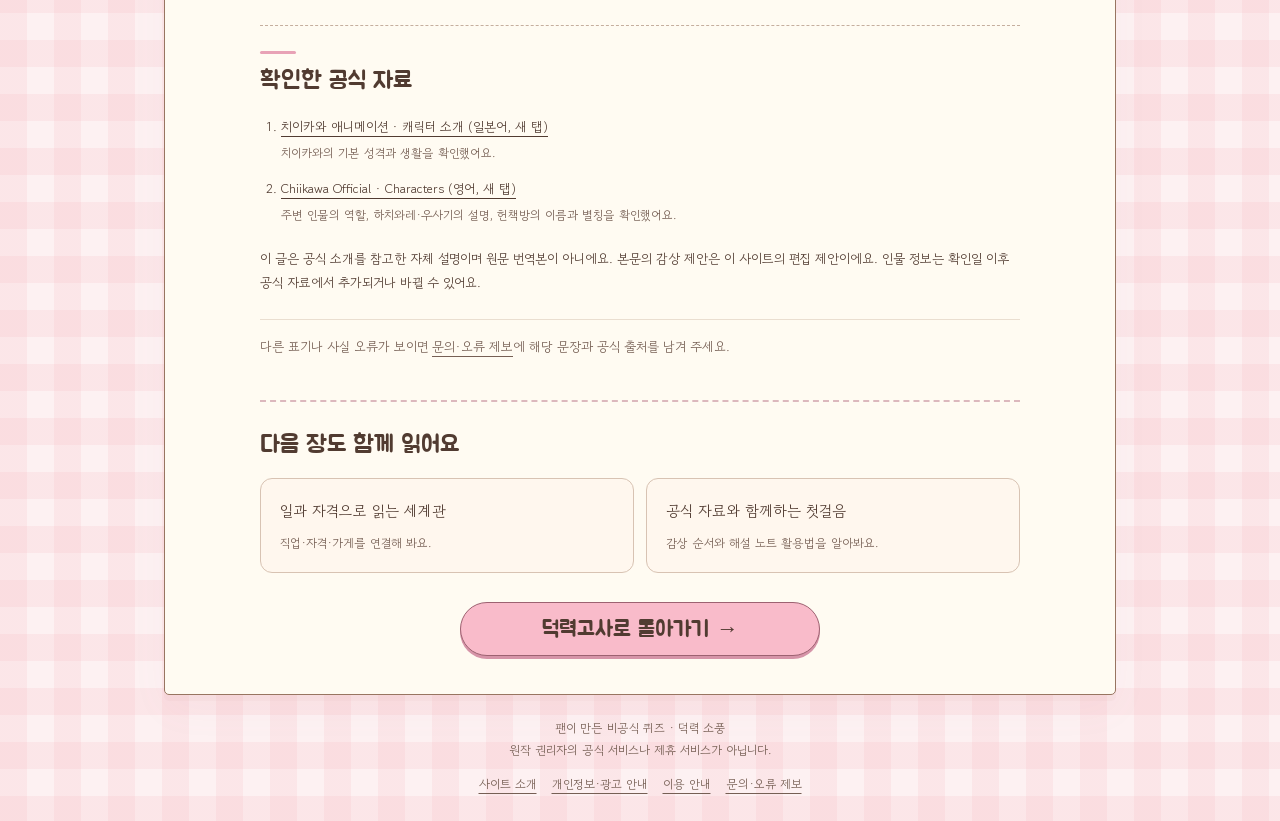
<file: guides/characters.html>
<!doctype html>
<html lang="ko">
<head>
  <meta charset="utf-8">
  <meta name="referrer" content="strict-origin-when-cross-origin">
  <meta name="google-adsense-account" content="ca-pub-4959050536850164">
  <meta name="viewport" content="width=device-width, initial-scale=1, viewport-fit=cover">
  <meta name="theme-color" content="#f9dbe0">
  <meta name="description" content="치이카와·하치와레·우사기와 주변 인물을 행동, 역할, 이름으로 구분하는 비공식 팬 가이드. 공식 소개와 별칭을 구분하고 출처를 확인하세요.">
  <meta name="robots" content="index,follow">
  <title>캐릭터를 기억하는 세 가지 단서 · 치이카와 덕력고사</title>
  <link rel="canonical" href="https://estona815.github.io/guides/characters.html">
  <meta property="og:type" content="article">
  <meta property="og:locale" content="ko_KR">
  <meta property="og:title" content="캐릭터를 기억하는 세 가지 단서 · 덕력 노트">
  <meta property="og:description" content="치이카와·하치와레·우사기와 주변 인물을 행동, 역할, 이름으로 구분하는 비공식 팬 가이드. 공식 소개와 별칭을 구분하고 출처를 확인하세요.">
  <meta property="og:url" content="https://estona815.github.io/guides/characters.html">
  <link rel="icon" href="/assets/flower.svg" type="image/svg+xml">
  <link rel="preload" href="/assets/GowunDodum-Regular-subset.woff" as="font" type="font/woff" crossorigin>
  <link rel="stylesheet" href="/guides.css">
</head>
<body>
  <a class="note-skip" href="#note-main">본문으로 건너뛰기</a>
  <div class="notes-shell">
    <div class="notes-paper">
      <header class="notes-header">
        <a class="notes-brand" href="/index.html"><img src="/assets/flower.svg" width="28" height="28" alt=""><span>덕력고사</span></a>
        <nav aria-label="주요 메뉴"><a href="/guides/index.html">덕력 노트</a><a href="/index.html" class="notes-play">퀴즈 풀기 <span aria-hidden="true">↗</span></a></nav>
      </header>
      <main class="notes-main" id="note-main" tabindex="-1">
        <nav class="notes-breadcrumb" aria-label="현재 위치"><a href="/index.html">덕력고사</a><span aria-hidden="true">/</span><a href="/guides/index.html">덕력 노트</a><span aria-hidden="true">/</span><span aria-current="page">캐릭터 노트</span></nav>
        <header class="notes-hero">
          <p class="notes-kicker">비공식 팬 가이드 · 캐릭터 노트</p>
          <h1>이름보다 오래 남는<br>캐릭터의 세 가지 단서</h1>
          <p class="notes-deck">얼굴은 익숙한데 이름이 바로 떠오르지 않나요? 누군가를 돕는 방식, 일상에서 맡은 역할, 공식 이름을 차례로 연결해 보세요. 정답을 외우는 일도 하나의 장면을 기억하는 일이 돼요.</p>
          <p class="notes-meta">덕력 소풍 가이드 · 자료 확인 및 작성: <time datetime="2026-11-07">2026년 11월 7일</time></p>
        </header>
        <aside class="notes-notice"><strong>스포일러 범위</strong> · 공식 캐릭터 소개에 나온 성격·역할과 기본 관계를 다뤄요. 인물의 숨은 정체나 이야기의 결말은 설명하지 않아요.</aside>
        <nav class="notes-toc" aria-label="이 글의 목차"><h2>이 노트에서 살펴볼 것</h2><ol><li><a href="#friends">세 친구를 기억하는 출발점</a></li><li><a href="#roles">주변 인물은 역할로 연결하기</a></li><li><a href="#names">외모·이름·별칭을 구분하기</a></li><li><a href="#observing">한 장면으로 만드는 나의 기억 노트</a></li></ol></nav>
        <article class="notes-article">
          <section id="friends"><h2>1. 세 친구를 기억하는 출발점</h2>
            <p><strong>치이카와</strong>는 울음이 많지만 다정하고, 풀 뽑기와 토벌로 생활하는 인물이에요. 공식 애니메이션 소개에서 확인할 수 있는 기본 정보예요.<a class="notes-cite" href="#source-1" aria-label="출처 1 보기">[1]</a> 여기서 성격을 한 단어로 끝내기보다, 무언가를 두려워하는 순간에 어떤 행동을 하는지 따라가 보세요. 첫 반응과 마지막 선택을 따로 기억하면 장면이 더 선명해져요.</p>
            <p><strong>하치와레</strong>는 긍정적인 태도로 치이카와를 격려하는 친구로 소개돼요. <strong>우사기</strong>는 활발한 성격과 독특한 외침이 특징이에요.<a class="notes-cite" href="#source-2" aria-label="출처 2 보기">[2]</a> 같은 상황에서 누가 말을 건네는지, 누가 먼저 움직이는지 살펴보면 세 친구의 차이를 정리하기 좋아요. 매번 같은 역할을 한다고 단정할 필요는 없어요.</p>
            <div class="notes-aside"><h3>감상 제안 · 성격과 행동을 함께 적어요</h3><p>“다정하다”처럼 넓은 말 옆에, 내가 본 장면의 행동을 한 줄 적어 보세요. 상대에게 무엇을 해 주었는지까지 떠올리면 비슷한 성격의 인물도 구분할 수 있어요. 이 방식은 공식 설정을 추가하는 것이 아니라, 직접 본 장면을 정리하는 방법이에요.</p></div>
          </section>
          <section id="roles"><h2>2. 주변 인물은 역할로 연결하기</h2>
            <p>인물이 많아질수록 색이나 표정만으로 외우기보다, 누구와 어떤 물건·장소·일이 연결되는지 찾아보세요. 아래는 글로벌 공식 소개에서 확인한 짧은 단서예요.<a class="notes-cite" href="#source-2" aria-label="출처 2 보기">[2]</a></p>
            <table class="notes-table"><caption>공식 이름과 기억할 단서 · 한국어 표기는 이 퀴즈의 표기 기준</caption><thead><tr><th scope="col">인물</th><th scope="col">공식 소개에서 확인한 단서</th></tr></thead><tbody>
              <tr><th scope="row">모몽가<small lang="ja">モモンガ</small></th><td>풍성한 꼬리가 특징이며, 자신의 귀여움을 드러내요.</td></tr>
              <tr><th scope="row">랏코<small lang="ja">ラッコ</small></th><td>토벌 랭킹 1위로 소개되며, 검을 잘 다뤄요.</td></tr>
              <tr><th scope="row">쿠리만쥬<small lang="ja">くりまんじゅう</small></th><td>음주 면허가 있고, 음식과 술을 즐겨요.</td></tr>
              <tr><th scope="row">시사<small lang="ja">シーサー</small></th><td>슈퍼 아르바이터 자격을 얻고 라멘 가게에서 일해요.</td></tr>
              <tr><th scope="row">헌책방<small lang="ja">古本屋</small></th><td>헌책을 사고팔며, 모몽가에게 게 모양 머리띠를 받았어요.</td></tr>
            </tbody></table>
            <p>이 표를 가리고 “이 인물을 떠올리게 하는 동사 하나”를 골라 보세요. 거래한다, 일한다, 돕는다처럼 행동을 붙여 두면 인물 이름을 확인한 뒤에도 이야기를 이어 갈 실마리가 남아요. 표의 단서는 인물의 전부가 아니라, 처음 구분할 때 사용할 출발점이에요.</p>
          </section>
          <section id="names"><h2>3. 외모·이름·별칭을 구분하기</h2>
            <h3>고양이처럼 보인다는 말과 종의 확정은 달라요</h3>
            <p>글로벌 공식 소개는 하치와레가 반드시 고양이라고 할 수는 없다고 설명해요. 우사기도 일본어 이름의 뜻이나 토끼 같은 귀만으로 정체를 확정하지 않아요.<a class="notes-cite" href="#source-2" aria-label="출처 2 보기">[2]</a> 퀴즈에서 “공식 소개에 따르면”이라는 조건이 붙었다면, 생김새에서 추측한 답과 소개에 실제로 적힌 답을 구분해 주세요.</p>
            <h3>헌책방과 카니는 두 명이 아니에요</h3>
            <p>공식 일본어 표기는 <span lang="ja">古本屋</span>이고, 글로벌 소개는 팬들이 카니짱이라고도 부른다고 설명해요. 이 퀴즈의 “카니(헌책방)”는 같은 인물을 가리켜요.<a class="notes-cite" href="#source-2" aria-label="출처 2 보기">[2]</a> 검색할 때는 별칭만 넣기보다 공식 일본어 이름을 함께 확인하면 동명이인이나 다른 상품 이름과 섞이는 일을 줄일 수 있어요.</p>
            <div class="notes-method"><span class="notes-label">혼동 줄이는 방법</span><h3>내 메모에 세 칸만 만들어요</h3><p><strong>퀴즈 표기 / 공식 원어 이름 / 내가 부르는 별칭</strong>을 나누어 적어 보세요. 다른 번역을 만났을 때 새 인물로 착각하지 않고, 출처의 어느 인물을 뜻하는지 비교할 수 있어요. “별칭” 칸의 내용이 자동으로 공식 명칭이 되는 것은 아니에요.</p></div>
          </section>
          <section id="observing"><h2>4. 한 장면으로 만드는 나의 기억 노트</h2>
            <p>여러 설정을 한꺼번에 외우기 어렵다면 좋아하는 장면 하나를 골라 아래 세 질문에 답해 보세요. 대사를 길게 옮길 필요 없이 자신의 말로 한 줄씩 적으면 돼요.</p>
            <ol><li><strong>누가 있었나요?</strong> 등장인물의 이름을 적고, 모르는 이름은 공식 소개에서 확인해요.</li><li><strong>무엇을 했나요?</strong> 실제로 한 행동과 내가 추측한 마음을 나누어 적어요.</li><li><strong>무엇으로 구분할 수 있나요?</strong> 상대, 물건, 장소 가운데 그 장면에 맞는 단서를 하나 골라요.</li></ol>
            <p>퀴즈에서 틀린 인물을 만났다면 바로 다음 시험을 시작하기 전에 이 세 칸 중 어느 부분이 비어 있었는지 살펴보세요. 이름은 알았지만 역할을 혼동했는지, 장면은 기억하지만 다른 인물의 별칭으로 떠올렸는지에 따라 다시 볼 곳이 달라져요.</p>
          </section>
          <section class="notes-sources" aria-labelledby="sources-title"><h2 id="sources-title">확인한 공식 자료</h2><ol>
            <li id="source-1"><a href="https://www.anime-chiikawa.jp/chara.html" target="_blank" rel="noopener noreferrer">치이카와 애니메이션 · 캐릭터 소개 (일본어, 새 탭)</a><span class="notes-source-scope">치이카와의 기본 성격과 생활을 확인했어요.</span></li>
            <li id="source-2"><a href="https://www.chiikawaofficial.com/characters" target="_blank" rel="noopener noreferrer">Chiikawa Official · Characters (영어, 새 탭)</a><span class="notes-source-scope">주변 인물의 역할, 하치와레·우사기의 설명, 헌책방의 이름과 별칭을 확인했어요.</span></li>
          </ol><p>이 글은 공식 소개를 참고한 자체 설명이며 원문 번역본이 아니에요. 본문의 감상 제안은 이 사이트의 편집 제안이에요. 인물 정보는 확인일 이후 공식 자료에서 추가되거나 바뀔 수 있어요.</p></section>
          <p class="notes-correction">다른 표기나 사실 오류가 보이면 <a href="/contact.html">문의·오류 제보</a>에 해당 문장과 공식 출처를 남겨 주세요.</p>
        </article>
        <div id="article-ad" data-ad-placement="guide" hidden></div>
        <nav class="notes-related" aria-label="함께 읽을 글"><h2>다음 장도 함께 읽어요</h2><div class="notes-related-links"><a href="/guides/world.html">일과 자격으로 읽는 세계관<span>직업·자격·가게를 연결해 봐요.</span></a><a href="/guides/first-steps.html">공식 자료와 함께하는 첫걸음<span>감상 순서와 해설 노트 활용법을 알아봐요.</span></a></div></nav>
        <a class="notes-back" href="/index.html">덕력고사로 돌아가기 <span aria-hidden="true">→</span></a>
      </main>
    </div>
    <footer class="notes-footer">
  <p>팬이 만든 비공식 퀴즈 · 덕력 소풍<br>원작 권리자의 공식 서비스나 제휴 서비스가 아닙니다.</p>
  <nav aria-label="사이트 안내"><a href="/about.html">사이트 소개</a><a href="/privacy.html">개인정보·광고 안내</a><a href="/terms.html">이용 안내</a><a href="/contact.html">문의·오류 제보</a></nav>
  <button type="button" class="notes-consent-settings" data-consent-settings hidden>광고·쿠키 설정 변경</button>
  <span class="notes-consent-feedback" data-consent-feedback role="status" aria-live="polite" hidden></span>
</footer>
  </div>
<script type="module" src="../guide-ads.mjs"></script>
</body>
</html>
</file>
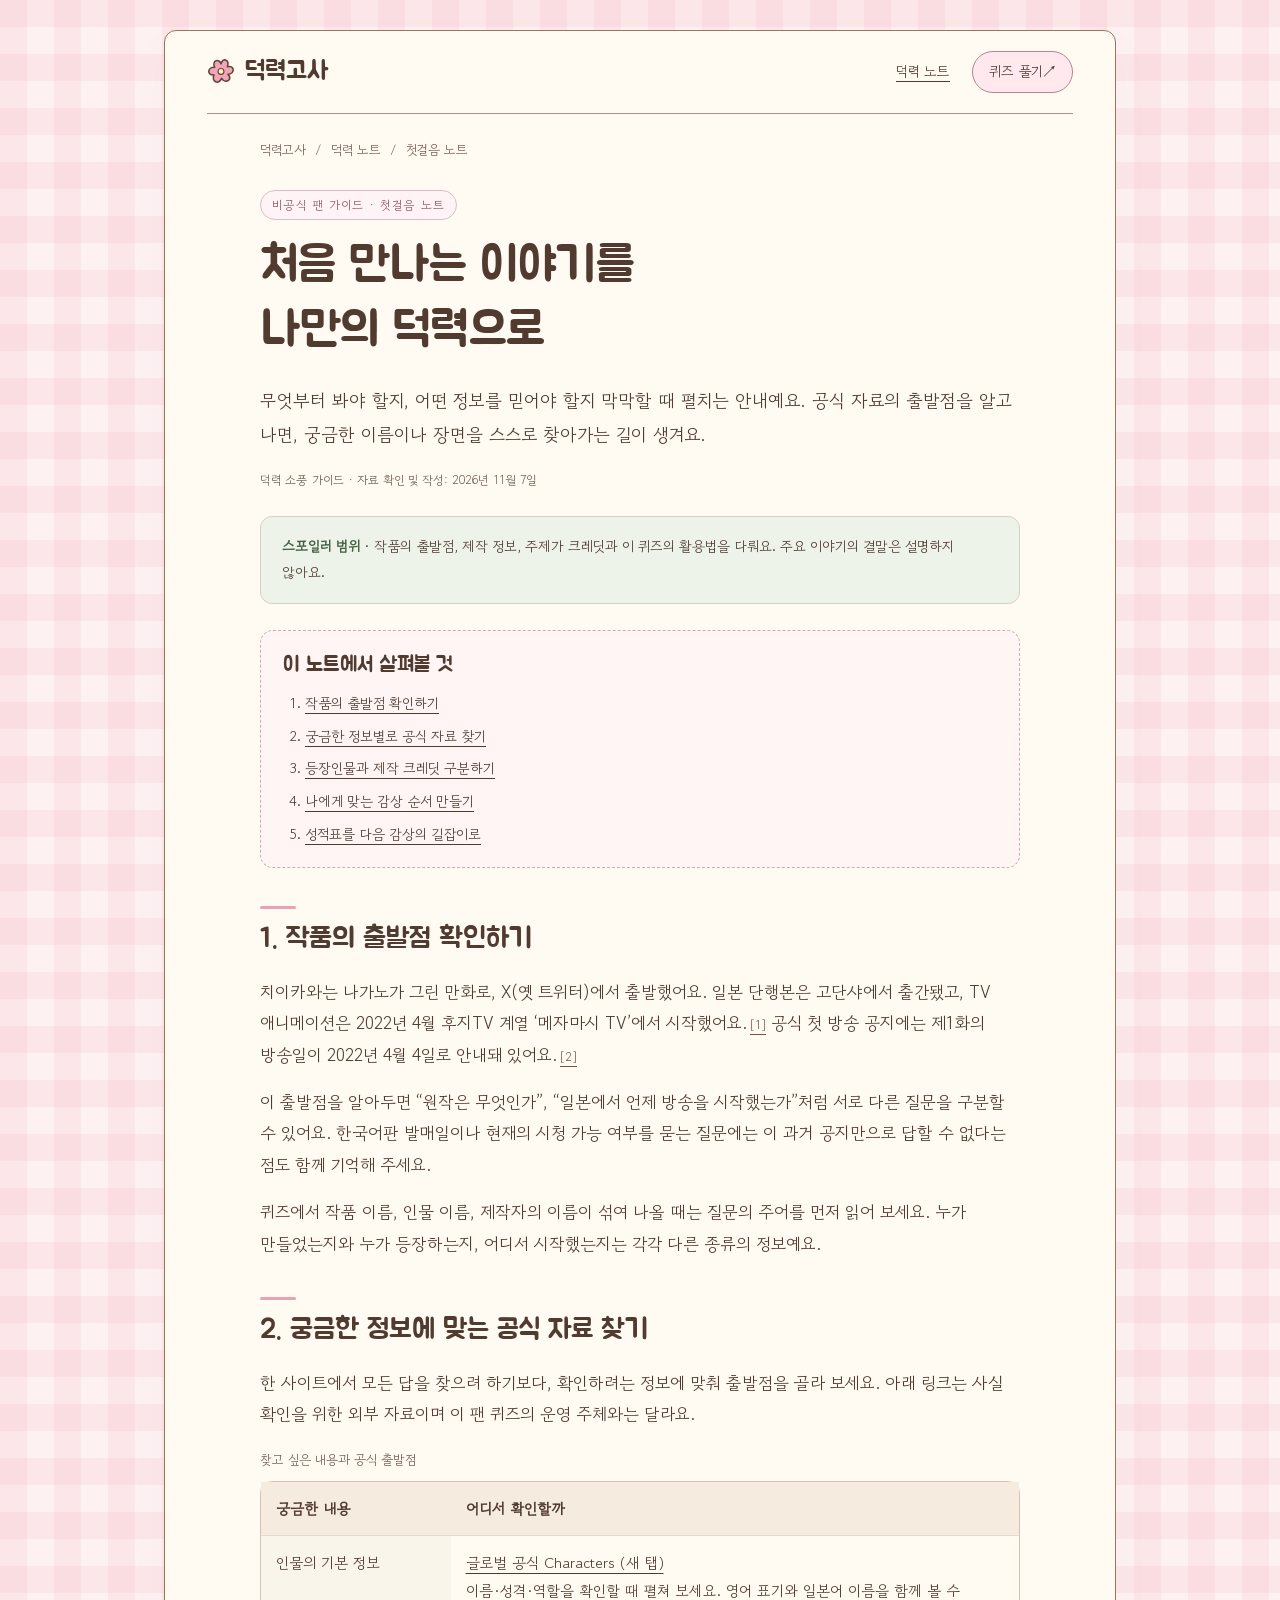
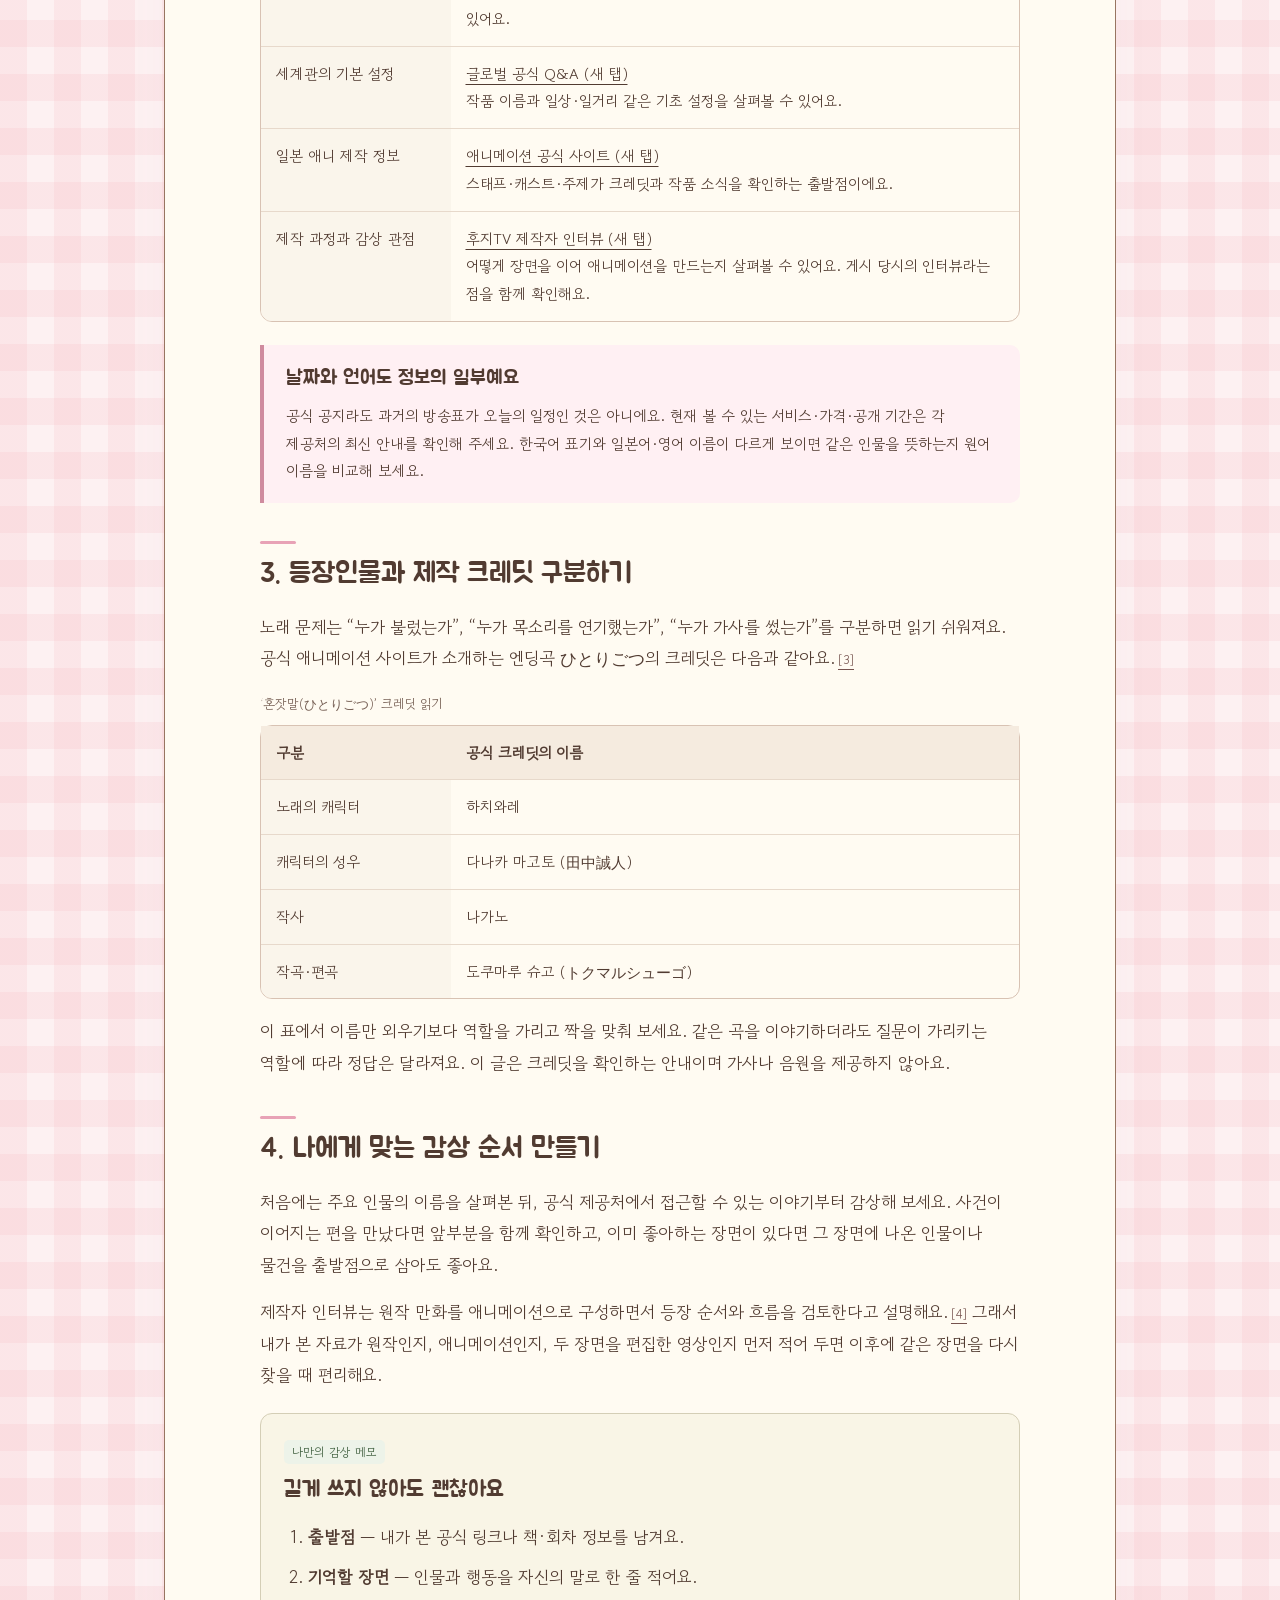
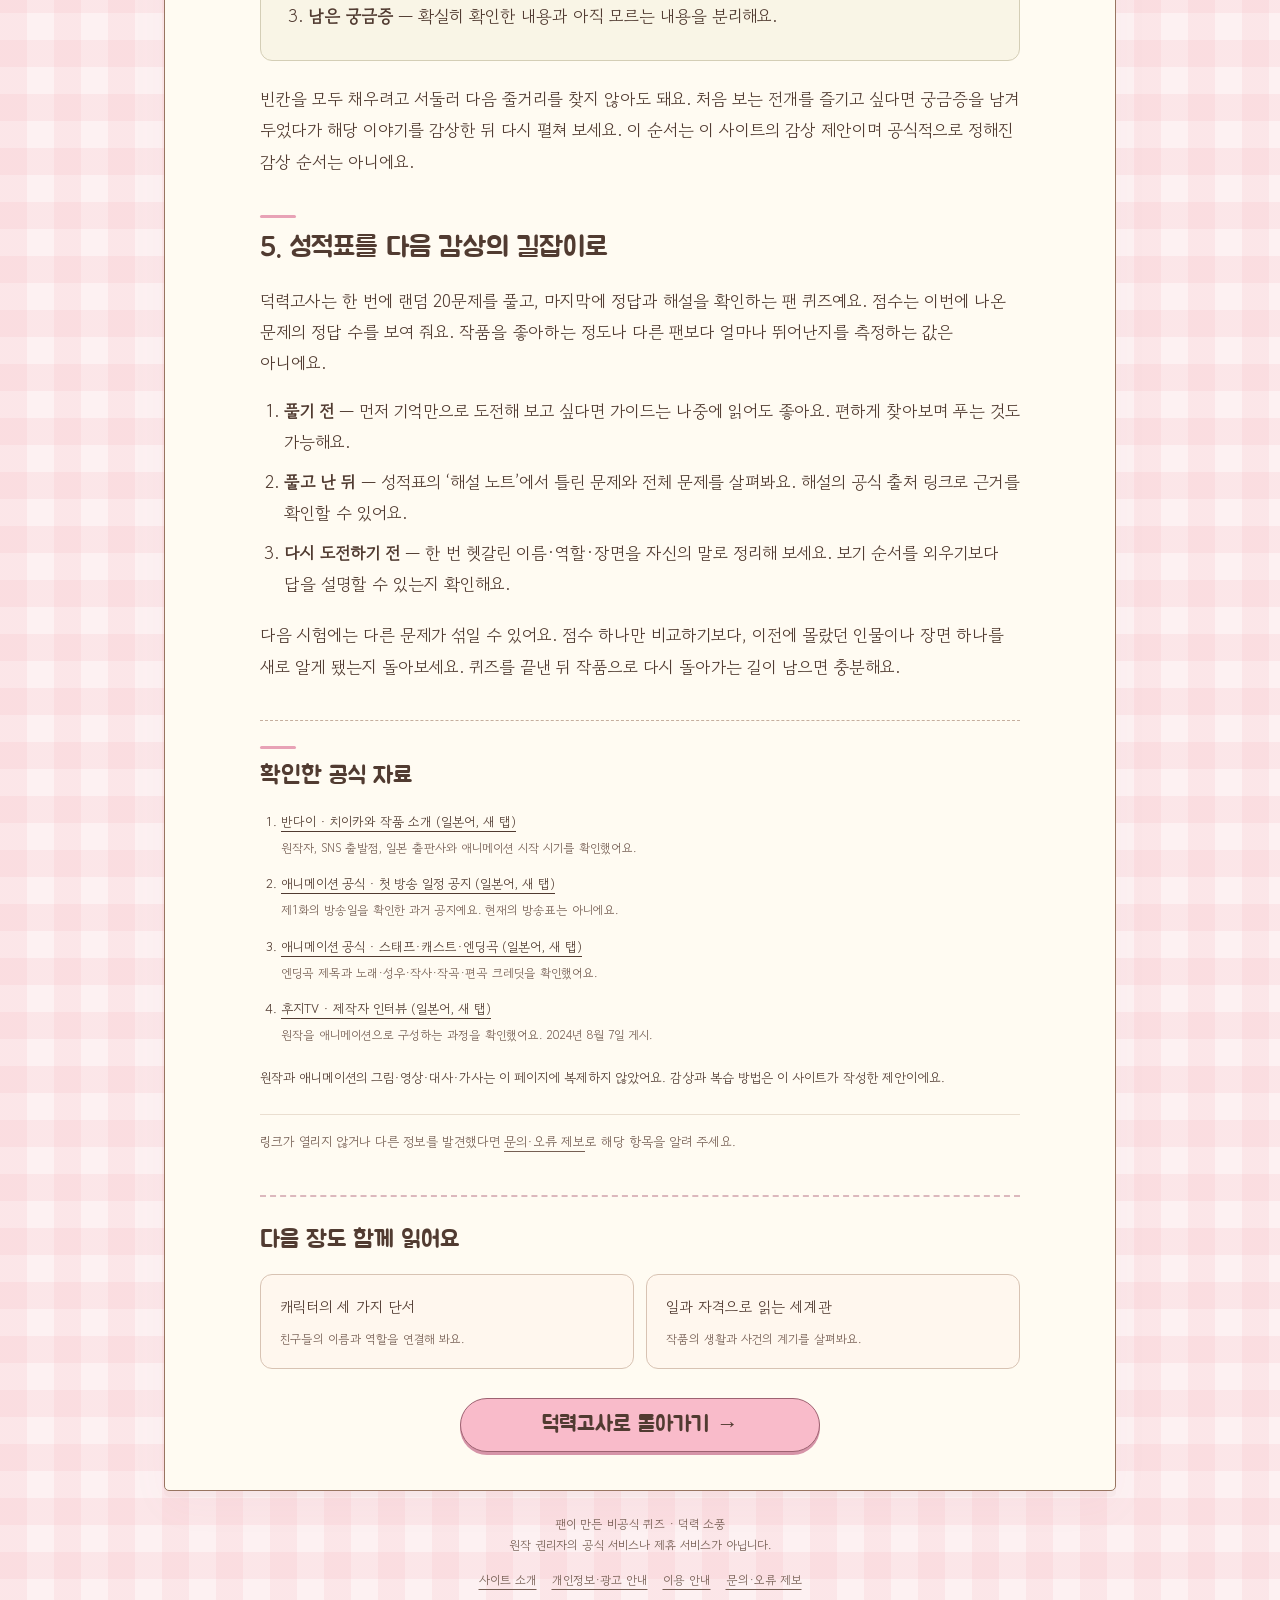
<file: guides/first-steps.html>
<!doctype html>
<html lang="ko">
<head>
  <meta charset="utf-8">
  <meta name="referrer" content="strict-origin-when-cross-origin">
  <meta name="google-adsense-account" content="ca-pub-4959050536850164">
  <meta name="viewport" content="width=device-width, initial-scale=1, viewport-fit=cover">
  <meta name="theme-color" content="#f9dbe0">
  <meta name="description" content="치이카와 원작·애니메이션을 알아보는 공식 자료 모음과 제작진·주제가 크레딧 읽는 법. 퀴즈 해설을 이용해 좋아하는 장면을 복습하세요.">
  <meta name="robots" content="index,follow">
  <title>치이카와 첫 감상과 공식 자료 안내 · 치이카와 덕력고사</title>
  <link rel="canonical" href="https://estona815.github.io/guides/first-steps.html">
  <meta property="og:type" content="article">
  <meta property="og:locale" content="ko_KR">
  <meta property="og:title" content="치이카와 첫 감상과 공식 자료 안내 · 덕력 노트">
  <meta property="og:description" content="치이카와 원작·애니메이션을 알아보는 공식 자료 모음과 제작진·주제가 크레딧 읽는 법. 퀴즈 해설을 이용해 좋아하는 장면을 복습하세요.">
  <meta property="og:url" content="https://estona815.github.io/guides/first-steps.html">
  <link rel="icon" href="/assets/flower.svg" type="image/svg+xml">
  <link rel="preload" href="/assets/GowunDodum-Regular-subset.woff" as="font" type="font/woff" crossorigin>
  <link rel="stylesheet" href="/guides.css">
</head>
<body>
  <a class="note-skip" href="#note-main">본문으로 건너뛰기</a>
  <div class="notes-shell">
    <div class="notes-paper">
      <header class="notes-header">
        <a class="notes-brand" href="/index.html"><img src="/assets/flower.svg" width="28" height="28" alt=""><span>덕력고사</span></a>
        <nav aria-label="주요 메뉴"><a href="/guides/index.html">덕력 노트</a><a href="/index.html" class="notes-play">퀴즈 풀기 <span aria-hidden="true">↗</span></a></nav>
      </header>
      <main class="notes-main" id="note-main" tabindex="-1">
        <nav class="notes-breadcrumb" aria-label="현재 위치"><a href="/index.html">덕력고사</a><span aria-hidden="true">/</span><a href="/guides/index.html">덕력 노트</a><span aria-hidden="true">/</span><span aria-current="page">첫걸음 노트</span></nav>
        <header class="notes-hero">
          <p class="notes-kicker">비공식 팬 가이드 · 첫걸음 노트</p>
          <h1>처음 만나는 이야기를<br>나만의 덕력으로</h1>
          <p class="notes-deck">무엇부터 봐야 할지, 어떤 정보를 믿어야 할지 막막할 때 펼치는 안내예요. 공식 자료의 출발점을 알고 나면, 궁금한 이름이나 장면을 스스로 찾아가는 길이 생겨요.</p>
          <p class="notes-meta">덕력 소풍 가이드 · 자료 확인 및 작성: <time datetime="2026-11-07">2026년 11월 7일</time></p>
        </header>
        <aside class="notes-notice"><strong>스포일러 범위</strong> · 작품의 출발점, 제작 정보, 주제가 크레딧과 이 퀴즈의 활용법을 다뤄요. 주요 이야기의 결말은 설명하지 않아요.</aside>
        <nav class="notes-toc" aria-label="이 글의 목차"><h2>이 노트에서 살펴볼 것</h2><ol><li><a href="#starting-point">작품의 출발점 확인하기</a></li><li><a href="#official-links">궁금한 정보별로 공식 자료 찾기</a></li><li><a href="#credits">등장인물과 제작 크레딧 구분하기</a></li><li><a href="#watching">나에게 맞는 감상 순서 만들기</a></li><li><a href="#after-quiz">성적표를 다음 감상의 길잡이로</a></li></ol></nav>
        <article class="notes-article">
          <section id="starting-point"><h2>1. 작품의 출발점 확인하기</h2>
            <p>치이카와는 나가노가 그린 만화로, X(옛 트위터)에서 출발했어요. 일본 단행본은 고단샤에서 출간됐고, TV 애니메이션은 2022년 4월 후지TV 계열 ‘메자마시 TV’에서 시작했어요.<a class="notes-cite" href="#source-1" aria-label="출처 1 보기">[1]</a> 공식 첫 방송 공지에는 제1화의 방송일이 2022년 4월 4일로 안내돼 있어요.<a class="notes-cite" href="#source-2" aria-label="출처 2 보기">[2]</a></p>
            <p>이 출발점을 알아두면 “원작은 무엇인가”, “일본에서 언제 방송을 시작했는가”처럼 서로 다른 질문을 구분할 수 있어요. 한국어판 발매일이나 현재의 시청 가능 여부를 묻는 질문에는 이 과거 공지만으로 답할 수 없다는 점도 함께 기억해 주세요.</p>
            <p>퀴즈에서 작품 이름, 인물 이름, 제작자의 이름이 섞여 나올 때는 질문의 주어를 먼저 읽어 보세요. 누가 만들었는지와 누가 등장하는지, 어디서 시작했는지는 각각 다른 종류의 정보예요.</p>
          </section>
          <section id="official-links"><h2>2. 궁금한 정보에 맞는 공식 자료 찾기</h2>
            <p>한 사이트에서 모든 답을 찾으려 하기보다, 확인하려는 정보에 맞춰 출발점을 골라 보세요. 아래 링크는 사실 확인을 위한 외부 자료이며 이 팬 퀴즈의 운영 주체와는 달라요.</p>
            <table class="notes-table"><caption>찾고 싶은 내용과 공식 출발점</caption><thead><tr><th scope="col">궁금한 내용</th><th scope="col">어디서 확인할까</th></tr></thead><tbody>
              <tr><th scope="row">인물의 기본 정보</th><td><a href="https://www.chiikawaofficial.com/characters" target="_blank" rel="noopener noreferrer">글로벌 공식 Characters (새 탭)</a><br>이름·성격·역할을 확인할 때 펼쳐 보세요. 영어 표기와 일본어 이름을 함께 볼 수 있어요.</td></tr>
              <tr><th scope="row">세계관의 기본 설정</th><td><a href="https://www.chiikawaofficial.com/home" target="_blank" rel="noopener noreferrer">글로벌 공식 Q&amp;A (새 탭)</a><br>작품 이름과 일상·일거리 같은 기초 설정을 살펴볼 수 있어요.</td></tr>
              <tr><th scope="row">일본 애니 제작 정보</th><td><a href="https://www.anime-chiikawa.jp/" target="_blank" rel="noopener noreferrer">애니메이션 공식 사이트 (새 탭)</a><br>스태프·캐스트·주제가 크레딧과 작품 소식을 확인하는 출발점이에요.</td></tr>
              <tr><th scope="row">제작 과정과 감상 관점</th><td><a href="https://www.fujitv.co.jp/company/fujitvwork/vol25.html" target="_blank" rel="noopener noreferrer">후지TV 제작자 인터뷰 (새 탭)</a><br>어떻게 장면을 이어 애니메이션을 만드는지 살펴볼 수 있어요. 게시 당시의 인터뷰라는 점을 함께 확인해요.</td></tr>
            </tbody></table>
            <div class="notes-aside"><h3>날짜와 언어도 정보의 일부예요</h3><p>공식 공지라도 과거의 방송표가 오늘의 일정인 것은 아니에요. 현재 볼 수 있는 서비스·가격·공개 기간은 각 제공처의 최신 안내를 확인해 주세요. 한국어 표기와 일본어·영어 이름이 다르게 보이면 같은 인물을 뜻하는지 원어 이름을 비교해 보세요.</p></div>
          </section>
          <section id="credits"><h2>3. 등장인물과 제작 크레딧 구분하기</h2>
            <p>노래 문제는 “누가 불렀는가”, “누가 목소리를 연기했는가”, “누가 가사를 썼는가”를 구분하면 읽기 쉬워져요. 공식 애니메이션 사이트가 소개하는 엔딩곡 <span lang="ja">ひとりごつ</span>의 크레딧은 다음과 같아요.<a class="notes-cite" href="#source-3" aria-label="출처 3 보기">[3]</a></p>
            <table class="notes-table"><caption>‘혼잣말(ひとりごつ)’ 크레딧 읽기</caption><thead><tr><th scope="col">구분</th><th scope="col">공식 크레딧의 이름</th></tr></thead><tbody><tr><th scope="row">노래의 캐릭터</th><td>하치와레</td></tr><tr><th scope="row">캐릭터의 성우</th><td>다나카 마코토 <span lang="ja">(田中誠人)</span></td></tr><tr><th scope="row">작사</th><td>나가노</td></tr><tr><th scope="row">작곡·편곡</th><td>도쿠마루 슈고 <span lang="ja">(トクマルシューゴ)</span></td></tr></tbody></table>
            <p>이 표에서 이름만 외우기보다 역할을 가리고 짝을 맞춰 보세요. 같은 곡을 이야기하더라도 질문이 가리키는 역할에 따라 정답은 달라져요. 이 글은 크레딧을 확인하는 안내이며 가사나 음원을 제공하지 않아요.</p>
          </section>
          <section id="watching"><h2>4. 나에게 맞는 감상 순서 만들기</h2>
            <p>처음에는 주요 인물의 이름을 살펴본 뒤, 공식 제공처에서 접근할 수 있는 이야기부터 감상해 보세요. 사건이 이어지는 편을 만났다면 앞부분을 함께 확인하고, 이미 좋아하는 장면이 있다면 그 장면에 나온 인물이나 물건을 출발점으로 삼아도 좋아요.</p>
            <p>제작자 인터뷰는 원작 만화를 애니메이션으로 구성하면서 등장 순서와 흐름을 검토한다고 설명해요.<a class="notes-cite" href="#source-4" aria-label="출처 4 보기">[4]</a> 그래서 내가 본 자료가 원작인지, 애니메이션인지, 두 장면을 편집한 영상인지 먼저 적어 두면 이후에 같은 장면을 다시 찾을 때 편리해요.</p>
            <div class="notes-method"><span class="notes-label">나만의 감상 메모</span><h3>길게 쓰지 않아도 괜찮아요</h3><ol><li><strong>출발점</strong> — 내가 본 공식 링크나 책·회차 정보를 남겨요.</li><li><strong>기억할 장면</strong> — 인물과 행동을 자신의 말로 한 줄 적어요.</li><li><strong>남은 궁금증</strong> — 확실히 확인한 내용과 아직 모르는 내용을 분리해요.</li></ol></div>
            <p>빈칸을 모두 채우려고 서둘러 다음 줄거리를 찾지 않아도 돼요. 처음 보는 전개를 즐기고 싶다면 궁금증을 남겨 두었다가 해당 이야기를 감상한 뒤 다시 펼쳐 보세요. 이 순서는 이 사이트의 감상 제안이며 공식적으로 정해진 감상 순서는 아니에요.</p>
          </section>
          <section id="after-quiz"><h2>5. 성적표를 다음 감상의 길잡이로</h2>
            <p>덕력고사는 한 번에 랜덤 20문제를 풀고, 마지막에 정답과 해설을 확인하는 팬 퀴즈예요. 점수는 이번에 나온 문제의 정답 수를 보여 줘요. 작품을 좋아하는 정도나 다른 팬보다 얼마나 뛰어난지를 측정하는 값은 아니에요.</p>
            <ol><li><strong>풀기 전</strong> — 먼저 기억만으로 도전해 보고 싶다면 가이드는 나중에 읽어도 좋아요. 편하게 찾아보며 푸는 것도 가능해요.</li><li><strong>풀고 난 뒤</strong> — 성적표의 ‘해설 노트’에서 틀린 문제와 전체 문제를 살펴봐요. 해설의 공식 출처 링크로 근거를 확인할 수 있어요.</li><li><strong>다시 도전하기 전</strong> — 한 번 헷갈린 이름·역할·장면을 자신의 말로 정리해 보세요. 보기 순서를 외우기보다 답을 설명할 수 있는지 확인해요.</li></ol>
            <p>다음 시험에는 다른 문제가 섞일 수 있어요. 점수 하나만 비교하기보다, 이전에 몰랐던 인물이나 장면 하나를 새로 알게 됐는지 돌아보세요. 퀴즈를 끝낸 뒤 작품으로 다시 돌아가는 길이 남으면 충분해요.</p>
          </section>
          <section class="notes-sources" aria-labelledby="sources-title"><h2 id="sources-title">확인한 공식 자료</h2><ol>
            <li id="source-1"><a href="https://www.bandai.co.jp/character/chiikawa.php" target="_blank" rel="noopener noreferrer">반다이 · 치이카와 작품 소개 (일본어, 새 탭)</a><span class="notes-source-scope">원작자, SNS 출발점, 일본 출판사와 애니메이션 시작 시기를 확인했어요.</span></li>
            <li id="source-2"><a href="https://www.anime-chiikawa.jp/info.html?k=%2Fentry%2F2022%2F04%2F01%2F0800" target="_blank" rel="noopener noreferrer">애니메이션 공식 · 첫 방송 일정 공지 (일본어, 새 탭)</a><span class="notes-source-scope">제1화의 방송일을 확인한 과거 공지예요. 현재의 방송표는 아니에요.</span></li>
            <li id="source-3"><a href="https://www.anime-chiikawa.jp/" target="_blank" rel="noopener noreferrer">애니메이션 공식 · 스태프·캐스트·엔딩곡 (일본어, 새 탭)</a><span class="notes-source-scope">엔딩곡 제목과 노래·성우·작사·작곡·편곡 크레딧을 확인했어요.</span></li>
            <li id="source-4"><a href="https://www.fujitv.co.jp/company/fujitvwork/vol25.html" target="_blank" rel="noopener noreferrer">후지TV · 제작자 인터뷰 (일본어, 새 탭)</a><span class="notes-source-scope">원작을 애니메이션으로 구성하는 과정을 확인했어요. 2024년 8월 7일 게시.</span></li>
          </ol><p>원작과 애니메이션의 그림·영상·대사·가사는 이 페이지에 복제하지 않았어요. 감상과 복습 방법은 이 사이트가 작성한 제안이에요.</p></section>
          <p class="notes-correction">링크가 열리지 않거나 다른 정보를 발견했다면 <a href="/contact.html">문의·오류 제보</a>로 해당 항목을 알려 주세요.</p>
        </article>
        <div id="article-ad" data-ad-placement="guide" hidden></div>
        <nav class="notes-related" aria-label="함께 읽을 글"><h2>다음 장도 함께 읽어요</h2><div class="notes-related-links"><a href="/guides/characters.html">캐릭터의 세 가지 단서<span>친구들의 이름과 역할을 연결해 봐요.</span></a><a href="/guides/world.html">일과 자격으로 읽는 세계관<span>작품의 생활과 사건의 계기를 살펴봐요.</span></a></div></nav>
        <a class="notes-back" href="/index.html">덕력고사로 돌아가기 <span aria-hidden="true">→</span></a>
      </main>
    </div>
    <footer class="notes-footer">
  <p>팬이 만든 비공식 퀴즈 · 덕력 소풍<br>원작 권리자의 공식 서비스나 제휴 서비스가 아닙니다.</p>
  <nav aria-label="사이트 안내"><a href="/about.html">사이트 소개</a><a href="/privacy.html">개인정보·광고 안내</a><a href="/terms.html">이용 안내</a><a href="/contact.html">문의·오류 제보</a></nav>
  <button type="button" class="notes-consent-settings" data-consent-settings hidden>광고·쿠키 설정 변경</button>
  <span class="notes-consent-feedback" data-consent-feedback role="status" aria-live="polite" hidden></span>
</footer>
  </div>
<script type="module" src="../guide-ads.mjs"></script>
</body>
</html>
</file>
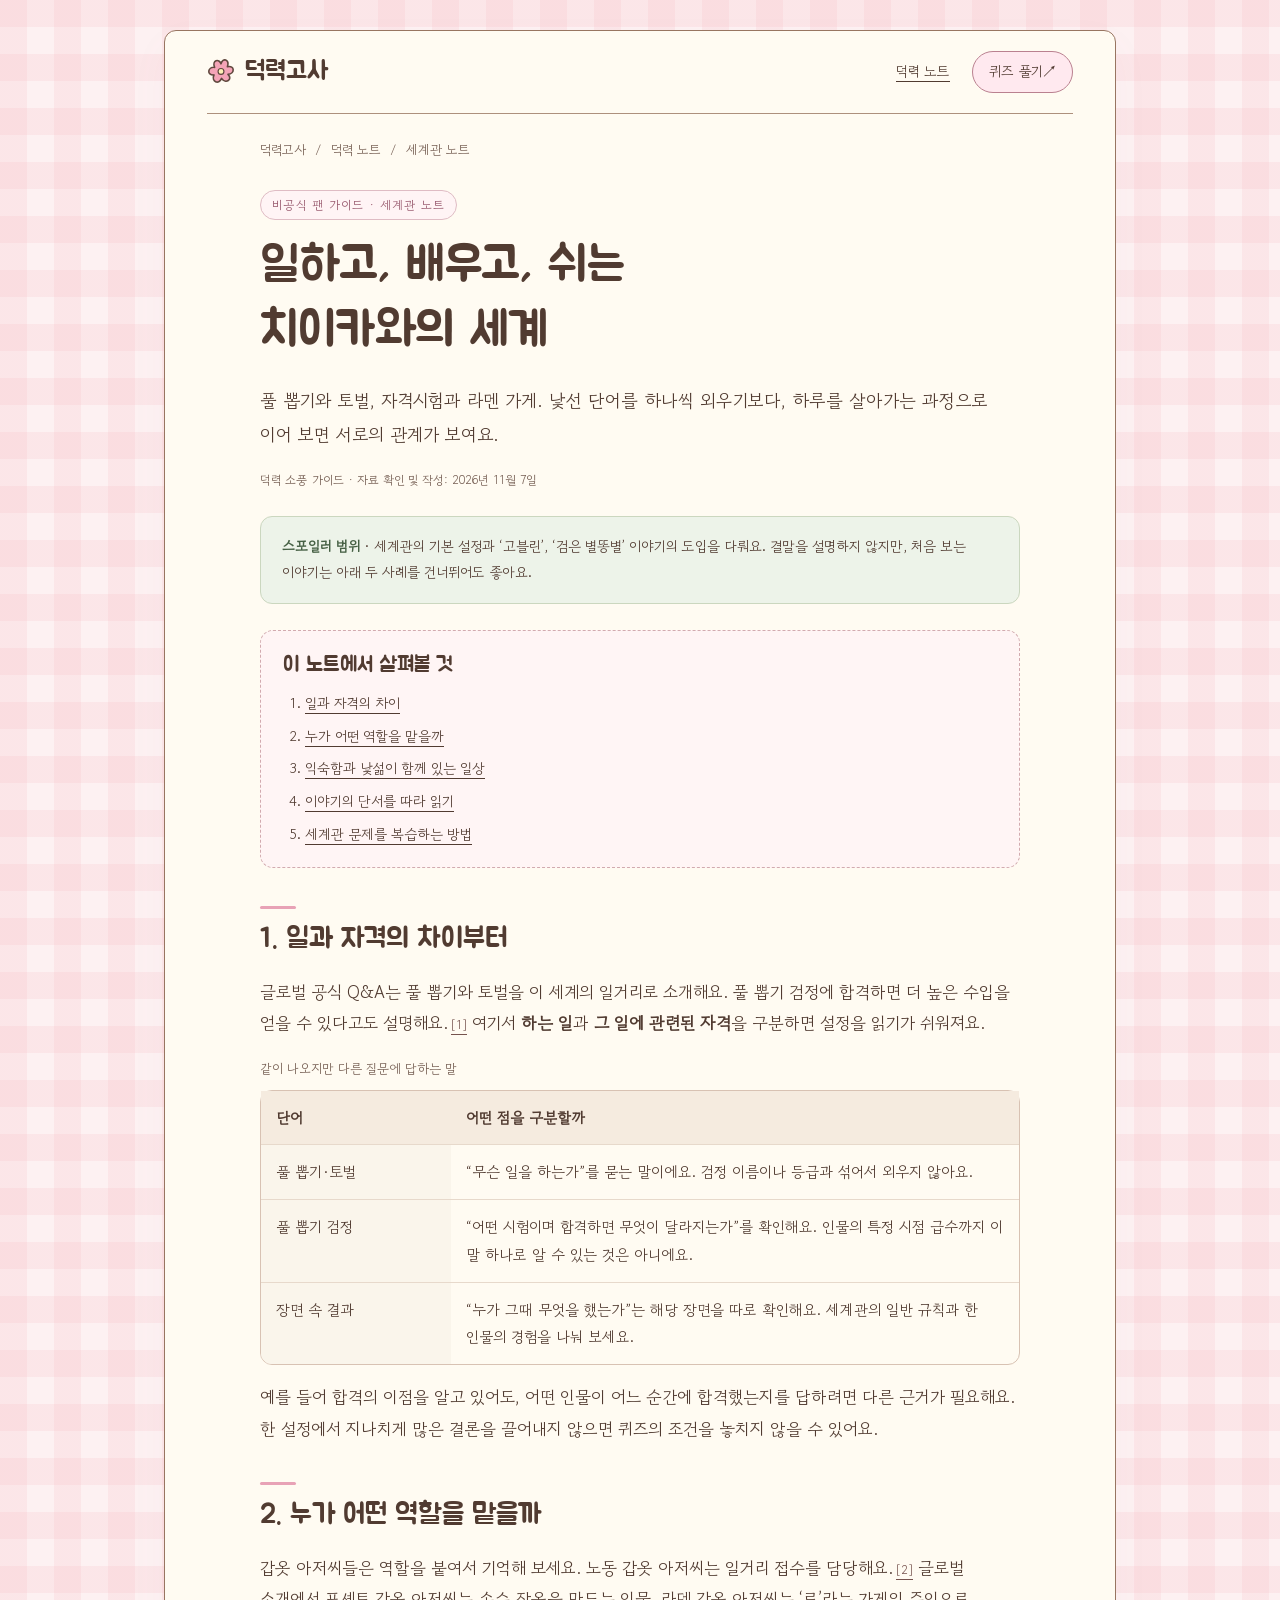
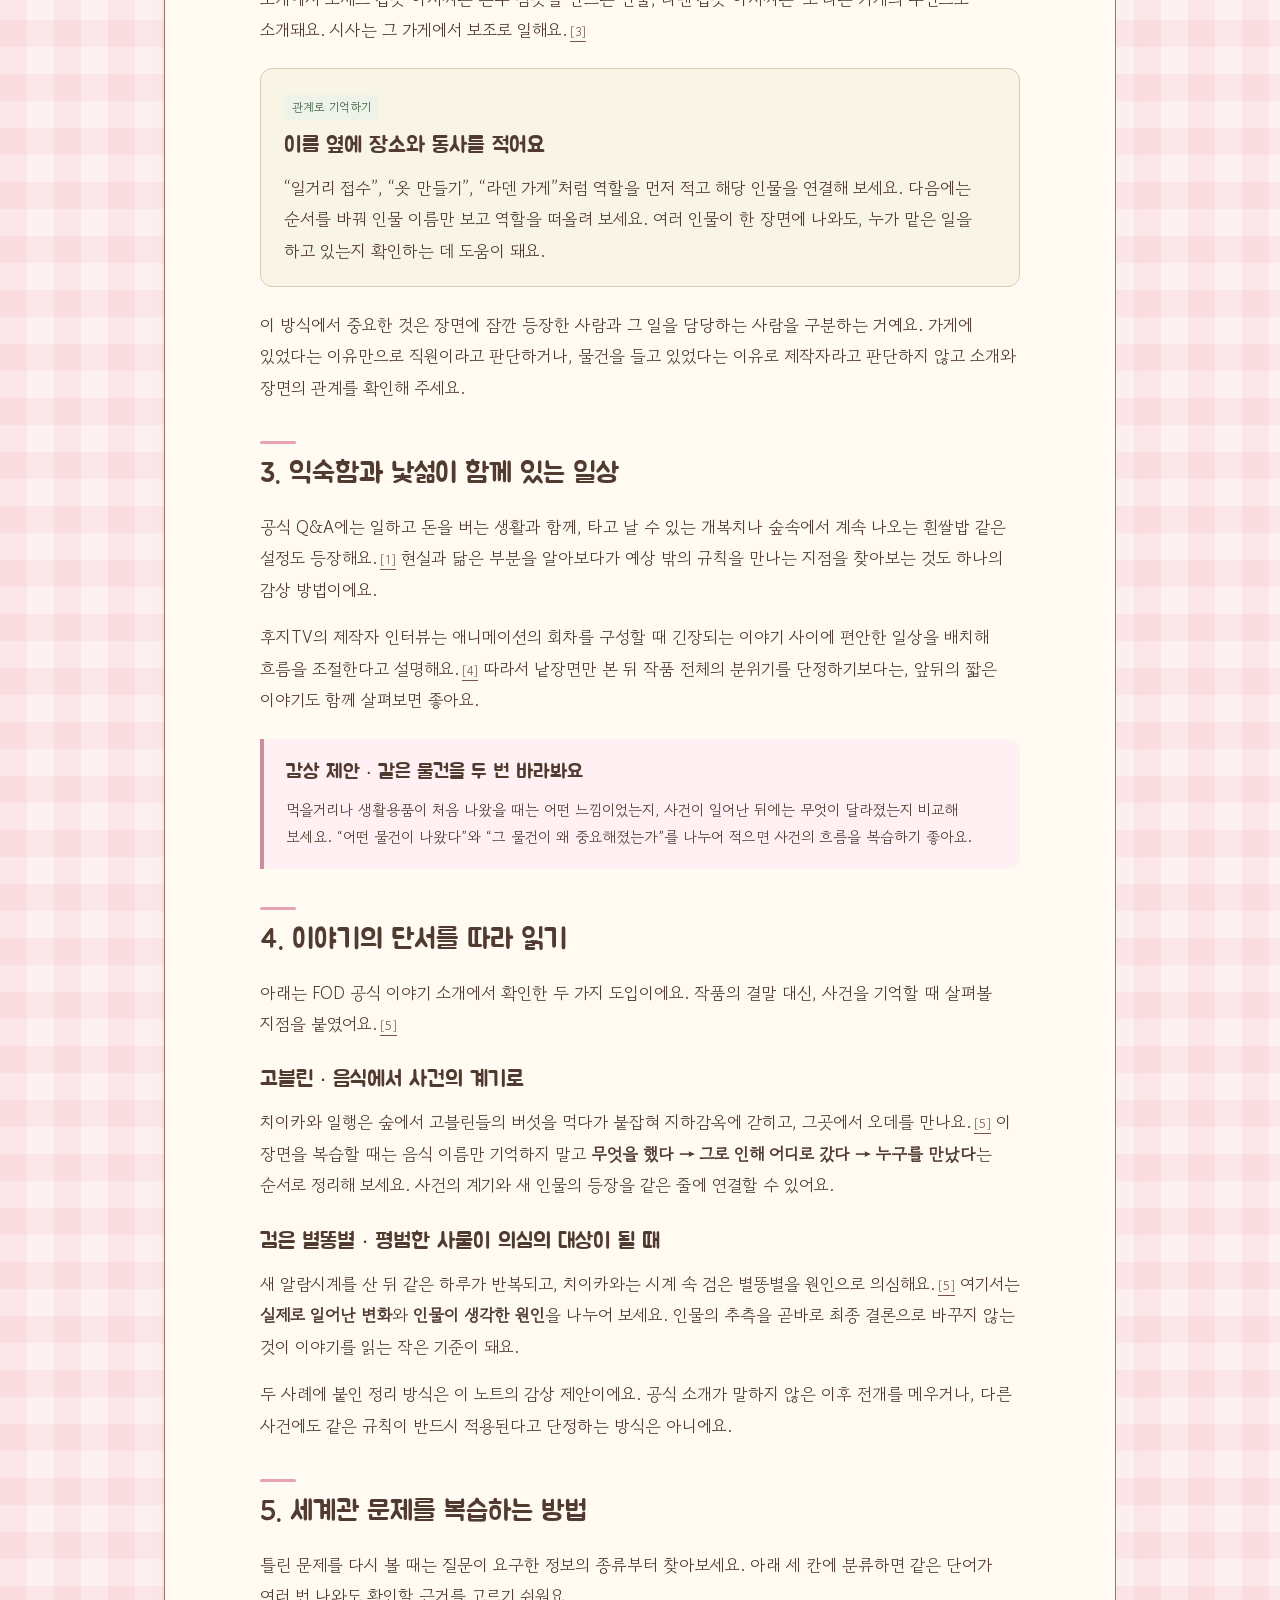
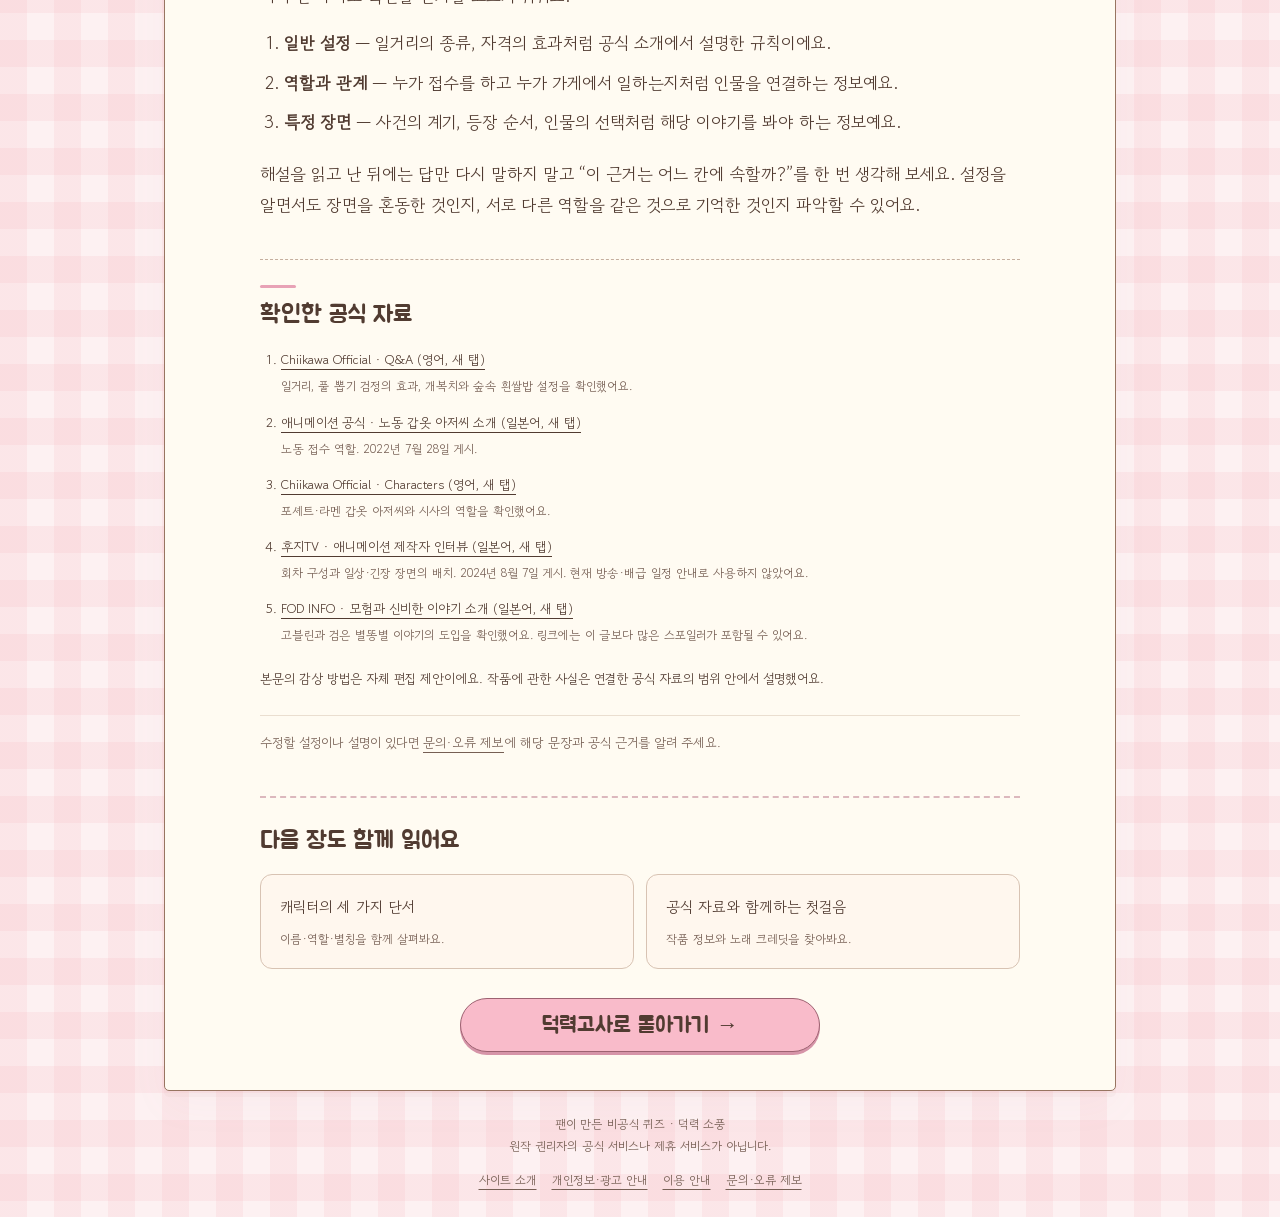
<file: guides/world.html>
<!doctype html>
<html lang="ko">
<head>
  <meta charset="utf-8">
  <meta name="referrer" content="strict-origin-when-cross-origin">
  <meta name="google-adsense-account" content="ca-pub-4959050536850164">
  <meta name="viewport" content="width=device-width, initial-scale=1, viewport-fit=cover">
  <meta name="theme-color" content="#f9dbe0">
  <meta name="description" content="풀 뽑기, 토벌, 자격시험, 갑옷 아저씨의 역할을 공식 자료로 구분하고 이야기의 단서를 읽는 치이카와 세계관 가이드.">
  <meta name="robots" content="index,follow">
  <title>일과 자격으로 읽는 치이카와 세계관 · 치이카와 덕력고사</title>
  <link rel="canonical" href="https://estona815.github.io/guides/world.html">
  <meta property="og:type" content="article">
  <meta property="og:locale" content="ko_KR">
  <meta property="og:title" content="일과 자격으로 읽는 치이카와 세계관 · 덕력 노트">
  <meta property="og:description" content="풀 뽑기, 토벌, 자격시험, 갑옷 아저씨의 역할을 공식 자료로 구분하고 이야기의 단서를 읽는 치이카와 세계관 가이드.">
  <meta property="og:url" content="https://estona815.github.io/guides/world.html">
  <link rel="icon" href="/assets/flower.svg" type="image/svg+xml">
  <link rel="preload" href="/assets/GowunDodum-Regular-subset.woff" as="font" type="font/woff" crossorigin>
  <link rel="stylesheet" href="/guides.css">
</head>
<body>
  <a class="note-skip" href="#note-main">본문으로 건너뛰기</a>
  <div class="notes-shell">
    <div class="notes-paper">
      <header class="notes-header">
        <a class="notes-brand" href="/index.html"><img src="/assets/flower.svg" width="28" height="28" alt=""><span>덕력고사</span></a>
        <nav aria-label="주요 메뉴"><a href="/guides/index.html">덕력 노트</a><a href="/index.html" class="notes-play">퀴즈 풀기 <span aria-hidden="true">↗</span></a></nav>
      </header>
      <main class="notes-main" id="note-main" tabindex="-1">
        <nav class="notes-breadcrumb" aria-label="현재 위치"><a href="/index.html">덕력고사</a><span aria-hidden="true">/</span><a href="/guides/index.html">덕력 노트</a><span aria-hidden="true">/</span><span aria-current="page">세계관 노트</span></nav>
        <header class="notes-hero">
          <p class="notes-kicker">비공식 팬 가이드 · 세계관 노트</p>
          <h1>일하고, 배우고, 쉬는<br>치이카와의 세계</h1>
          <p class="notes-deck">풀 뽑기와 토벌, 자격시험과 라멘 가게. 낯선 단어를 하나씩 외우기보다, 하루를 살아가는 과정으로 이어 보면 서로의 관계가 보여요.</p>
          <p class="notes-meta">덕력 소풍 가이드 · 자료 확인 및 작성: <time datetime="2026-11-07">2026년 11월 7일</time></p>
        </header>
        <aside class="notes-notice"><strong>스포일러 범위</strong> · 세계관의 기본 설정과 ‘고블린’, ‘검은 별똥별’ 이야기의 도입을 다뤄요. 결말을 설명하지 않지만, 처음 보는 이야기는 아래 두 사례를 건너뛰어도 좋아요.</aside>
        <nav class="notes-toc" aria-label="이 글의 목차"><h2>이 노트에서 살펴볼 것</h2><ol><li><a href="#work">일과 자격의 차이</a></li><li><a href="#armor">누가 어떤 역할을 맡을까</a></li><li><a href="#daily-life">익숙함과 낯섦이 함께 있는 일상</a></li><li><a href="#clues">이야기의 단서를 따라 읽기</a></li><li><a href="#reviewing">세계관 문제를 복습하는 방법</a></li></ol></nav>
        <article class="notes-article">
          <section id="work"><h2>1. 일과 자격의 차이부터</h2>
            <p>글로벌 공식 Q&amp;A는 풀 뽑기와 토벌을 이 세계의 일거리로 소개해요. 풀 뽑기 검정에 합격하면 더 높은 수입을 얻을 수 있다고도 설명해요.<a class="notes-cite" href="#source-1" aria-label="출처 1 보기">[1]</a> 여기서 <strong>하는 일</strong>과 <strong>그 일에 관련된 자격</strong>을 구분하면 설정을 읽기가 쉬워져요.</p>
            <table class="notes-table"><caption>같이 나오지만 다른 질문에 답하는 말</caption><thead><tr><th scope="col">단어</th><th scope="col">어떤 점을 구분할까</th></tr></thead><tbody><tr><th scope="row">풀 뽑기·토벌</th><td>“무슨 일을 하는가”를 묻는 말이에요. 검정 이름이나 등급과 섞어서 외우지 않아요.</td></tr><tr><th scope="row">풀 뽑기 검정</th><td>“어떤 시험이며 합격하면 무엇이 달라지는가”를 확인해요. 인물의 특정 시점 급수까지 이 말 하나로 알 수 있는 것은 아니에요.</td></tr><tr><th scope="row">장면 속 결과</th><td>“누가 그때 무엇을 했는가”는 해당 장면을 따로 확인해요. 세계관의 일반 규칙과 한 인물의 경험을 나눠 보세요.</td></tr></tbody></table>
            <p>예를 들어 합격의 이점을 알고 있어도, 어떤 인물이 어느 순간에 합격했는지를 답하려면 다른 근거가 필요해요. 한 설정에서 지나치게 많은 결론을 끌어내지 않으면 퀴즈의 조건을 놓치지 않을 수 있어요.</p>
          </section>
          <section id="armor"><h2>2. 누가 어떤 역할을 맡을까</h2>
            <p>갑옷 아저씨들은 역할을 붙여서 기억해 보세요. 노동 갑옷 아저씨는 일거리 접수를 담당해요.<a class="notes-cite" href="#source-2" aria-label="출처 2 보기">[2]</a> 글로벌 소개에서 포셰트 갑옷 아저씨는 손수 잠옷을 만드는 인물, 라멘 갑옷 아저씨는 ‘로’라는 가게의 주인으로 소개돼요. 시사는 그 가게에서 보조로 일해요.<a class="notes-cite" href="#source-3" aria-label="출처 3 보기">[3]</a></p>
            <div class="notes-method"><span class="notes-label">관계로 기억하기</span><h3>이름 옆에 장소와 동사를 적어요</h3><p>“일거리 접수”, “옷 만들기”, “라멘 가게”처럼 역할을 먼저 적고 해당 인물을 연결해 보세요. 다음에는 순서를 바꿔 인물 이름만 보고 역할을 떠올려 보세요. 여러 인물이 한 장면에 나와도, 누가 맡은 일을 하고 있는지 확인하는 데 도움이 돼요.</p></div>
            <p>이 방식에서 중요한 것은 장면에 잠깐 등장한 사람과 그 일을 담당하는 사람을 구분하는 거예요. 가게에 있었다는 이유만으로 직원이라고 판단하거나, 물건을 들고 있었다는 이유로 제작자라고 판단하지 않고 소개와 장면의 관계를 확인해 주세요.</p>
          </section>
          <section id="daily-life"><h2>3. 익숙함과 낯섦이 함께 있는 일상</h2>
            <p>공식 Q&amp;A에는 일하고 돈을 버는 생활과 함께, 타고 날 수 있는 개복치나 숲속에서 계속 나오는 흰쌀밥 같은 설정도 등장해요.<a class="notes-cite" href="#source-1" aria-label="출처 1 보기">[1]</a> 현실과 닮은 부분을 알아보다가 예상 밖의 규칙을 만나는 지점을 찾아보는 것도 하나의 감상 방법이에요.</p>
            <p>후지TV의 제작자 인터뷰는 애니메이션의 회차를 구성할 때 긴장되는 이야기 사이에 편안한 일상을 배치해 흐름을 조절한다고 설명해요.<a class="notes-cite" href="#source-4" aria-label="출처 4 보기">[4]</a> 따라서 낱장면만 본 뒤 작품 전체의 분위기를 단정하기보다는, 앞뒤의 짧은 이야기도 함께 살펴보면 좋아요.</p>
            <div class="notes-aside"><h3>감상 제안 · 같은 물건을 두 번 바라봐요</h3><p>먹을거리나 생활용품이 처음 나왔을 때는 어떤 느낌이었는지, 사건이 일어난 뒤에는 무엇이 달라졌는지 비교해 보세요. “어떤 물건이 나왔다”와 “그 물건이 왜 중요해졌는가”를 나누어 적으면 사건의 흐름을 복습하기 좋아요.</p></div>
          </section>
          <section id="clues"><h2>4. 이야기의 단서를 따라 읽기</h2>
            <p>아래는 FOD 공식 이야기 소개에서 확인한 두 가지 도입이에요. 작품의 결말 대신, 사건을 기억할 때 살펴볼 지점을 붙였어요.<a class="notes-cite" href="#source-5" aria-label="출처 5 보기">[5]</a></p>
            <h3>고블린 · 음식에서 사건의 계기로</h3>
            <p>치이카와 일행은 숲에서 고블린들의 버섯을 먹다가 붙잡혀 지하감옥에 갇히고, 그곳에서 오데를 만나요.<a class="notes-cite" href="#source-5" aria-label="출처 5 보기">[5]</a> 이 장면을 복습할 때는 음식 이름만 기억하지 말고 <strong>무엇을 했다 → 그로 인해 어디로 갔다 → 누구를 만났다</strong>는 순서로 정리해 보세요. 사건의 계기와 새 인물의 등장을 같은 줄에 연결할 수 있어요.</p>
            <h3>검은 별똥별 · 평범한 사물이 의심의 대상이 될 때</h3>
            <p>새 알람시계를 산 뒤 같은 하루가 반복되고, 치이카와는 시계 속 검은 별똥별을 원인으로 의심해요.<a class="notes-cite" href="#source-5" aria-label="출처 5 보기">[5]</a> 여기서는 <strong>실제로 일어난 변화</strong>와 <strong>인물이 생각한 원인</strong>을 나누어 보세요. 인물의 추측을 곧바로 최종 결론으로 바꾸지 않는 것이 이야기를 읽는 작은 기준이 돼요.</p>
            <p>두 사례에 붙인 정리 방식은 이 노트의 감상 제안이에요. 공식 소개가 말하지 않은 이후 전개를 메우거나, 다른 사건에도 같은 규칙이 반드시 적용된다고 단정하는 방식은 아니에요.</p>
          </section>
          <section id="reviewing"><h2>5. 세계관 문제를 복습하는 방법</h2>
            <p>틀린 문제를 다시 볼 때는 질문이 요구한 정보의 종류부터 찾아보세요. 아래 세 칸에 분류하면 같은 단어가 여러 번 나와도 확인할 근거를 고르기 쉬워요.</p>
            <ol><li><strong>일반 설정</strong> — 일거리의 종류, 자격의 효과처럼 공식 소개에서 설명한 규칙이에요.</li><li><strong>역할과 관계</strong> — 누가 접수를 하고 누가 가게에서 일하는지처럼 인물을 연결하는 정보예요.</li><li><strong>특정 장면</strong> — 사건의 계기, 등장 순서, 인물의 선택처럼 해당 이야기를 봐야 하는 정보예요.</li></ol>
            <p>해설을 읽고 난 뒤에는 답만 다시 말하지 말고 “이 근거는 어느 칸에 속할까?”를 한 번 생각해 보세요. 설정을 알면서도 장면을 혼동한 것인지, 서로 다른 역할을 같은 것으로 기억한 것인지 파악할 수 있어요.</p>
          </section>
          <section class="notes-sources" aria-labelledby="sources-title"><h2 id="sources-title">확인한 공식 자료</h2><ol>
            <li id="source-1"><a href="https://www.chiikawaofficial.com/home" target="_blank" rel="noopener noreferrer">Chiikawa Official · Q&amp;A (영어, 새 탭)</a><span class="notes-source-scope">일거리, 풀 뽑기 검정의 효과, 개복치와 숲속 흰쌀밥 설정을 확인했어요.</span></li>
            <li id="source-2"><a href="https://www.anime-chiikawa.jp/info.html?k=%2Fentry%2F20220728" target="_blank" rel="noopener noreferrer">애니메이션 공식 · 노동 갑옷 아저씨 소개 (일본어, 새 탭)</a><span class="notes-source-scope">노동 접수 역할. 2022년 7월 28일 게시.</span></li>
            <li id="source-3"><a href="https://www.chiikawaofficial.com/characters" target="_blank" rel="noopener noreferrer">Chiikawa Official · Characters (영어, 새 탭)</a><span class="notes-source-scope">포셰트·라멘 갑옷 아저씨와 시사의 역할을 확인했어요.</span></li>
            <li id="source-4"><a href="https://www.fujitv.co.jp/company/fujitvwork/vol25.html" target="_blank" rel="noopener noreferrer">후지TV · 애니메이션 제작자 인터뷰 (일본어, 새 탭)</a><span class="notes-source-scope">회차 구성과 일상·긴장 장면의 배치. 2024년 8월 7일 게시. 현재 방송·배급 일정 안내로 사용하지 않았어요.</span></li>
            <li id="source-5"><a href="https://news.fod.fujitv.co.jp/article/13558" target="_blank" rel="noopener noreferrer">FOD INFO · 모험과 신비한 이야기 소개 (일본어, 새 탭)</a><span class="notes-source-scope">고블린과 검은 별똥별 이야기의 도입을 확인했어요. 링크에는 이 글보다 많은 스포일러가 포함될 수 있어요.</span></li>
          </ol><p>본문의 감상 방법은 자체 편집 제안이에요. 작품에 관한 사실은 연결한 공식 자료의 범위 안에서 설명했어요.</p></section>
          <p class="notes-correction">수정할 설정이나 설명이 있다면 <a href="/contact.html">문의·오류 제보</a>에 해당 문장과 공식 근거를 알려 주세요.</p>
        </article>
        <div id="article-ad" data-ad-placement="guide" hidden></div>
        <nav class="notes-related" aria-label="함께 읽을 글"><h2>다음 장도 함께 읽어요</h2><div class="notes-related-links"><a href="/guides/characters.html">캐릭터의 세 가지 단서<span>이름·역할·별칭을 함께 살펴봐요.</span></a><a href="/guides/first-steps.html">공식 자료와 함께하는 첫걸음<span>작품 정보와 노래 크레딧을 찾아봐요.</span></a></div></nav>
        <a class="notes-back" href="/index.html">덕력고사로 돌아가기 <span aria-hidden="true">→</span></a>
      </main>
    </div>
    <footer class="notes-footer">
  <p>팬이 만든 비공식 퀴즈 · 덕력 소풍<br>원작 권리자의 공식 서비스나 제휴 서비스가 아닙니다.</p>
  <nav aria-label="사이트 안내"><a href="/about.html">사이트 소개</a><a href="/privacy.html">개인정보·광고 안내</a><a href="/terms.html">이용 안내</a><a href="/contact.html">문의·오류 제보</a></nav>
  <button type="button" class="notes-consent-settings" data-consent-settings hidden>광고·쿠키 설정 변경</button>
  <span class="notes-consent-feedback" data-consent-feedback role="status" aria-live="polite" hidden></span>
</footer>
  </div>
<script type="module" src="../guide-ads.mjs"></script>
</body>
</html>
</file>
<file: style.css>
@font-face{font-family:Jua;src:url('./assets/Jua-Regular-subset.woff') format('woff');font-display:swap;font-weight:400}
@font-face{font-family:Gowun;src:url('./assets/GowunDodum-Regular-subset.woff') format('woff');font-display:swap;font-weight:400}
:root{--paper:#fffbf2;--ink:#513b31;--muted:#81695f;--line:#c8afa1;--pink:#ed8fa9;--pink-soft:#fff0f3;--green:#567b65;--blue:#b6d3e3;--yellow:#f8d98c;--radius:18px;--ui:Gowun,'Apple SD Gothic Neo','Malgun Gothic',sans-serif;--display:Jua,'Apple SD Gothic Neo',sans-serif}
*{box-sizing:border-box}
html{min-width:320px;scroll-behavior:smooth;scroll-padding-top:24px}
body{margin:0;color:var(--ink);font-family:var(--ui);font-size:17px;line-height:1.6;background-color:#fff1f2;background-image:linear-gradient(90deg,#f5aab327 50%,transparent 50%),linear-gradient(#f5aab327 50%,transparent 50%);background-size:54px 54px;min-height:100vh;-webkit-font-smoothing:antialiased}
button,input,textarea{font:inherit;color:inherit}
button,a,input,label{-webkit-tap-highlight-color:transparent}
button{cursor:pointer}
button{border:0;background:none}
button:disabled{cursor:not-allowed}
button:focus-visible,a:focus-visible,input:focus-visible,textarea:focus-visible{outline:3px solid #925a79;outline-offset:5px}
a{color:var(--ink);text-underline-offset:4px}
p,h1,h2,h3{margin:0}
svg{vertical-align:middle;flex-shrink:0}
.page{max-width:876px;margin:42px auto 24px;padding:0 20px}
.paper{position:relative;background:var(--paper);border:1.6px solid #806254;box-shadow:3px 6px 0 #b96e6b13,0 12px 40px #9f627009;padding:0 32px 30px;border-radius:4px 3px 2px 4px}
.paper::after{content:'';position:absolute;bottom:-7px;left:-1.5px;right:-1.5px;height:10px;background:radial-gradient(ellipse at 50% 0,var(--paper) 66%,#9d8071 69%,#9d8071 75%,transparent 78%) 0 0/20px 10px repeat-x;pointer-events:none}
.paper-header{height:70px;border-bottom:1.5px solid #a58a79;display:flex;align-items:center;justify-content:space-between;gap:16px}
.brand{display:flex;align-items:center;gap:11px;font-family:var(--display);font-size:25px;letter-spacing:.3px;padding:8px 0}
.brand img{transition:transform .3s}
.brand:hover img{transform:rotate(35deg)}
.guide-link{display:flex;align-items:center;gap:7px;font-size:16px;padding:8px 0;text-decoration:underline;text-underline-offset:5px}
main:focus{outline:none}
.home{position:relative;padding-top:32px;text-align:center;animation:arrive .35s ease both}
.exam-serial{position:absolute;top:32px;left:6px;font-family:var(--display);font-size:18px;letter-spacing:2px;transform:rotate(-5deg)}
.exam-serial:after{content:'';display:block;background:#f4a2b2;height:3px;margin-top:2px;transform:rotate(-3deg)}
.stamp{position:absolute;top:26px;right:5px;width:82px;height:89px;color:#dc7281;border:3px double currentColor;border-radius:9px;transform:rotate(-11deg);display:flex;flex-direction:column;align-items:center;justify-content:center;font-family:var(--display);font-size:16px;line-height:1.1;letter-spacing:1px;opacity:.9}
.stamp svg{width:28px;height:28px;margin-bottom:5px}
.hero-title{font-family:var(--display);font-weight:400;font-size:clamp(60px,7.2vw,90px);letter-spacing:1px;line-height:1.09;max-width:560px;margin:0 auto;text-wrap:balance}
.hero-title span{display:block}
.hero-subtitle{font-family:var(--display);font-size:21px;line-height:1.5;margin:19px auto 2px;word-break:keep-all}
.hero-art{display:block;width:min(100%,640px);height:auto;object-fit:contain;margin:-40px auto -53px;filter:none;pointer-events:none}
.exam-facts{display:flex;align-items:center;justify-content:center;margin:0 12px;border-top:2px dashed #c5ae9e;padding:18px 0;gap:0;font-family:var(--display);font-size:18px}
.exam-facts>span{display:flex;align-items:center;justify-content:center;gap:9px;flex:1;white-space:nowrap;line-height:1.2}
.exam-facts>span+span{border-left:1px solid #bda18f}
.exam-facts svg{width:23px;height:26px}
.primary{background:var(--pink);border:1.8px solid var(--ink);border-radius:999px;min-height:60px;padding:13px 24px;font-family:var(--display);font-size:23px;line-height:1.3;display:flex;align-items:center;justify-content:center;gap:14px;box-shadow:0 3px 0 #d37c94;transition:transform .16s,background .16s,box-shadow .16s;text-decoration:none}
.primary:hover{background:#ef9db4;transform:translateY(-2px);box-shadow:0 5px 0 #d37c94}
.primary:active{transform:translateY(2px);box-shadow:0 1px 0 #d37c94}
.primary:disabled{background:#e9ded8;color:#9b867b;border-color:#bfa99e;box-shadow:none;transform:none}
.start-button{width:80%;margin:7px auto 0;min-height:72px;font-size:29px;color:var(--ink)}
.encourage{margin:15px 0 2px;font-size:16px}
.tiny-heart{color:#ed8da7}
.continue-link{margin-top:12px;font-size:15px;text-decoration:underline;text-underline-offset:5px}
.site-footer{color:#8a6b64;text-align:center;font-size:13px;line-height:1.7;padding:20px 8px 0}
.footer-links{display:flex;justify-content:center;align-items:center;gap:10px}
.footer-links button{font-size:13px;padding:3px}
.footer-links button:hover{text-decoration:underline}
.loading{padding:100px 20px;text-align:center}
.loading img{margin-bottom:20px;animation:flower 4s linear infinite}
.loading h1{font:28px var(--display);margin-bottom:10px}
.question-page{padding:28px 16px 10px;animation:arrive .25s ease both;min-height:600px}
.question-top{display:flex;justify-content:space-between;align-items:center;gap:14px;font-size:16px;margin-bottom:13px}
.question-counter{font-family:var(--display);font-size:24px;line-height:1.2}
.question-counter small{color:var(--muted);font:16px var(--ui)}
.progress-track{height:9px;border-radius:20px;background:#ede3d8;overflow:hidden}
.progress-fill{height:100%;background:#eaa1b2;border-radius:20px;transition:width .3s}
.question-meta{display:flex;align-items:center;justify-content:space-between;gap:10px;margin:26px 0 12px;font-size:14px;color:var(--muted)}
.category{background:#f4e9de;padding:4px 12px;border-radius:7px;color:#775b49}
.question-field{padding:0;border:0;margin:0;min-width:0}
.question-title{font-family:var(--display);font-size:31px;font-weight:400;line-height:1.5;word-break:keep-all;width:100%;margin-bottom:24px;min-height:84px}
.question-title:focus{outline:none}
.choices{display:grid;gap:12px}
.choice{display:flex;align-items:center;gap:15px;min-height:65px;padding:12px 19px;border:1.5px solid #d4bfb0;border-radius:14px;background:#fffdf8;cursor:pointer;transition:background .15s,transform .15s,border-color .15s;position:relative}
.choice:hover{background:#fff4f4;transform:translateX(2px);border-color:#c99b9e}
.choice:has(input:checked){border:2px solid #c9758b;background:#fff0f3;padding:11.5px 18.5px}
.choice:has(input:focus-visible){outline:3px solid #925a79;outline-offset:3px}
.choice input{position:absolute;opacity:0;width:1px;height:1px}
.choice-number{flex:none;width:32px;height:32px;border:1px solid #d0b9a7;border-radius:50%;display:flex;align-items:center;justify-content:center;font-family:var(--display);font-size:17px;background:var(--paper)}
.choice:has(input:checked) .choice-number{background:#ed96ad;border-color:#c9758b;color:#fff}
.choice-text{font-size:19px;line-height:1.5;word-break:keep-all}
.choice-check{margin-left:auto;opacity:0;color:#b85673;width:20px;flex:none}
.choice:has(input:checked) .choice-check{opacity:1}
.question-nav{display:flex;align-items:center;gap:18px;margin-top:25px}
.question-nav .primary{margin-left:auto;min-width:58%;font-size:22px}
.back-button{font-size:16px;display:flex;align-items:center;gap:4px;padding:12px 0}
.back-button:disabled{opacity:.38}
.question-hint{font-size:14px;text-align:center;margin-top:19px;color:var(--muted)}
.result{padding:30px 16px 8px;text-align:center;animation:arrive .4s both}
.result-heading{font:24px var(--display);letter-spacing:1px}
.result-rule{width:68px;height:3px;background:#eda1b2;margin:12px auto 16px;transform:rotate(-3deg)}
.result-score{font-family:var(--display);font-size:104px;line-height:1.05;letter-spacing:-3px}
.result-score small{font-size:30px;letter-spacing:0;margin-left:6px}
.result-count{font-size:15px;color:var(--muted);margin:2px 0 13px}
.grade-title{font-family:var(--display);font-size:33px;line-height:1.3;color:#b35d78;word-break:keep-all}
.grade-message{font-size:17px;margin:8px auto 0;max-width:400px;word-break:keep-all;line-height:1.6}
.result-art{display:block;width:min(100%,430px);height:195px;object-fit:contain;margin:-4px auto -4px}
.category-scores{border-top:2px dashed #d3bcae;border-bottom:2px dashed #d3bcae;padding:17px 8px;margin:0 auto 24px;display:grid;gap:11px;max-width:540px}
.category-row{display:grid;grid-template-columns:65px 1fr 60px;align-items:center;gap:14px;text-align:left;font-size:15px}
.category-row>span:last-child{text-align:right;font-family:var(--display);font-size:16px}
.category-track{height:9px;border-radius:8px;background:#ede4db;overflow:hidden}
.category-track span{height:100%;display:block;border-radius:8px;background:#ed9db1}
.category-row:nth-child(2) .category-track span{background:#a8c7dd}
.category-row:nth-child(3) .category-track span{background:#e9cc8a}
.result-actions{display:grid;gap:12px;max-width:540px;margin:auto}
.result-actions .primary{font-size:23px}
.secondary{min-height:50px;border:1.4px solid #b79a88;border-radius:999px;background:#fffdf7;padding:11px 20px;display:flex;align-items:center;justify-content:center;gap:8px;font-size:17px;line-height:1.4;transition:background .15s}
.secondary:hover{background:#f8eee2}
.actions-two{display:grid;grid-template-columns:1fr 1fr;gap:12px}
.retry{display:inline-flex;gap:6px;align-items:center;font-size:15px;text-decoration:underline;text-underline-offset:4px;margin:18px auto 0;padding:8px}
.review{padding:29px 16px 4px;animation:arrive .25s both}
.section-head{display:flex;justify-content:space-between;align-items:center;gap:15px;margin-bottom:20px}
.section-head h1{font:30px var(--display)}
.review-intro{color:var(--muted);font-size:16px;margin-bottom:20px}
.filter-tabs{display:flex;gap:8px;margin-bottom:24px}
.filter-tabs button{padding:8px 14px;border:1px solid #cab09e;border-radius:99px;font-size:15px}
.filter-tabs button[aria-pressed=true]{background:#f7d2dc;border-color:#be7c8d}
.review-item{border-top:1px dashed #cdb4a3;padding:21px 0}
.review-item:first-child{border-top:0;padding-top:0}
.review-label{font-size:13px;color:var(--muted);margin-bottom:8px;display:flex;gap:12px;align-items:center}
.review-label strong{font-weight:400;color:#a8516b;background:#fbe6ec;padding:1px 9px;border-radius:4px}
.review-label strong.correct{color:var(--green);background:#e8f1e7}
.review-item h2{font:23px/1.5 var(--display);word-break:keep-all;margin-bottom:12px}
.answer-lines{font-size:15px;line-height:1.8;background:#f6f0e7;border-radius:10px;padding:13px 16px}
.answer-lines .wrong-answer{color:#a96570;text-decoration:line-through;text-decoration-thickness:1px}
.answer-lines .right-answer{color:#4a755b}
.explanation{margin-top:12px;font-size:16px;word-break:keep-all}
.source-link{font-size:13px;display:inline-flex;gap:3px;align-items:center;color:#897065;margin-top:8px;word-break:keep-all}
.empty-note{text-align:center;padding:35px 0 50px;line-height:1.8}
.empty-note h2{font:26px var(--display);margin:10px 0}
.review-bottom{margin-top:20px}
.modal{padding:0;border:1.5px solid #a18070;border-radius:22px;background:var(--paper);color:var(--ink);max-width:500px;width:calc(100% - 32px);max-height:85vh;box-shadow:0 24px 80px #6a3e3e25;overscroll-behavior:contain}
.modal::backdrop{background:#60444560;backdrop-filter:blur(3px)}
#modal-body{padding:28px}
.modal-heading{display:flex;align-items:center;justify-content:space-between;gap:15px;margin-bottom:18px}
.modal h2{font:27px/1.3 var(--display)}
.close-button{height:36px;width:36px;display:grid;place-items:center;border-radius:50%;background:#f5e6df;flex:none}
.modal p{font-size:16px;word-break:keep-all;margin-bottom:14px}
.modal p:last-child{margin-bottom:0}
.modal ul{padding-left:22px;margin:0 0 20px;font-size:16px}
.modal li{margin:7px 0}
.modal .primary{font-size:20px;min-height:52px;width:100%;margin-top:20px}
.modal .secondary{font-size:15px;margin-top:10px;width:100%}
.modal .muted{color:var(--muted);font-size:13px}
.source-list{display:grid;gap:12px;font-size:14px;padding:0;list-style:none}
.source-list a{display:block;padding:8px 0;border-bottom:1px dashed #d1bbac}
.share-text{width:100%;min-height:130px;border:1px solid #cab09e;border-radius:10px;background:white;padding:12px;font-size:16px;resize:vertical}
.history-score{font:56px/1.2 var(--display);text-align:center;margin:15px 0}
.history-grade{text-align:center;font:23px var(--display);color:#b35d78;margin-bottom:15px}
.danger-link{display:block;margin:20px auto 0;text-decoration:underline;text-underline-offset:4px;font-size:13px;color:#927065;padding:8px}
.toast{position:fixed;bottom:max(24px,env(safe-area-inset-bottom));left:50%;transform:translate(-50%,15px);max-width:calc(100vw - 32px);width:max-content;z-index:100;background:#573d34;color:#fffaf3;border-radius:13px;padding:12px 20px;font-size:15px;box-shadow:0 5px 15px #52372f20;opacity:0;pointer-events:none;transition:opacity .2s,transform .2s;text-align:center}
.toast.visible{opacity:1;transform:translate(-50%,0)}
.skip-link{position:absolute;top:-100px;left:10px;z-index:200;background:var(--paper);padding:10px;border-radius:10px}
.skip-link:focus{top:10px}
.sr-only{position:absolute;clip-path:inset(50%);width:1px;height:1px;overflow:hidden;white-space:nowrap}
@keyframes arrive{from{opacity:0;transform:translateY(7px)}to{opacity:1;transform:translateY(0)}}
@keyframes flower{to{transform:rotate(360deg)}}
@media(min-width:800px) and (max-height:800px){.page{margin-top:25px;max-width:790px}.paper-header{height:62px}.home{padding-top:20px}.hero-title{font-size:70px}.hero-subtitle{font-size:19px;margin-top:12px}.hero-art{height:250px;margin-top:-8px}.exam-serial{top:25px}.stamp{top:22px;right:0;width:66px;height:73px;font-size:13px}.stamp svg{width:24px;height:24px}.exam-facts{padding:14px 0}.start-button{min-height:62px;font-size:26px}.encourage{margin-top:13px}.paper{padding-bottom:23px}.site-footer{padding-top:16px}}
@media(max-width:650px){body{font-size:16px;background-size:38px 38px}.page{padding:0 14px;margin:22px auto 20px;max-width:500px}.paper{padding:0 19px 25px}.paper-header{height:62px}.brand{font-size:22px;gap:8px}.brand img{width:25px;height:25px}.guide-link{font-size:14px;gap:4px}.home{padding-top:46px}.hero-title{font-size:61px;line-height:1.08;letter-spacing:.5px}.exam-serial{top:17px;left:0;font-size:13px;letter-spacing:1px}.stamp{width:53px;height:61px;top:17px;right:0;border-width:2px;font-size:11px;border-radius:5px;letter-spacing:0}.stamp svg{width:20px;height:20px;margin-bottom:3px}.hero-subtitle{font-size:16px;margin:17px 2px 0;max-width:255px;line-height:1.6}.hero-art{height:auto;aspect-ratio:1.5;width:calc(100% + 22px);max-width:none;margin:-2px -11px -4px}.exam-facts{margin:0;padding:15px 0;gap:0;font-size:12px}.exam-facts>span{gap:5px;flex-direction:column}.exam-facts>span+span{border-color:#cbb4a4}.exam-facts svg{width:20px;height:22px}.start-button{width:100%;font-size:24px;min-height:62px;margin-top:3px;gap:10px}.encourage{font-size:12px;margin-top:16px;white-space:nowrap}.site-footer{font-size:12px;padding-top:20px}.footer-links button{font-size:12px}.question-page{padding:22px 0 0;min-height:570px}.question-top{font-size:14px}.question-counter{font-size:23px}.question-meta{margin-top:24px}.question-title{font-size:25px;min-height:80px;line-height:1.55;margin-bottom:18px}.choices{gap:11px}.choice{min-height:65px;padding:12px 12px;gap:10px;border-radius:12px}.choice:has(input:checked){padding:11.5px}.choice-number{width:29px;height:29px;font-size:16px}.choice-text{font-size:16px}.choice-check{width:18px}.question-nav{gap:10px;margin-top:23px}.question-nav .primary{min-width:65%;font-size:20px;padding:13px 16px;min-height:56px}.back-button{font-size:14px}.question-hint{font-size:12px;margin-top:18px}.result{padding:25px 0 0}.result-heading{font-size:22px}.result-score{font-size:90px}.grade-title{font-size:27px}.grade-message{font-size:15px;max-width:270px}.result-art{height:175px;width:calc(100% + 10px);max-width:370px;margin:-3px auto -5px}.category-scores{padding:16px 0;margin-bottom:22px;gap:12px}.category-row{grid-template-columns:55px 1fr 45px;gap:12px;font-size:14px}.category-row>span:last-child{font-size:15px}.result-actions .primary{font-size:22px;min-height:58px}.secondary{font-size:14px;padding:11px 10px;min-height:49px;gap:6px}.actions-two{gap:9px}.retry{font-size:14px;margin-top:14px}.review{padding:24px 0 0}.section-head h1{font-size:27px}.review-item h2{font-size:22px}.review-intro{font-size:14px}.review-label{font-size:12px}.answer-lines{font-size:14px;padding:12px}.explanation{font-size:15px}.source-link{font-size:12px}.modal{border-radius:18px}#modal-body{padding:24px}.modal h2{font-size:25px}}
@media(max-width:360px){.page{padding:0 10px;margin-top:15px}.paper{padding-left:15px;padding-right:15px}.hero-title{font-size:54px}.hero-subtitle{font-size:15px}.hero-art{margin-top:4px}.encourage{font-size:11px}.exam-facts{font-size:11px}.brand{font-size:21px}.guide-link{font-size:13px}.choice-text{font-size:15px}.question-title{font-size:23px}.actions-two{grid-template-columns:1fr}.result-art{height:155px}}
@media(prefers-reduced-motion:reduce){html{scroll-behavior:auto}*,*::before,*::after{animation:none!important;transition:none!important}}
@media(max-width:650px){.stamp{width:43px;height:49px;top:9px;font-size:9px}.stamp svg{width:16px;height:16px}.hero-title{font-size:58px}}
@media(max-width:360px){.stamp{display:none}.hero-title{font-size:54px}}

/* IYIY benefit preview: separate score eligibility from actual coupon issuance. */
.header-nav{display:flex;align-items:center;gap:22px}
.benefits-link{display:flex;align-items:center;gap:6px;border:1px solid #d5b5ae;border-radius:999px;padding:6px 12px;font-size:14px;background:#ffedf1;white-space:nowrap}
.benefits-link:hover{background:#f9dce6}
.footer-links a{font-size:13px;text-decoration:none;padding:3px}
.footer-links a:hover{text-decoration:underline}
.home-benefit{display:flex;align-items:center;gap:13px;width:80%;max-width:580px;margin:25px auto 3px;padding:14px 17px;border:1px dashed #c69995;border-radius:14px;background:#f8eee3;text-align:left;transition:background .15s}
.home-benefit:hover{background:#f8e5e6}
.home-benefit-icon{display:grid;place-items:center;width:43px;height:43px;flex-shrink:0;background:#fffbf2;border:1px solid #ddc3af;border-radius:50%;color:#ab6477;transform:rotate(-7deg)}
.home-benefit-text{flex:1;min-width:0;line-height:1.45}
.home-benefit-label{display:block;font-size:12px;color:#8c645e;margin-bottom:3px}
.home-benefit-text strong{font-family:var(--display);font-size:18px;font-weight:400;word-break:keep-all}
.reward-card{position:relative;border:1.5px solid #d4af97;border-radius:18px;background:#fff5df;text-align:left;overflow:hidden;margin:0 auto;max-width:620px}
.reward-heading{display:flex;justify-content:space-between;align-items:center;gap:10px;padding:13px 21px;border-bottom:1px solid #e9d2b7;font-size:13px;color:#805b41;background:#f9e7bd50}
.reward-heading>span:first-child{display:flex;align-items:center;gap:7px}
.preview-pill{border:1px solid #d0b18c;border-radius:999px;font-size:11px;padding:1px 9px;background:var(--paper);white-space:nowrap;color:#7e614b}
.reward-ticket{display:flex;align-items:stretch;padding:23px 24px;gap:24px;position:relative}
.reward-value{display:flex;flex-direction:column;justify-content:center;align-items:center;flex:0 0 110px;border-right:1.5px dashed #d8b38c;padding-right:24px;font-family:var(--display);white-space:nowrap}
.reward-value strong{font-size:69px;line-height:1;font-weight:400;letter-spacing:-3px;color:#98633e}
.reward-value small{font-size:29px;letter-spacing:0;margin-left:3px}
.reward-value>span{font-size:16px;margin-top:4px;color:#87664c}
.reward-copy{align-self:center;min-width:0}
.reward-store{font-size:12px;letter-spacing:.3px;margin-bottom:5px;color:#84654f}
.reward-copy h2{font:25px/1.35 var(--display);word-break:keep-all}
.reward-copy>p:last-child{font-size:14px;line-height:1.6;margin-top:7px;word-break:keep-all;color:#7c6350}
.reward-bottom{border-top:1px dashed #d9bfa5;display:flex;align-items:center;justify-content:space-between;gap:10px;padding:12px 20px;font-size:12px}
.reward-bottom p{display:flex;align-items:center;gap:6px;word-break:keep-all}
.reward-more{display:inline-flex;align-items:center;gap:5px;padding:3px 0;font-size:12px;text-decoration:underline;text-underline-offset:4px;white-space:nowrap}
.reward-preparing{color:#775e4e;border:1px solid #d9c1a6;border-radius:8px;white-space:nowrap;padding:4px 8px;background:#f8efdf}
.reward-earned{background:#fff0f1;border-color:#cda2aa}
.reward-earned .reward-heading{background:#f5d4dc70;border-color:#e4bcc4;color:#8a5362}
.reward-earned .reward-value{border-color:#d6a6b0}
.reward-earned .reward-value strong{color:#ae5972}
.reward-earned .reward-value>span,.reward-earned .reward-store{color:#946273}
.reward-earned .reward-bottom{border-color:#dfb6c0}
.reward-compact{max-width:540px;margin-bottom:23px}
.reward-compact .reward-ticket{padding:18px 21px;gap:19px}
.reward-compact .reward-value{flex-basis:95px;padding-right:20px}
.reward-compact .reward-value strong{font-size:59px}
.reward-compact .reward-copy h2{font-size:22px}
.benefits-page{max-width:650px;margin:auto;padding:22px 14px 4px;animation:arrive .3s both}
.benefits-page>.back-button{padding-top:0;font-size:14px}
.benefits-intro{text-align:center;padding-top:17px}
.eyebrow{font-size:12px;letter-spacing:1.8px;color:#966d64}
.benefits-intro h1{font:44px/1.25 var(--display);margin-top:13px;word-break:keep-all}
.benefits-intro h1 span{color:#b05f79}
.benefits-intro>p:last-of-type{font-size:16px;margin:13px auto 0;word-break:keep-all}
.benefits-art{display:block;width:340px;height:165px;max-width:100%;object-fit:contain;margin:-3px auto -6px}
.benefit-recent{text-align:center;font-size:13px;margin:6px 0 11px;color:var(--muted)}
.benefit-recent strong{font-weight:400;color:#9c526a}
.benefit-steps{display:grid;grid-template-columns:repeat(3,1fr);gap:9px;margin:28px 0 26px;text-align:center}
.benefit-steps>div+div{border-left:1px solid #ddcabc}
.benefit-steps span{display:block;font:18px var(--display);color:#bd8093;margin-bottom:7px}
.benefit-steps h2{font:19px var(--display)}
.benefit-steps p{font-size:12px;color:var(--muted);margin-top:5px;word-break:keep-all}
.benefit-notice{display:flex;align-items:flex-start;gap:12px;padding:18px 19px;border-radius:13px;border:1px solid #ded3c3;background:#f7f2e9}
.benefit-notice>span{color:#977861;padding-top:2px}
.benefit-notice h2{font:18px/1.4 var(--display);margin-bottom:7px}
.benefit-notice p{font-size:13px;line-height:1.8;word-break:keep-all;color:#806e60}
.benefit-notice .benefit-rule{margin-top:8px;color:#715a4c}
.benefit-rule strong{font-weight:400;color:#a05770}
.store-card{display:grid;grid-template-columns:auto 1fr;gap:16px 19px;margin-top:25px;border:1.5px solid #c5cdb6;border-radius:17px;background:#edf1e6;padding:22px}
.store-badge{width:65px;height:65px;border:1px solid #b5c3a4;border-radius:18px;display:grid;place-items:center;transform:rotate(-6deg);background:#fbfbf0;color:#5d7857;margin-top:3px}
.store-copy .eyebrow{color:#738269;font-size:11px;letter-spacing:1.4px}
.store-copy h2{font:27px var(--display);margin-top:5px;color:#4e684a}
.store-copy>p:last-child{font-size:14px;color:#607357;line-height:1.6;margin-top:8px;word-break:keep-all}
.store-link{grid-column:1/-1;min-height:52px;border-color:#94a787;color:#4c6645;background:#fffcf2;text-decoration:none}
.store-link:hover{background:#f7f9ed}
.store-footnote{grid-column:1/-1;text-align:center;font-size:11px;color:#6e7c63;margin-top:-8px}
.benefit-cta{max-width:500px;width:100%;margin:27px auto 0;font-size:23px}
.benefits-kindness{text-align:center;font-size:13px;color:var(--muted);margin-top:15px;word-break:keep-all}
@media(max-width:650px){
  .header-nav{gap:12px}.paper-header{gap:9px}.benefits-link{font-size:12px;padding:5px 9px;gap:4px}.benefits-link svg{width:16px;height:16px}.header-nav .guide-link{font-size:13px}
  .home-benefit{width:100%;padding:12px 11px;gap:9px;margin-top:22px}.home-benefit-icon{width:34px;height:34px}.home-benefit-icon svg{width:21px;height:21px}.home-benefit-label{font-size:10px}.home-benefit-text strong{font-size:15px}.home-benefit>svg{width:17px;height:17px}
  .footer-links a{font-size:12px}.footer-links{gap:8px}
  .reward-heading{padding:11px 13px;font-size:11px}.preview-pill{font-size:10px;padding:1px 7px}.reward-ticket{padding:19px 15px;gap:15px}.reward-value{flex-basis:84px;padding-right:14px}.reward-value strong{font-size:57px}.reward-value small{font-size:24px}.reward-value>span{font-size:13px}.reward-store{font-size:10px}.reward-copy h2{font-size:20px}.reward-copy>p:last-child{font-size:12px;margin-top:6px}.reward-bottom{padding:11px 13px;gap:7px;font-size:11px;flex-wrap:wrap}.reward-more{font-size:11px}.reward-preparing{font-size:10px;padding:3px 7px}
  .reward-compact .reward-ticket{padding:17px 14px;gap:13px}.reward-compact .reward-value{flex-basis:81px;padding-right:13px}.reward-compact .reward-value strong{font-size:53px}.reward-compact .reward-copy h2{font-size:19px}
  .benefits-page{padding:20px 0 1px}.benefits-page>.back-button{font-size:12px}.benefits-intro{padding-top:16px}.benefits-intro h1{font-size:35px}.benefits-intro>.eyebrow{font-size:11px}.benefits-intro>p:last-of-type{font-size:13px;max-width:250px;margin-top:11px}.benefits-art{height:145px;width:300px;margin-top:0}.benefit-recent{font-size:12px}
  .benefit-steps{gap:6px;margin:24px 0}.benefit-steps h2{font-size:16px}.benefit-steps p{font-size:10px}.benefit-steps span{font-size:16px}.benefit-notice{padding:15px 13px;gap:10px}.benefit-notice h2{font-size:16px}.benefit-notice p{font-size:12px}.benefit-notice>span svg{width:20px;height:20px}
  .store-card{padding:18px 16px;gap:15px 13px;margin-top:21px}.store-badge{width:47px;height:51px;border-radius:13px}.store-badge svg{width:27px;height:27px}.store-copy h2{font-size:23px}.store-copy .eyebrow{font-size:10px}.store-copy>p:last-child{font-size:12px}.store-link{font-size:15px}.store-footnote{font-size:10px}.benefit-cta{font-size:21px;min-height:58px;margin-top:24px}.benefits-kindness{font-size:11px;margin-top:14px}
}
@media(max-width:360px){.header-nav{gap:8px}.header-nav .guide-link svg{display:none}.brand{font-size:20px}.home-benefit-text strong{font-size:14px}.reward-ticket{gap:11px;padding-left:12px;padding-right:12px}.reward-value{flex-basis:74px;padding-right:12px}.reward-copy h2{font-size:18px}.reward-copy>p:last-child{font-size:11px}.reward-bottom{font-size:10px}.reward-more{font-size:10px}.benefits-intro h1{font-size:32px}}
</file>
<file: storybook.css>
/* The invitation, four story chapters and the completion certificate share one paper. */
:root{--paper:#fefaf1;--pink:#fdadbf;--story-rose:#c96b85;--story-line:#e4abb5}
body{background-color:#fdf1f2;background-image:linear-gradient(90deg,#f5aab32d 50%,transparent 50%),linear-gradient(#f5aab32d 50%,transparent 50%);background-size:54px 54px}
.page{max-width:1080px;margin:34px auto 26px;padding:0 24px}
.paper{padding:0 36px 30px;border-radius:12px 12px 4px 4px;border-color:#94715c;box-shadow:0 6px 0 #d5a7a412,0 14px 42px #ba7e8d0b}
.paper-header{height:76px;border-bottom-color:#a0806a}
.brand{font-size:28px;gap:11px}
.brand img{width:30px;height:30px}
.primary{color:var(--ink);background:#fdadbf;border-color:#8c4d5b;box-shadow:0 3px 0 #d88aa0}
.primary:hover{background:#ffbbcb;box-shadow:0 5px 0 #d88aa0}
.primary:disabled{color:#90776c;background:#e9ded8;border-color:#bfa99e;box-shadow:none}
.story-home{padding-top:38px;text-align:left}
.invitation-hero{display:grid;grid-template-columns:46% 54%;grid-template-areas:"heading art" "actions art";align-items:center;column-gap:0;row-gap:23px;padding-bottom:39px}
.invitation-heading{grid-area:heading;position:relative;z-index:1;align-self:end}
.story-home .hero-title{font-size:clamp(78px,9.4vw,120px);letter-spacing:-1px;line-height:1.1;max-width:none;margin:0;text-align:left;position:relative}
.story-home .hero-title span:last-child{color:var(--story-rose)}
.story-home .hero-title::before{content:'';position:absolute;left:-18px;top:8px;width:19px;height:19px;background:url('./assets/flower.svg') center/contain no-repeat;transform:rotate(-15deg)}
.story-home .hero-subtitle{font:24px/1.55 var(--display);margin:24px 0 0;max-width:none;word-break:keep-all}
.invitation-story{font-size:16px;line-height:1.9;margin:17px 0 0;word-break:keep-all;color:#70574b}
.hero-visual{grid-area:art;margin:0 -17px 0 0;align-self:center;min-width:0;animation:arrive .6s ease both}
.invitation-art{display:block;width:100%;height:auto;aspect-ratio:1;object-fit:contain;pointer-events:none}
.invitation-actions{grid-area:actions;align-self:start}
.story-home .start-button{width:100%;min-height:66px;margin:0;border-radius:25px;padding:12px 20px;font-size:28px;gap:12px}
.invitation-facts{display:flex;align-items:center;justify-content:center;flex-wrap:wrap;gap:6px;margin:14px 0 0;font-size:14px;line-height:1.5;color:#82685c;white-space:nowrap}
.story-home .continue-link{display:block;margin:13px auto 0;font-size:13px;color:#8e5d6e;padding:3px}
.story-journey{position:relative;border-top:2px dashed var(--story-line);padding:32px 0 27px;text-align:center}
.journey-flower{position:absolute;top:-14px;left:calc(50% - 13px);background:var(--paper);box-shadow:0 0 0 10px var(--paper)}
.story-journey h2{display:inline-block;position:relative;font:30px/1.35 var(--display);margin:0 auto 18px}
.story-journey h2::after{content:'';display:block;width:57px;height:3px;background:#eea0b3;border-radius:4px;transform:rotate(-3deg);margin:10px auto 0}
.journey-stops{list-style:none;display:grid;grid-template-columns:repeat(3,1fr);gap:15px;padding:0;margin:0;position:relative}
.journey-stop{position:relative;min-width:0}
.journey-stop>img{display:block;width:100%;height:175px;object-fit:contain;margin:0 auto 8px}
.journey-stop h3{font:23px/1.35 var(--display);word-break:keep-all}
.journey-stop p{font-size:14px;color:#8b7162;word-break:keep-all;line-height:1.6;margin:6px auto 0;max-width:240px}
.journey-stop+.journey-stop::before{content:'';position:absolute;width:30px;height:18px;border-top:3px dotted #eda5b7;border-radius:50%;left:-22px;top:94px;transform:rotate(16deg)}
.story-gift{display:grid;grid-template-columns:135px 1fr auto;align-items:center;gap:20px;padding:12px 21px 12px 11px;margin:10px 0 6px;border:1.5px dashed #ebc071;border-radius:21px;background:#fef4da}
.story-gift>img{display:block;width:135px;height:115px;object-fit:contain;padding-right:15px;border-right:1.5px dashed #e8c584}
.story-gift-copy h2{font:25px/1.4 var(--display);word-break:keep-all}
.story-gift-copy p{font-size:14px;line-height:1.5;color:#86664c;word-break:keep-all;margin-top:7px}
.story-gift .secondary{padding:12px 18px;border:1.5px solid #9a5a66;background:#fff0f1;font:21px/1.35 var(--display);box-shadow:0 2px 0 #e9c4c3;gap:9px;white-space:nowrap}
.story-gift .secondary:hover{background:#ffe1e8}

/* Question chrome stays compact: decoration cannot displace the answer controls. */
.story-question{padding:22px 12px 2px;min-height:0}
.chapter-intro{display:grid;grid-template-columns:176px 1fr auto;align-items:center;gap:24px;min-height:117px}
.chapter-art{display:block;width:176px;height:110px;object-fit:contain}
.chapter-copy{border-left:1px dashed #d4b6a4;padding-left:24px;min-width:0}
.chapter-title{font:27px/1.35 var(--display);word-break:keep-all}
.chapter-message{font-size:15px;line-height:1.6;color:#937469;margin-top:9px;word-break:keep-all}
.story-question .question-counter{font-size:36px;white-space:nowrap;align-self:center}
.story-question .question-counter small{font-size:18px}
.chapter-stops{display:grid;grid-template-columns:repeat(4,1fr);list-style:none;padding:0;margin:13px 0 13px;position:relative;text-align:center;font-size:11px;color:#95796b;line-height:1.4}
.chapter-stops::before{content:'';position:absolute;left:12.5%;right:12.5%;top:7px;border-top:2px dashed #d4b7a8}
.chapter-stops li{position:relative}
.chapter-stops li::before{content:'';display:block;width:15px;height:15px;border:1.5px solid #b19688;background:var(--paper);border-radius:50%;margin:0 auto 5px;position:relative}
.chapter-stops li[aria-current=step]{color:#a84d6d}
.chapter-stops li[aria-current=step]::before{background:#ed99b5;border-color:#a7667c;box-shadow:0 0 0 3px #f7dbe4}
.story-question .progress-track{height:5px;background:#efe4dc}
.story-question .progress-fill{background:#e7a2b9}
.story-question .question-meta{margin:18px 0 12px}
.story-question .category{background:#fce3ea;color:#8b616b;border-radius:999px;padding:4px 14px}
.story-question .question-title{font-size:30px;line-height:1.45;margin-bottom:19px;min-height:0}
.story-question .choices{gap:10px}
.story-question .choice{min-height:59px;border-color:#c5aa98;border-radius:13px;background:#fffdf7;padding:11px 17px}
.story-question .choice:has(input:checked){padding:10.5px 16.5px;border-color:#dd82a0;background:#ffe9ef}
.story-question .choice-number{border:0;background:#f1e3d9;width:31px;height:31px}
.story-question .choice:has(input:checked) .choice-number{background:#ee98b2;color:#613b43}
.story-question .choice-text{font-size:19px}
.story-question .question-nav{margin-top:21px}
.story-question .question-nav .primary{min-width:38%;min-height:55px;font-size:22px}
.story-question .back-button{padding:11px 18px;border:1px solid #ceb2a0;border-radius:999px;background:#fbf5eb;font-size:15px}
.story-question .question-hint{font-size:13px;margin-top:14px;color:#8b7264}

/* The same visual story continues into results and the benefit preview. */
.result{max-width:680px;margin:0 auto;padding-top:31px}
.result-heading{font-size:29px;letter-spacing:0}
.result-caption{font-size:13px;color:#997b6d;margin-top:7px}
.result-rule{margin-top:14px}
.result .celebration-art{width:430px;max-width:100%;height:245px;object-fit:contain;margin:8px auto 0}
.story-completion{font:18px/1.5 var(--display);color:#a66b7f;word-break:keep-all;margin:2px auto 23px}
.result .reward-card{margin-bottom:25px}
.benefits-intro .gift-art{height:195px;width:240px;margin:6px auto 0}
.review .section-head h1{color:#986477}
.site-footer{padding-top:20px}

@media(min-width:701px) and (max-width:950px){
  .page{padding:0 22px}.paper{padding-left:29px;padding-right:29px}.story-home .hero-title{font-size:65px}.story-home .hero-subtitle{font-size:20px}.invitation-story{font-size:14px}.story-home .start-button{font-size:24px;min-height:61px}.invitation-facts{font-size:11px;gap:4px}.story-gift{grid-template-columns:105px 1fr auto;gap:15px;padding-right:16px}.story-gift>img{width:105px;height:100px}.story-gift-copy h2{font-size:23px}.story-gift-copy p{font-size:12px}.story-gift .secondary{font-size:17px;padding:11px 14px}.journey-stop h3{font-size:21px}.journey-stop p{font-size:12px}.journey-stop>img{height:155px}.chapter-intro{grid-template-columns:145px 1fr auto;gap:17px}.chapter-art{width:145px;height:100px}.chapter-copy{padding-left:17px}.chapter-title{font-size:23px}.chapter-message{font-size:13px}
}
@media(max-width:700px){
  body{background-size:38px 38px}.page{max-width:500px;padding:0 14px;margin:20px auto 22px}.paper{padding:0 19px 24px;border-radius:9px 9px 3px 3px}.paper-header{height:62px;gap:9px}.brand{font-size:22px;gap:8px}.brand img{width:25px;height:25px}.header-nav{gap:12px}.benefits-link{font-size:12px;padding:5px 9px;gap:4px}.header-nav .guide-link{font-size:13px}
  .story-home{padding-top:27px}.invitation-hero{grid-template-columns:1fr;grid-template-areas:"heading" "art" "actions";row-gap:0;padding-bottom:33px}.invitation-heading{text-align:center}.story-home .hero-title{font-size:58px;line-height:1.07;letter-spacing:-1px;text-align:center}.story-home .hero-title::before{left:calc(50% - 131px);top:3px;width:16px;height:16px}.story-home .hero-subtitle{font-size:19px;line-height:1.5;margin:17px 0 0}.invitation-story{font-size:13px;line-height:1.75;margin-top:11px}.hero-visual{width:100%;max-width:330px;margin:0 auto}.invitation-art{width:100%;height:250px;aspect-ratio:auto;object-fit:contain}.invitation-actions{width:100%}.story-home .start-button{font-size:24px;min-height:59px;border-radius:22px;padding:12px 15px;gap:8px}.invitation-facts{font-size:11px;gap:5px;margin-top:13px}.story-home .continue-link{font-size:12px;margin-top:12px}
  .story-journey{padding:27px 0 19px}.story-journey h2{font-size:26px;margin-bottom:15px}.story-journey h2::after{margin-top:8px;width:48px}.journey-stops{grid-template-columns:1fr;gap:13px;margin:0 -3px}.journey-stop{display:grid;grid-template-columns:47% 1fr;align-items:center;gap:12px;text-align:left}.journey-stop>img{height:116px;margin:0}.journey-stop h3{font-size:20px}.journey-stop p{font-size:12px;line-height:1.65;margin:6px 0 0}.journey-stop:nth-child(2){grid-template-columns:1fr 47%;text-align:right}.journey-stop:nth-child(2)>img{grid-column:2;grid-row:1}.journey-stop:nth-child(2)>div{grid-column:1;grid-row:1}.journey-stop+.journey-stop::before{left:calc(50% - 10px);top:-18px;width:20px;height:24px;border-top:0;border-left:3px dotted #eda5b7;transform:rotate(28deg)}
  .story-gift{grid-template-columns:80px 1fr;gap:5px 12px;padding:10px 15px 16px;border-radius:17px;margin-top:5px}.story-gift>img{width:80px;height:90px;border-right:0;padding-right:0}.story-gift-copy h2{font-size:21px}.story-gift-copy p{font-size:11px;line-height:1.7;margin-top:4px}.story-gift .secondary{grid-column:1/-1;font-size:19px;min-height:49px;padding:10px 13px;width:100%;box-shadow:0 2px 0 #e9c4c3}
  .story-question{padding:19px 0 0;min-height:0}.chapter-intro{grid-template-columns:82px 1fr;gap:11px;position:relative;min-height:103px}.chapter-art{width:82px;height:76px;align-self:end;margin-bottom:9px}.chapter-copy{border:0;padding:24px 0 0;align-self:center}.chapter-title{font-size:20px;line-height:1.35}.chapter-message{font-size:12px;line-height:1.6;margin-top:6px}.story-question .question-counter{position:absolute;right:0;top:-4px;font-size:23px;line-height:1.1}.story-question .question-counter small{font-size:13px}.chapter-stops{margin:15px 0 11px;font-size:9px}.chapter-stops li::before{height:12px;width:12px;margin-bottom:5px}.chapter-stops::before{top:6px}.story-question .progress-track{height:4px}.story-question .question-meta{margin:17px 0 11px;font-size:12px}.story-question .category{padding:3px 11px}.story-question .question-title{font-size:25px;line-height:1.45;margin-bottom:18px;min-height:0}.story-question .choices{gap:10px}.story-question .choice{padding:11px 11px;min-height:59px;gap:10px;border-radius:12px}.story-question .choice:has(input:checked){padding:10.5px}.story-question .choice-number{width:29px;height:29px;font-size:16px}.story-question .choice-text{font-size:16px;line-height:1.5}.story-question .question-nav{margin-top:22px;gap:10px}.story-question .question-nav .primary{min-width:59%;font-size:20px;padding:12px 14px;min-height:54px}.story-question .back-button{font-size:12px;padding:10px 10px;gap:1px;white-space:nowrap}.story-question .back-button svg{width:15px}.story-question .question-hint{font-size:11px;margin-top:16px}
  .result{padding-top:26px}.result-heading{font-size:24px;word-break:keep-all}.result-caption{font-size:11px;margin-top:6px}.result .celebration-art{height:200px;width:310px;max-width:100%;margin-top:5px}.story-completion{font-size:16px;margin-bottom:20px}.benefits-intro .gift-art{width:190px;height:170px;margin-top:8px}
}
@media(max-width:360px){
  .page{padding:0 10px;margin-top:16px}.paper{padding-left:15px;padding-right:15px}.brand{font-size:20px}.header-nav{gap:8px}.header-nav .guide-link svg{display:none}.story-home .hero-title{font-size:53px}.story-home .hero-title::before{left:calc(50% - 121px);width:14px;height:14px}.story-home .hero-subtitle{font-size:17px}.invitation-story{font-size:12px}.invitation-art{height:220px}.story-home .start-button{font-size:22px}.invitation-facts{font-size:10px;gap:4px}.journey-stop h3{font-size:18px}.journey-stop p{font-size:11px}.journey-stop>img{height:105px}.story-gift{grid-template-columns:68px 1fr;gap:3px 9px;padding-left:12px;padding-right:12px}.story-gift>img{width:68px;height:83px}.story-gift-copy h2{font-size:19px}.story-gift-copy p{font-size:10px}.chapter-intro{grid-template-columns:73px 1fr;gap:8px}.chapter-art{width:73px;height:65px}.chapter-title{font-size:18px}.chapter-message{font-size:11px}.story-question .question-title{font-size:23px}.story-question .choice-text{font-size:15px}.story-question .question-nav .primary{font-size:19px;min-width:60%}.result-heading{font-size:22px}.result .celebration-art{height:175px}.story-completion{font-size:14px}
}

/* Public sharing and clearly labelled house promotion. */
.invite-link{display:flex;align-items:center;justify-content:center;gap:7px;min-height:36px;padding:6px 10px;margin:9px auto 0;color:#835367;font-size:13px;text-decoration:underline;text-underline-offset:4px}
.invite-link:hover{color:#a34769}
.promo-label{display:block;color:#83644b;font-size:11px;line-height:1.5;margin-bottom:5px}
.story-gift-actions{display:flex;flex-direction:column;align-items:stretch;gap:8px}
.story-gift-actions .secondary{text-decoration:none}
.promo-detail{font-size:12px;line-height:1.5;min-height:30px;padding:4px;text-decoration:underline;text-underline-offset:4px;color:#855665}
.store-promo{display:grid;grid-template-columns:92px 1fr;align-items:center;gap:17px;margin:29px auto 2px;padding:18px 22px;max-width:540px;border:1px dashed #d7b98a;border-radius:18px;background:#fef4da;text-align:left}
.store-promo>img{display:block;width:92px;height:100px;object-fit:contain}
.store-promo h2{font:23px/1.4 var(--display);word-break:keep-all}
.store-promo p:not(.promo-label){font-size:13px;line-height:1.65;color:#80664f;margin-top:5px;word-break:keep-all}
.store-promo a{display:inline-flex;align-items:center;gap:6px;min-height:37px;margin-top:7px;font-size:14px;color:#845567}
.data-guide{max-width:760px;margin:0 auto;padding:33px 12px 7px;word-break:keep-all}
.data-guide h1{font:38px/1.3 var(--display)}
.data-intro{font-size:18px;line-height:1.75;color:#81695f;margin:15px 0 30px}
.data-guide section{padding:23px 0;border-top:1px dashed #d3b9a9}
.data-guide h2{font:25px/1.5 var(--display);margin-bottom:10px}
.data-guide section p{font-size:16px;line-height:1.85;margin:9px 0}
.data-date{font-size:13px;color:#81695f;margin:12px 0 24px}
.data-guide>.secondary{max-width:330px;margin:0 auto;text-decoration:none}
.data-guide~.site-footer{font-size:13px}
.paper-header>a.brand{text-decoration:none}
.footer-links{flex-wrap:wrap}
[data-ad-placement][hidden]{display:none!important}
[data-ad-placement]:not([hidden]){margin:64px auto 0;padding-top:20px;border-top:1px solid #e2d4ca;max-width:100%;text-align:center}
.ad-label{display:block;font:12px/1.5 var(--ui);color:#81695f;margin-bottom:12px}
.fan-note{margin:16px 0 0;color:#775d53;font-size:13px;line-height:1.8}
.reading-room{padding:38px 0 15px;border-top:1px dashed #c8afa1;margin-top:28px}
body:not([data-screen="home"]) #reading-room{display:none}
.reading-heading{display:flex;justify-content:space-between;align-items:end;gap:20px}
.reading-heading .eyebrow{font-size:10px;letter-spacing:1.5px;color:#8b5668;margin-bottom:10px}
.reading-heading h2{font:30px/1.4 var(--display);word-break:keep-all}
.reading-heading>a{white-space:nowrap;font-size:13px;padding:10px 0}
.reading-intro{font-size:15px;line-height:1.9;color:#775d53;max-width:700px;margin:16px 0 22px;word-break:keep-all}
.reading-cards{display:grid;grid-template-columns:repeat(3,1fr);gap:14px}
.reading-cards>a{display:block;padding:23px 20px 43px;border:1px solid #d9b9bf;border-radius:18px;background:#fff1f1;text-decoration:none;position:relative;transition:transform .15s,box-shadow .15s}
.reading-cards>a:nth-child(2){background:#f3f4e6;border-color:#bdc7ae}.reading-cards>a:nth-child(3){background:#edf3f6;border-color:#c0ccd0}
.reading-cards>a:hover{transform:translateY(-3px);box-shadow:0 5px 0 #b96e6b13}
.reading-number{display:block;font-size:11px;color:#76525c;margin-bottom:18px}.reading-cards h3{font:26px/1.35 var(--display);margin-bottom:14px}.reading-cards p{font-size:13px;line-height:1.8;word-break:keep-all;color:#725e55}.card-arrow{position:absolute;bottom:12px;right:19px;font-size:23px}
.editor-note{padding:25px 4px 0}.editor-note h3{font:23px/1.4 var(--display);margin-bottom:10px}.editor-note p{font-size:14px;line-height:1.9;color:#775d53}.editor-note>a{display:inline-block;font-size:13px;margin-top:13px}
.reading-link{display:inline-flex;align-items:center;justify-content:center;gap:8px;font-size:14px;line-height:1.7;margin-top:24px;min-height:44px}
.footer-links{gap:8px 17px;margin-top:8px}.footer-links a,.footer-links button{min-height:36px;display:inline-flex;align-items:center;font-size:12px}
.data-guide ul,.data-guide ol{padding-left:24px;line-height:1.9}.data-guide li+li{margin-top:7px}.data-guide h3{font:21px/1.5 var(--display);margin-top:18px}.data-guide .info-box{border:1px solid #e4c8b9;border-radius:14px;background:#fff4e6;padding:18px 20px;margin:19px 0}.data-guide .info-box p{margin:0;font-size:15px}
@media(max-width:700px){.reading-room{padding-top:27px;margin-top:20px}.reading-heading{align-items:start;gap:12px}.reading-heading h2{font-size:25px}.reading-heading>a{font-size:11px;margin-top:22px}.reading-intro{font-size:13px;line-height:1.85}.reading-cards{grid-template-columns:1fr;gap:12px}.reading-cards>a{padding:20px 24px 24px;min-height:185px}.reading-number{margin-bottom:11px}.reading-cards h3{font-size:25px;margin-bottom:10px}.reading-cards h3 br{display:none}.reading-cards p{max-width:88%;font-size:13px}.editor-note h3{font-size:22px}.editor-note p{font-size:13px}.fan-note{font-size:11px}.header-nav .guide-link{white-space:nowrap}.data-guide .info-box{padding:14px 16px}.data-guide .info-box p{font-size:13px}}
@media(max-width:700px){
  .invite-link{font-size:12px;margin-top:7px;min-height:34px}.story-gift-actions{grid-column:1/-1;width:100%;gap:4px}.story-gift-copy .promo-label{font-size:10px;margin-bottom:1px}.story-gift-actions .secondary{width:100%}.promo-detail{font-size:11px}.store-promo{grid-template-columns:60px 1fr;gap:11px;padding:16px 13px}.store-promo>img{width:60px;height:80px}.store-promo h2{font-size:20px}.store-promo p:not(.promo-label){font-size:12px}.store-promo a{font-size:12px}.data-guide{padding:27px 0 2px}.data-guide h1{font-size:29px}.data-intro{font-size:15px;margin-bottom:24px}.data-guide h2{font-size:23px}.data-guide section p{font-size:14px;line-height:1.85}.data-date{font-size:11px}
}
</file>
<file: guides.css>
@font-face{font-family:Gowun;src:url('/assets/GowunDodum-Regular-subset.woff') format('woff');font-style:normal;font-weight:400;font-display:swap}
@font-face{font-family:Jua;src:url('/assets/Jua-Regular-subset.woff') format('woff');font-style:normal;font-weight:400;font-display:swap}
:root{--note-ink:#513b31;--note-muted:#765f54;--note-paper:#fffbf2;--note-line:#d8c2b3;--note-rose:#96566b;--note-pink:#fff0f3;--note-green:#edf3e9;--note-ui:Gowun,'Apple SD Gothic Neo','Malgun Gothic',sans-serif;--note-display:Jua,'Apple SD Gothic Neo',sans-serif}
*{box-sizing:border-box}
html{min-width:320px;scroll-behavior:smooth;scroll-padding-top:24px}
body{margin:0;color:var(--note-ink);background-color:#fdf1f2;background-image:linear-gradient(90deg,#f5aab327 50%,transparent 50%),linear-gradient(#f5aab327 50%,transparent 50%);background-size:54px 54px;font:17px/1.85 var(--note-ui);-webkit-font-smoothing:antialiased}
a{color:inherit;text-underline-offset:4px;text-decoration-thickness:1px}
a:hover{color:var(--note-rose)}
a:focus-visible,button:focus-visible,summary:focus-visible{outline:3px solid #865378;outline-offset:5px;border-radius:3px}
button{font:inherit}
p,h1,h2,h3{margin:0}
strong{font-weight:700}
img{max-width:100%;height:auto}
[hidden]{display:none!important}
.note-skip{position:absolute;left:12px;top:-100px;z-index:2;background:var(--note-paper);padding:10px 14px;border:1px solid var(--note-ink)}
.note-skip:focus{top:10px}
.notes-shell{max-width:1000px;padding:0 24px;margin:30px auto 22px}
.notes-paper{background:var(--note-paper);border:1.5px solid #987561;border-radius:12px 12px 5px 5px;padding:0 42px 38px;box-shadow:0 6px 0 #d5a7a418,0 15px 40px #ba7e8d0a}
.notes-header{display:flex;align-items:center;justify-content:space-between;gap:22px;padding:20px 0;border-bottom:1px solid #ad907d}
.notes-brand{display:inline-flex;align-items:center;gap:10px;font:26px/1.3 var(--note-display);text-decoration:none;white-space:nowrap}
.notes-brand img{width:28px;height:28px}
.notes-header nav{display:flex;align-items:center;gap:22px;font-size:14px}
.notes-header nav a{padding:8px 0}
.notes-header .notes-play{display:inline-flex;align-items:center;justify-content:center;min-height:42px;padding:6px 16px;border:1px solid #ba8190;border-radius:999px;background:#ffe9ef;text-decoration:none;white-space:nowrap}
.notes-main{max-width:760px;margin:auto;padding-top:24px}
.notes-breadcrumb{font-size:13px;color:var(--note-muted);display:flex;gap:9px;flex-wrap:wrap;margin-bottom:25px}
.notes-breadcrumb a{text-decoration:none}
.notes-breadcrumb a:hover{text-decoration:underline}
.notes-kicker{display:inline-flex;gap:8px;align-items:center;color:var(--note-rose);font-size:12px;letter-spacing:1px;margin-bottom:14px;border:1px solid #dfbcc4;border-radius:999px;padding:3px 11px;background:#fff4f5}
.notes-hero h1{font:400 clamp(32px,4.2vw,48px)/1.35 var(--note-display);letter-spacing:-.4px;word-break:keep-all;text-wrap:balance}
.notes-deck{margin-top:19px;font-size:18px;line-height:1.9;word-break:keep-all}
.notes-meta{font-size:12px;color:var(--note-muted);margin-top:18px}
.notes-notice{margin:25px 0;padding:17px 21px;background:var(--note-green);border:1px solid #cbd7bf;border-radius:12px;font-size:14px;line-height:1.85;word-break:keep-all}
.notes-notice strong{color:#466044}
.notes-toc{margin:26px 0 34px;padding:19px 22px;border:1px dashed #d2abaf;border-radius:13px;background:#fff5f5}
.notes-toc h2{font:21px/1.45 var(--note-display);margin-bottom:10px}
.notes-toc ol{margin:0;padding-left:22px;font-size:14px;display:grid;gap:7px}
.notes-article section{margin-top:38px;scroll-margin-top:24px}
.notes-article section>h2{font:28px/1.45 var(--note-display);margin-bottom:16px;word-break:keep-all}
.notes-article section>h2::before{content:'';display:block;width:36px;height:3px;background:#e8a2b6;border-radius:4px;margin-bottom:10px}
.notes-article p{margin-bottom:16px;word-break:keep-all;overflow-wrap:anywhere}
.notes-article p:last-child{margin-bottom:0}
.notes-article h3{font:22px/1.5 var(--note-display);margin:24px 0 10px;word-break:keep-all}
.notes-article ul,.notes-article ol{padding-left:24px;margin:15px 0 20px}
.notes-article li{margin:8px 0;word-break:keep-all;overflow-wrap:anywhere}
.notes-cite{font-size:12px;color:#76534e;white-space:nowrap;margin-left:3px}
.notes-table{width:100%;border-collapse:separate;border-spacing:0;font-size:15px;margin:18px 0 16px;border:1px solid var(--note-line);border-radius:12px;overflow:hidden;table-layout:fixed}
.notes-table caption{text-align:left;font-size:13px;color:var(--note-muted);margin-bottom:9px}
.notes-table th,.notes-table td{text-align:left;vertical-align:top;padding:13px 15px;border-bottom:1px solid #e7d9cb;overflow-wrap:anywhere;word-break:keep-all}
.notes-table th{background:#f5ebdf;font-weight:700}
.notes-table th:first-child{width:25%}
.notes-table tbody th{background:#faf5eb;font-weight:400}
.notes-table tr:last-child td,.notes-table tbody tr:last-child th{border-bottom:0}
.notes-table small{display:block;color:var(--note-muted);font-size:12px;margin-top:4px}
.notes-aside{padding:18px 22px;margin:23px 0;border-left:4px solid #cf8b9e;background:#fff0f3;border-radius:0 10px 10px 0;font-size:15px}
.notes-aside h3{font-size:20px;margin:0 0 9px}
.notes-label{display:inline-block;background:#edf3e9;color:#416040;font-size:12px;line-height:1.4;padding:4px 8px;border-radius:5px;margin-bottom:9px}
.notes-method{margin:22px 0;padding:20px 23px;border:1px solid #d4ceb6;background:#f9f5e6;border-radius:12px}
.notes-method h3{margin:0 0 10px}
.notes-method ol{margin-bottom:0}
.notes-sources{border-top:1px dashed #c5ae9e;padding-top:25px;font-size:13px}
.notes-sources h2{font-size:24px!important}
.notes-sources ol{padding-left:21px;line-height:1.85}
.notes-sources li{margin-bottom:13px}
.notes-sources a{overflow-wrap:anywhere}
.notes-source-scope{color:var(--note-muted);font-size:12px;display:block;margin-top:3px}
.notes-correction{font-size:13px;color:var(--note-muted);padding:15px 0 5px;border-top:1px solid #eaded0;margin-top:24px}
.notes-related{margin-top:36px;padding-top:27px;border-top:2px dashed #dcb8bd}
.notes-related h2{font:24px/1.4 var(--note-display);margin-bottom:16px}
.notes-related-links{display:grid;grid-template-columns:repeat(2,minmax(0,1fr));gap:12px}
.notes-related-links a{display:flex;flex-direction:column;gap:7px;padding:18px 19px;border:1px solid #d8c3b3;border-radius:12px;background:#fff7ee;text-decoration:none;font-size:15px;word-break:keep-all}
.notes-related-links a:hover{border-color:#c28c9b;background:#fff0f3}
.notes-related-links span{font-size:12px;color:var(--note-muted)}
.notes-back{display:flex;align-items:center;justify-content:center;gap:8px;max-width:360px;min-height:54px;margin:29px auto 0;background:#f9bbca;border:1.5px solid #9d6271;border-radius:999px;text-decoration:none;font:22px/1.4 var(--note-display);box-shadow:0 3px 0 #d694a8}
.notes-footer{text-align:center;font-size:12px;line-height:1.8;color:var(--note-muted);padding:22px 8px 0}
.notes-footer nav{display:flex;align-items:center;justify-content:center;flex-wrap:wrap;gap:4px 15px;margin-top:9px}
.notes-footer nav a{padding:4px 0}
.notes-consent-settings{display:inline-block;min-height:44px;margin-top:8px;padding:7px 13px;border:1px solid #bfa697;border-radius:8px;background:var(--note-paper);color:var(--note-ink);cursor:pointer;font-size:12px}
.notes-consent-settings:hover{background:#fff0f3;border-color:var(--note-rose)}
.notes-consent-feedback{display:block;max-width:600px;margin:6px auto 0;font-size:12px;overflow-wrap:anywhere}
.notes-index-intro{margin:27px 0 30px;padding:18px 22px;border:1px solid #d8c2b3;background:#faf4e9;border-radius:12px;font-size:15px}
.notes-index-grid{display:grid;gap:18px;margin:26px 0 32px}
.notes-index-card{display:grid;grid-template-columns:58px minmax(0,1fr);gap:20px;padding:24px;border:1px solid #d5bdaa;border-radius:16px;background:#fff6ee}
.notes-index-card:nth-child(2){background:#f0f5eb;border-color:#c8d3bd}
.notes-index-card:nth-child(3){background:#fff0f4;border-color:#dfbac5}
.notes-index-number{display:grid;place-items:center;align-self:start;width:52px;height:58px;border:1px solid #d1b99d;border-radius:8px;font:27px var(--note-display);background:#fffcf5;color:#946b57;transform:rotate(-5deg)}
.notes-index-card h2{font:28px/1.45 var(--note-display);word-break:keep-all}
.notes-index-card h2 a{text-decoration:none}
.notes-index-card h2 a:hover{text-decoration:underline}
.notes-index-card p{font-size:15px;line-height:1.85;margin-top:10px;word-break:keep-all}
.notes-index-card .notes-card-link{display:inline-flex;align-items:center;min-height:40px;font-size:14px;margin-top:10px;color:#805462}
.notes-index-note h2{font:24px/1.5 var(--note-display);margin-bottom:12px}
.notes-index-note p{font-size:15px;word-break:keep-all}
#article-ad:not([hidden]){margin:36px 0;padding-top:28px;border-top:1px solid #e1d1c4;min-height:100px}
@media(max-width:700px){body{font-size:16px;background-size:40px 40px}.notes-shell{padding:0 14px;margin:18px auto 20px}.notes-paper{padding:0 22px 29px}.notes-header{padding:17px 0;gap:12px}.notes-brand{font-size:23px;gap:8px}.notes-brand img{width:24px;height:24px}.notes-header nav{gap:15px;font-size:13px}.notes-header .notes-play{padding:5px 12px;min-height:40px}.notes-main{padding-top:19px}.notes-breadcrumb{margin-bottom:22px;font-size:12px}.notes-hero h1{font-size:35px}.notes-deck{font-size:16px}.notes-notice{padding:15px 17px;font-size:13px}.notes-toc{padding:17px 19px}.notes-article section{margin-top:32px}.notes-article section>h2{font-size:26px}.notes-article h3{font-size:21px}.notes-table{font-size:14px}.notes-table th,.notes-table td{padding:12px 11px}.notes-table th:first-child{width:29%}.notes-table small{font-size:11px}.notes-aside{padding:16px 17px;font-size:14px}.notes-method{padding:18px}.notes-related-links{grid-template-columns:1fr}.notes-index-card{padding:20px;grid-template-columns:45px minmax(0,1fr);gap:14px}.notes-index-number{width:42px;height:49px;font-size:25px}.notes-index-card h2{font-size:25px}}
@media(max-width:430px){.notes-header{flex-wrap:wrap;gap:10px}.notes-header nav{width:100%;justify-content:space-between;border-top:1px dashed #e5d4c5;padding-top:8px}.notes-header nav a{padding:5px 0}.notes-hero h1{font-size:32px}.notes-paper{padding-left:18px;padding-right:18px}.notes-toc{padding:16px}.notes-index-card{grid-template-columns:1fr;padding:20px}.notes-index-number{width:40px;height:43px;font-size:22px}.notes-index-card h2{font-size:27px}.notes-table{font-size:13px;line-height:1.8}.notes-table th,.notes-table td{padding:10px 9px}.notes-table th:first-child{width:31%}.notes-table small{word-break:break-all}.notes-aside{padding:15px}.notes-footer{padding-top:18px}.notes-footer nav{gap:4px 12px}.notes-deck{line-height:1.85}}
@media(prefers-reduced-motion:reduce){html{scroll-behavior:auto}}
@media print{body{background:white;color:#222}.notes-shell{margin:0;padding:0;max-width:none}.notes-paper{border:0;box-shadow:none;padding:0}.notes-header nav,.notes-related,.notes-back,.notes-footer,#article-ad,.note-skip{display:none!important}.notes-main{max-width:none}.notes-article section{break-inside:avoid}.notes-toc{break-inside:avoid}.notes-sources a{word-break:break-all}}
</file>
<file: studio.css>
.studio-page{max-width:876px}
.studio-brand{text-decoration:none}
.studio-intro{position:relative;display:flex;justify-content:space-between;align-items:center;gap:22px;padding:34px 0 25px}
.studio-intro h1{font:39px/1.25 var(--display);word-break:keep-all}
.studio-intro p{margin-top:11px;color:var(--muted);font-size:17px;word-break:keep-all}
.studio-mobile-break{display:none}
.studio-draft-stamp{width:68px;height:70px;border:3px double #b37182;color:#b37182;border-radius:8px;font:20px/1.15 var(--display);display:flex;flex-direction:column;align-items:center;justify-content:center;text-align:center;transform:rotate(9deg);flex:none;margin-right:4px}
.studio-notice{font-size:14px;color:var(--muted);background:#f5ecdf;border-radius:10px;padding:10px 14px;word-break:keep-all}
.studio-notice[data-kind=error]{background:#f9e3e5;color:#974b60}
.studio-notice[hidden]{display:none}
.studio-section{padding:27px 0 29px}
.studio-section+.studio-section{border-top:2px dashed #d0b6a4}
.studio-section-heading{display:flex;align-items:center;gap:10px}
.studio-section-heading>span{font:17px/1 var(--display);color:#a76c7c;background:#fbe2e9;width:31px;height:31px;border-radius:50%;display:grid;place-items:center;flex:none}
.studio-section-heading h2{font:26px/1.3 var(--display);word-break:keep-all}
.studio-section-description{font-size:15px;color:var(--muted);margin-top:7px}
.studio-score-options{border:0;padding:0;margin:20px 0 18px;display:grid;grid-template-columns:repeat(3,1fr);gap:12px;max-width:408px}
.studio-score-options label{cursor:pointer;position:relative;min-width:0}
.studio-score-options input{position:absolute;opacity:0;width:1px;height:1px}
.studio-score-options label>span{font:24px/1.1 var(--display);display:flex;gap:4px;align-items:baseline;justify-content:center;border:1.4px solid #c6ac9a;padding:13px 14px;border-radius:14px;background:#fffdf8;transition:background .16s,border-color .16s}
.studio-score-options small{font:15px var(--ui)}
.studio-score-options input:checked+span{background:#f9d9e2;border:1.8px solid #bc748b;padding:12.6px 13.6px;color:#914c65}
.studio-score-options input:focus-visible+span{outline:3px solid #925a79;outline-offset:4px}
.studio-score-options:disabled label{cursor:wait;opacity:.6}
.studio-ticket{display:grid;grid-template-columns:170px 1fr;border:1.5px solid #c19398;border-radius:17px;background:#fff0f3;overflow:hidden;min-height:180px}
.studio-ticket-value{position:relative;padding:22px 15px;text-align:center;display:flex;flex-direction:column;align-items:center;justify-content:center;border-right:2px dashed #cfa4ae;background:#f9dfe7}
.studio-ticket-value>span{font-size:14px;line-height:1.4;word-break:keep-all}
.studio-ticket-value strong{font:62px/.95 var(--display);letter-spacing:-2px;margin:10px 0 5px;color:#ac5d76}
.studio-ticket-value strong small{font-size:31px;letter-spacing:0;margin-left:2px}
.studio-ticket-content{padding:22px 24px;display:flex;flex-direction:column;align-items:flex-start;justify-content:center}
.studio-preview-label{display:inline-flex;align-items:center;border:1px solid #c4a396;border-radius:5px;color:#805d54;font-size:12px;padding:1px 7px;background:#fffbf3;margin-bottom:9px}
.studio-ticket h3{font:25px/1.35 var(--display);word-break:keep-all}
.studio-ticket-content>p{font-size:15px;line-height:1.65;margin-top:7px;word-break:keep-all}
.studio-ticket-content>p.studio-ticket-detail{font-size:12px;color:#876b65;margin-top:10px}
.studio-ticket[data-eligible=false]{background:#f5f0e7;border-color:#c0ad9b}
.studio-ticket[data-eligible=false] .studio-ticket-value{background:#ece5d7;border-right-color:#c9bba6}
.studio-ticket[data-eligible=false] .studio-ticket-value strong{color:#8c7666}
.studio-rule-line{display:flex;justify-content:space-between;gap:12px;align-items:center;flex-wrap:wrap;font-size:13px;color:var(--muted);margin-top:13px}
.studio-rule-line a{font-size:13px;padding:4px 0;color:#806050}
.studio-form-fields{padding:0;border:0;margin:20px 0 0;display:grid;grid-template-columns:1fr 1fr;gap:18px 20px;min-width:0}
.studio-full-field{grid-column:1/-1}
.studio-field{min-width:0}
.studio-field>label{display:flex;gap:7px;align-items:baseline;flex-wrap:wrap;font-size:17px;margin-bottom:8px}
.studio-field>label>span{font-size:12px;color:#967d70}
.studio-field select{width:100%;font:16px/1.5 var(--ui);color:var(--ink);background:#fffdf7;border:1.4px solid #c7b09f;border-radius:12px;padding:13px 40px 13px 14px;min-height:52px;appearance:none;background-image:url("data:image/svg+xml,%3Csvg xmlns='http://www.w3.org/2000/svg' width='20' height='20' fill='none' viewBox='0 0 24 24'%3E%3Cpath d='m7 10 5 5 5-5' stroke='%2381695f' stroke-width='1.8' stroke-linecap='round' stroke-linejoin='round'/%3E%3C/svg%3E");background-repeat:no-repeat;background-position:right 12px center;text-overflow:ellipsis}
.studio-field select:focus-visible{outline:3px solid #925a79;outline-offset:4px}
.studio-input-wrap{position:relative;display:flex;align-items:center;border:1.4px solid #c7b09f;border-radius:12px;background:#fffdf7;min-width:0}
.studio-input-wrap:focus-within{outline:3px solid #925a79;outline-offset:4px}
.studio-input-wrap input{width:100%;min-width:0;border:0;border-radius:12px;background:transparent;font:18px/1.5 var(--ui);padding:12px 40px 12px 14px;outline:none}
.studio-input-wrap input::placeholder{color:#a28b7f}
.studio-input-wrap input:focus-visible{outline:none}
.studio-input-wrap>span{position:absolute;right:15px;pointer-events:none;font-size:15px;color:var(--muted)}
.studio-input-wrap:has(input[aria-invalid=true]),.studio-field select[aria-invalid=true]{border-color:#ad4b61;background:#fff5f5}
.studio-field-help{font-size:12px;color:var(--muted);margin-top:7px;word-break:keep-all;line-height:1.65}
.studio-full-field .studio-field-help{font-size:14px;max-width:640px}
.studio-field-error{font-size:13px;color:#a23f59;margin-top:6px;word-break:keep-all}
.studio-field-error:empty{display:none}
.studio-form-note{font-size:13px;color:var(--muted);margin-top:17px;word-break:keep-all}
.studio-save-note{display:flex;gap:11px;align-items:flex-start;border-top:1px dashed #d6bdac;padding-top:20px;margin-top:22px}
.studio-save-note>svg{margin-top:2px;color:#9d7482}
.studio-save-note p{font-size:14px;line-height:1.7;word-break:keep-all}
.studio-save-note strong{font-weight:400;color:#715149;display:block}
.studio-save-note span{display:block;color:var(--muted);font-size:13px}
.studio-form-actions{display:grid;grid-template-columns:1fr 1fr;gap:13px;margin-top:20px}
.studio-form-actions .primary{font-size:22px;min-height:56px}
.studio-form-actions .secondary{font-size:17px;min-height:56px;text-decoration:none}
.studio-form-actions .secondary:disabled{opacity:.5;cursor:not-allowed}
.studio-feedback{font-size:13px;color:var(--muted);margin-top:15px;min-height:23px;word-break:keep-all}
.studio-feedback[data-kind=error]{color:#a23f59}
.studio-feedback[data-kind=success]{color:#497255}
.studio-operator-notes{border-top:2px dashed #d0b6a4;margin-top:1px;padding-top:20px}
.studio-operator-notes summary{list-style:none;display:flex;justify-content:space-between;align-items:center;gap:16px;font-size:17px;padding:5px 0;cursor:pointer;min-height:40px}
.studio-operator-notes summary::-webkit-details-marker{display:none}
.studio-operator-notes summary:focus-visible{outline:3px solid #925a79;outline-offset:4px;border-radius:4px}
.studio-operator-notes[open] summary svg{transform:rotate(180deg)}
.studio-notes-content{padding-top:14px;font-size:14px;line-height:1.8}
.studio-notes-content ul{padding-left:21px;margin:12px 0 16px}
.studio-notes-content li{padding-left:3px;margin:10px 0;word-break:keep-all}
.studio-notes-content strong{font-weight:400;color:#9c526c}
.studio-notes-small{font-size:13px;color:var(--muted);word-break:keep-all}
.studio-source-links{display:flex;flex-wrap:wrap;gap:8px 17px;margin-top:15px;padding-top:12px;border-top:1px solid #e2d2c3;font-size:12px}
.studio-source-links a{padding:3px 0;overflow-wrap:anywhere}
.studio-body noscript{display:block;max-width:600px;margin:20px auto;padding:20px;background:var(--paper);border:1px solid var(--line)}
@media(max-width:650px){.studio-intro{padding-top:26px;gap:10px}.studio-intro h1{font-size:29px}.studio-intro p{font-size:14px;margin-top:9px}.studio-mobile-break{display:block}.studio-draft-stamp{width:50px;height:55px;font-size:16px;border-width:2px;margin-right:0}.studio-section{padding:24px 0}.studio-section-heading h2{font-size:24px}.studio-section-description{font-size:13px}.studio-score-options{gap:8px;margin:18px 0 15px}.studio-score-options label>span{font-size:23px;padding:12px 10px}.studio-score-options input:checked+span{padding:11.6px 9.6px}.studio-ticket{grid-template-columns:104px 1fr;min-height:190px;border-radius:13px}.studio-ticket-value{padding:18px 9px}.studio-ticket-value>span{font-size:11px}.studio-ticket-value strong{font-size:49px;margin-top:12px}.studio-ticket-value strong small{font-size:25px}.studio-ticket-content{padding:17px 14px}.studio-ticket h3{font-size:22px}.studio-ticket-content>p{font-size:13px}.studio-ticket-content>p.studio-ticket-detail{font-size:11px}.studio-preview-label{font-size:11px}.studio-rule-line{font-size:12px;gap:3px;margin-top:10px}.studio-rule-line a{font-size:12px}.studio-form-fields{gap:17px 13px}.studio-field>label{font-size:15px;gap:5px}.studio-field>label>span{font-size:11px}.studio-field select{font-size:14px;padding-left:11px;padding-right:30px;background-position:right 7px center}.studio-input-wrap input{font-size:17px;padding:12px 30px 12px 11px}.studio-input-wrap>span{right:11px;font-size:13px}.studio-field-help{font-size:11px}.studio-full-field .studio-field-help{font-size:13px}.studio-form-note{font-size:12px}.studio-save-note{gap:8px}.studio-save-note p{font-size:13px}.studio-save-note span{font-size:12px}.studio-form-actions{gap:9px}.studio-form-actions .primary{font-size:20px;padding:12px 14px;min-height:53px}.studio-form-actions .secondary{font-size:14px;padding:10px;min-height:53px}.studio-feedback{font-size:12px}.studio-operator-notes summary{font-size:16px}.studio-notes-content{font-size:13px}.studio-notes-small{font-size:12px}}
@media(max-width:650px){.studio-field select{font-size:16px}}
@media(max-width:360px){.studio-intro h1{font-size:27px}.studio-draft-stamp{display:none}.studio-ticket{grid-template-columns:90px 1fr}.studio-ticket-content{padding:15px 11px}.studio-ticket h3{font-size:20px}.studio-form-fields{grid-template-columns:1fr}.studio-field>label{font-size:16px}.studio-field-help{font-size:12px}.studio-form-actions{grid-template-columns:1fr}.studio-source-links{gap:7px}.studio-brand{font-size:20px}}
</file>
